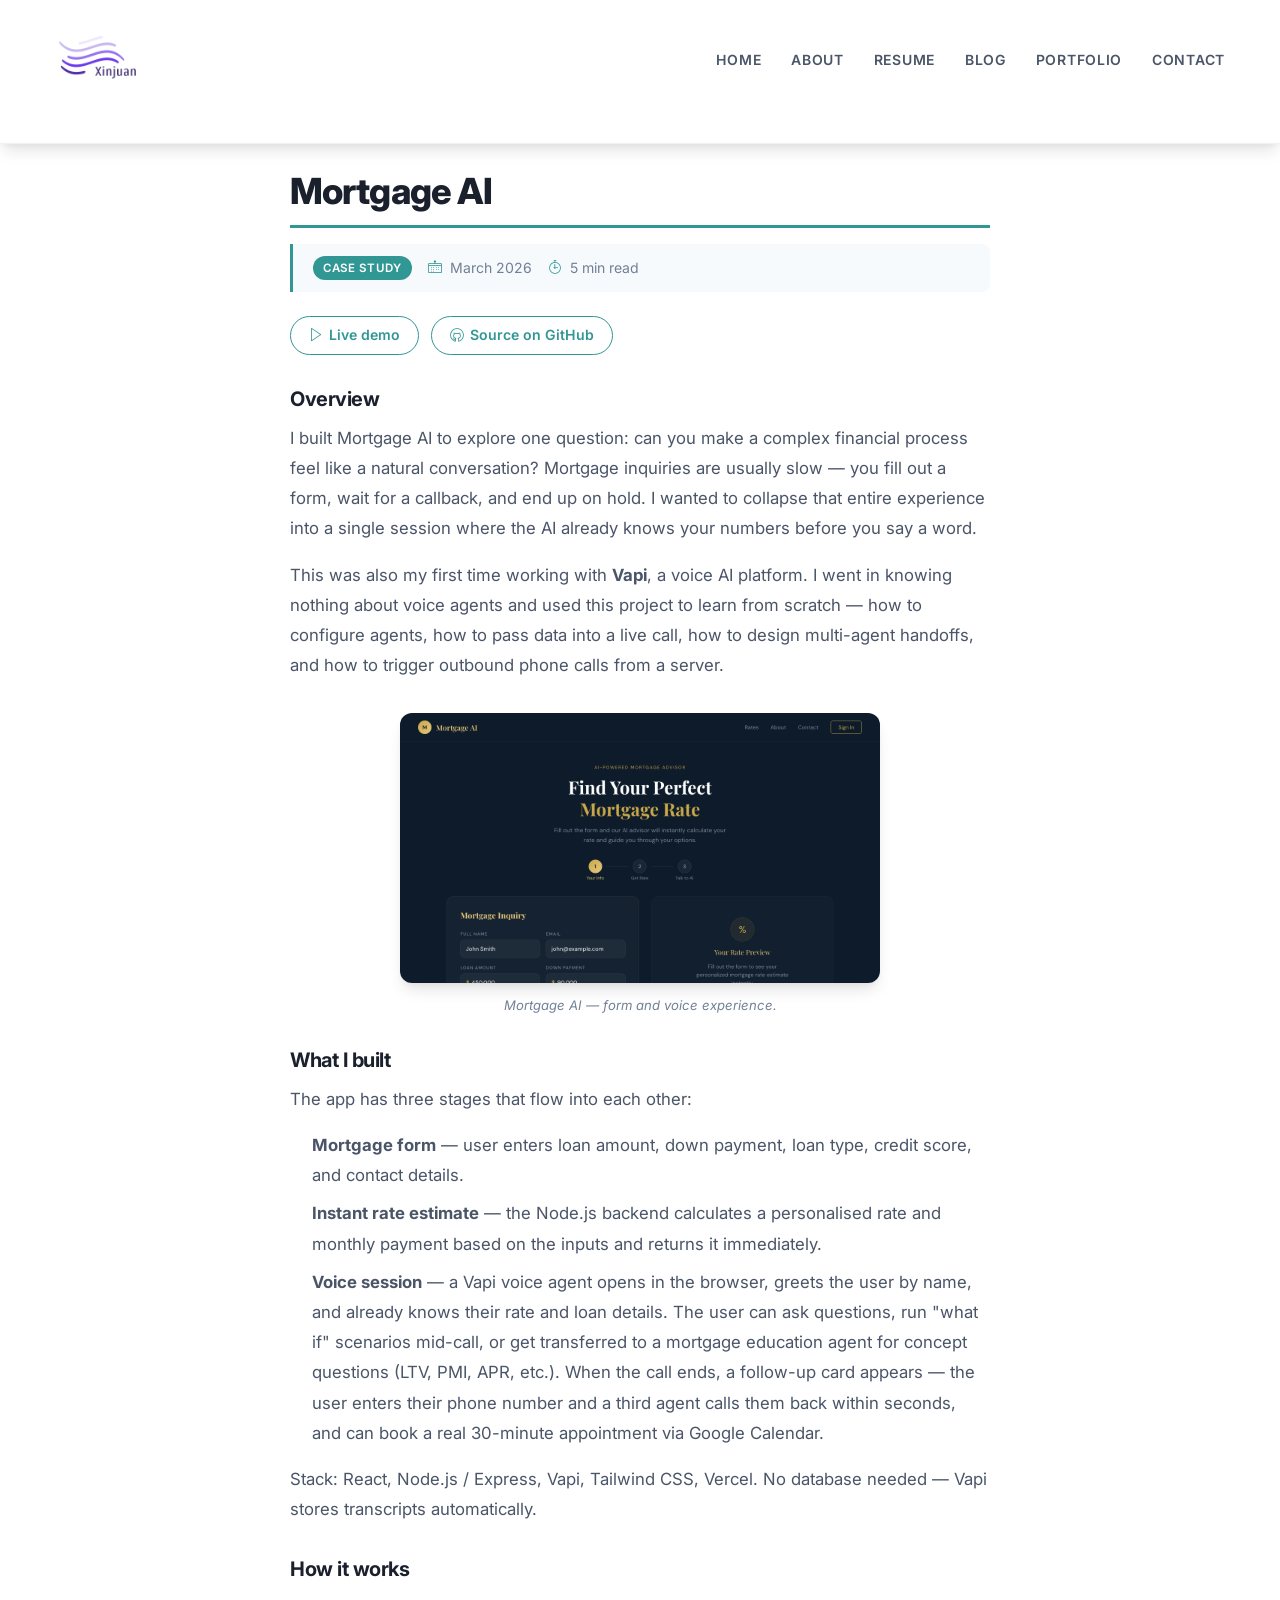
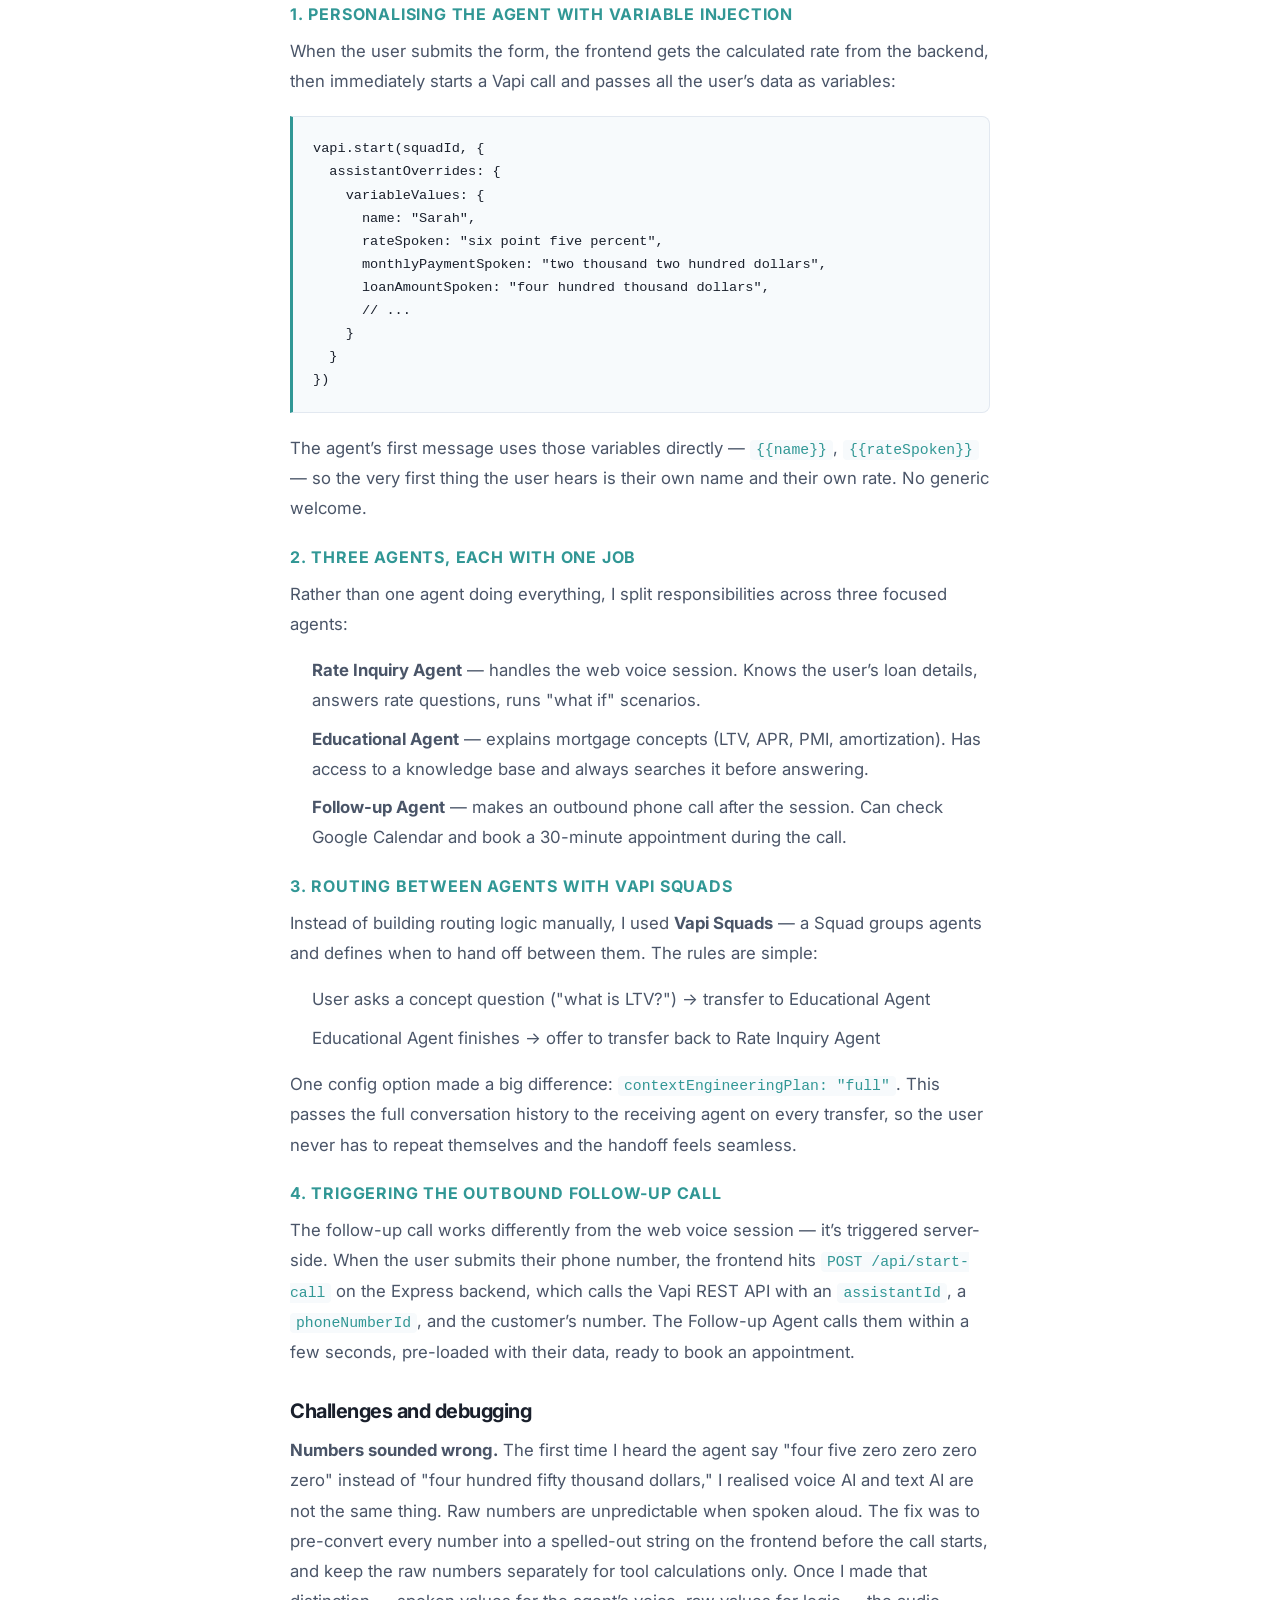
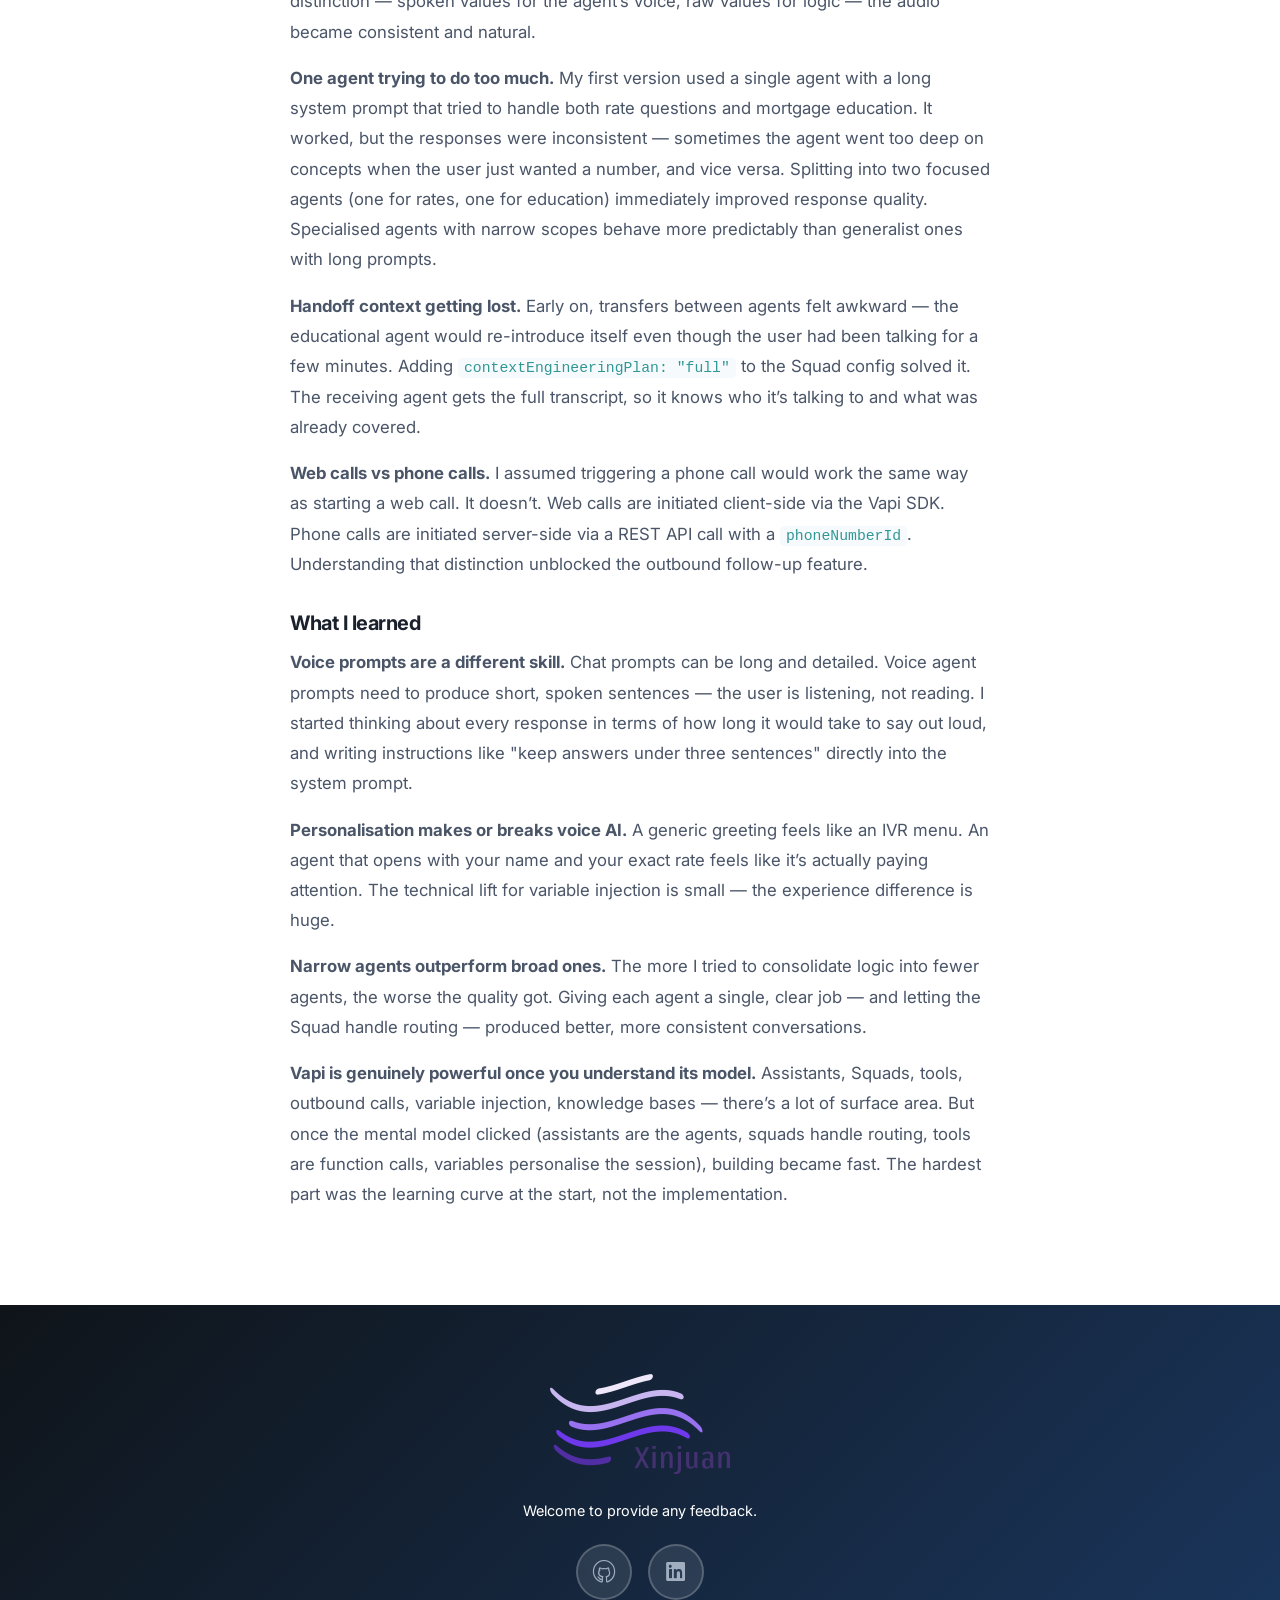
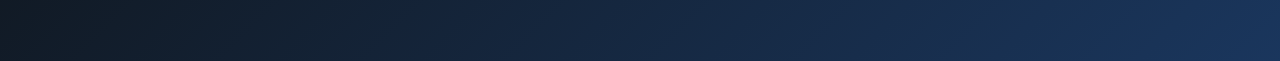
<file: blog/mortgage-ai.html>
<!DOCTYPE html>
<html lang="en">
  <head>
    <meta charset="utf-8" />
    <meta name="viewport" content="width=device-width, initial-scale=1, shrink-to-fit=no" />
    <title>Mortgage AI | Xinjuan Deng</title>
    <link rel="shortcut icon" href="../assets/images/mylogo.png" type="image/png" />
    <link rel="stylesheet" href="../assets/css/bootstrap.min.css" />
    <link rel="stylesheet" href="../assets/css/LineIcons.css" />
    <link rel="stylesheet" href="../assets/css/default.css" />
    <link rel="stylesheet" href="../assets/css/style.css" />
  </head>
  <body>
    <header class="header-area">
      <div class="navigation fixed-top">
        <div class="container">
          <div class="row">
            <div class="col-lg-12">
              <nav class="navbar navbar-expand-lg">
                <a class="navbar-brand" href="../index.html">
                  <img src="../assets/images/mylogo.png" alt="Logo" style="height: 2.5em" />
                </a>
                <button class="navbar-toggler" type="button" data-toggle="collapse" data-target="#navbarSupportedContent" aria-controls="navbarSupportedContent" aria-expanded="false" aria-label="Toggle navigation">
                  <span class="toggler-icon"></span>
                  <span class="toggler-icon"></span>
                  <span class="toggler-icon"></span>
                </button>
                <div class="collapse navbar-collapse" id="navbarSupportedContent">
                  <ul class="navbar-nav ml-auto">
                    <li class="nav-item"><a href="../index.html#home">Home</a></li>
                    <li class="nav-item"><a href="../index.html#about">About</a></li>
                    <li class="nav-item"><a href="../index.html#call-to-action">Resume</a></li>
                    <li class="nav-item"><a href="../index.html#blog">Blog</a></li>
                    <li class="nav-item"><a href="../index.html#work">Portfolio</a></li>
                    <li class="nav-item"><a href="../index.html#contact">Contact</a></li>
                  </ul>
                </div>
              </nav>
            </div>
          </div>
        </div>
      </div>
    </header>

    <main class="single-blog-page pt-120 pb-80 post-style-featured">
      <div class="container">
        <nav class="blog-breadcrumb">
          <a href="../index.html#work"><i class="lni-arrow-left"></i> Back to Portfolio</a>
        </nav>
        <article class="single-blog-post">
          <div class="post-inner">
            <h1 class="blog-title">Mortgage AI</h1>
            <div class="post-meta-bar">
              <span class="meta-category">Case study</span>
              <span class="meta-item"><i class="lni-calendar"></i> March 2026</span>
              <span class="meta-item"><i class="lni-timer"></i> 5 min read</span>
            </div>
            <div class="post-body">
              <div class="post-links">
                <a href="https://mortgage-ai-uwex.vercel.app/" target="_blank" rel="noopener noreferrer"><i class="lni-play"></i> Live demo</a>
                <a href="https://github.com/dengxinjuan/mortgage-ai" target="_blank" rel="noopener noreferrer"><i class="lni-github"></i> Source on GitHub</a>
              </div>

              <h2>Overview</h2>
              <p>
                I built Mortgage AI to explore one question: can you make a complex financial process feel like a natural conversation? Mortgage inquiries are usually slow — you fill out a form, wait for a callback, and end up on hold. I wanted to collapse that entire experience into a single session where the AI already knows your numbers before you say a word.
              </p>
              <p>
                This was also my first time working with <strong>Vapi</strong>, a voice AI platform. I went in knowing nothing about voice agents and used this project to learn from scratch — how to configure agents, how to pass data into a live call, how to design multi-agent handoffs, and how to trigger outbound phone calls from a server.
              </p>

              <figure class="post-figure">
                <img src="../assets/images/work/mortgage-ai.png" alt="Mortgage AI application screenshot" />
                <figcaption>Mortgage AI — form and voice experience.</figcaption>
              </figure>

              <h2>What I built</h2>
              <p>The app has three stages that flow into each other:</p>
              <ol>
                <li><strong>Mortgage form</strong> — user enters loan amount, down payment, loan type, credit score, and contact details.</li>
                <li><strong>Instant rate estimate</strong> — the Node.js backend calculates a personalised rate and monthly payment based on the inputs and returns it immediately.</li>
                <li><strong>Voice session</strong> — a Vapi voice agent opens in the browser, greets the user by name, and already knows their rate and loan details. The user can ask questions, run "what if" scenarios mid-call, or get transferred to a mortgage education agent for concept questions (LTV, PMI, APR, etc.). When the call ends, a follow-up card appears — the user enters their phone number and a third agent calls them back within seconds, and can book a real 30-minute appointment via Google Calendar.</li>
              </ol>
              <p>Stack: React, Node.js / Express, Vapi, Tailwind CSS, Vercel. No database needed — Vapi stores transcripts automatically.</p>

              <h2>How it works</h2>

              <h3>1. Personalising the agent with variable injection</h3>
              <p>
                When the user submits the form, the frontend gets the calculated rate from the backend, then immediately starts a Vapi call and passes all the user’s data as variables:
              </p>
              <pre><code>vapi.start(squadId, {
  assistantOverrides: {
    variableValues: {
      name: "Sarah",
      rateSpoken: "six point five percent",
      monthlyPaymentSpoken: "two thousand two hundred dollars",
      loanAmountSpoken: "four hundred thousand dollars",
      // ...
    }
  }
})</code></pre>
              <p>
                The agent’s first message uses those variables directly — <code>&#123;&#123;name&#125;&#125;</code>, <code>&#123;&#123;rateSpoken&#125;&#125;</code> — so the very first thing the user hears is their own name and their own rate. No generic welcome.
              </p>

              <h3>2. Three agents, each with one job</h3>
              <p>Rather than one agent doing everything, I split responsibilities across three focused agents:</p>
              <ul>
                <li><strong>Rate Inquiry Agent</strong> — handles the web voice session. Knows the user’s loan details, answers rate questions, runs "what if" scenarios.</li>
                <li><strong>Educational Agent</strong> — explains mortgage concepts (LTV, APR, PMI, amortization). Has access to a knowledge base and always searches it before answering.</li>
                <li><strong>Follow-up Agent</strong> — makes an outbound phone call after the session. Can check Google Calendar and book a 30-minute appointment during the call.</li>
              </ul>

              <h3>3. Routing between agents with Vapi Squads</h3>
              <p>
                Instead of building routing logic manually, I used <strong>Vapi Squads</strong> — a Squad groups agents and defines when to hand off between them. The rules are simple:
              </p>
              <ul>
                <li>User asks a concept question ("what is LTV?") → transfer to Educational Agent</li>
                <li>Educational Agent finishes → offer to transfer back to Rate Inquiry Agent</li>
              </ul>
              <p>
                One config option made a big difference: <code>contextEngineeringPlan: "full"</code>. This passes the full conversation history to the receiving agent on every transfer, so the user never has to repeat themselves and the handoff feels seamless.
              </p>

              <h3>4. Triggering the outbound follow-up call</h3>
              <p>
                The follow-up call works differently from the web voice session — it’s triggered server-side. When the user submits their phone number, the frontend hits <code>POST /api/start-call</code> on the Express backend, which calls the Vapi REST API with an <code>assistantId</code>, a <code>phoneNumberId</code>, and the customer’s number. The Follow-up Agent calls them within a few seconds, pre-loaded with their data, ready to book an appointment.
              </p>

              <h2>Challenges and debugging</h2>
              <p>
                <strong>Numbers sounded wrong.</strong> The first time I heard the agent say "four five zero zero zero zero" instead of "four hundred fifty thousand dollars," I realised voice AI and text AI are not the same thing. Raw numbers are unpredictable when spoken aloud. The fix was to pre-convert every number into a spelled-out string on the frontend before the call starts, and keep the raw numbers separately for tool calculations only. Once I made that distinction — spoken values for the agent’s voice, raw values for logic — the audio became consistent and natural.
              </p>
              <p>
                <strong>One agent trying to do too much.</strong> My first version used a single agent with a long system prompt that tried to handle both rate questions and mortgage education. It worked, but the responses were inconsistent — sometimes the agent went too deep on concepts when the user just wanted a number, and vice versa. Splitting into two focused agents (one for rates, one for education) immediately improved response quality. Specialised agents with narrow scopes behave more predictably than generalist ones with long prompts.
              </p>
              <p>
                <strong>Handoff context getting lost.</strong> Early on, transfers between agents felt awkward — the educational agent would re-introduce itself even though the user had been talking for a few minutes. Adding <code>contextEngineeringPlan: "full"</code> to the Squad config solved it. The receiving agent gets the full transcript, so it knows who it’s talking to and what was already covered.
              </p>
              <p>
                <strong>Web calls vs phone calls.</strong> I assumed triggering a phone call would work the same way as starting a web call. It doesn’t. Web calls are initiated client-side via the Vapi SDK. Phone calls are initiated server-side via a REST API call with a <code>phoneNumberId</code>. Understanding that distinction unblocked the outbound follow-up feature.
              </p>

              <h2>What I learned</h2>
              <p>
                <strong>Voice prompts are a different skill.</strong> Chat prompts can be long and detailed. Voice agent prompts need to produce short, spoken sentences — the user is listening, not reading. I started thinking about every response in terms of how long it would take to say out loud, and writing instructions like "keep answers under three sentences" directly into the system prompt.
              </p>
              <p>
                <strong>Personalisation makes or breaks voice AI.</strong> A generic greeting feels like an IVR menu. An agent that opens with your name and your exact rate feels like it’s actually paying attention. The technical lift for variable injection is small — the experience difference is huge.
              </p>
              <p>
                <strong>Narrow agents outperform broad ones.</strong> The more I tried to consolidate logic into fewer agents, the worse the quality got. Giving each agent a single, clear job — and letting the Squad handle routing — produced better, more consistent conversations.
              </p>
              <p>
                <strong>Vapi is genuinely powerful once you understand its model.</strong> Assistants, Squads, tools, outbound calls, variable injection, knowledge bases — there’s a lot of surface area. But once the mental model clicked (assistants are the agents, squads handle routing, tools are function calls, variables personalise the session), building became fast. The hardest part was the learning curve at the start, not the implementation.
              </p>
            </div>
          </div>
        </article>
      </div>
    </main>

    <footer class="footer-area">
      <div class="footer-widget pt-60 pb-40">
        <div class="container">
          <div class="row justify-content-center">
            <div class="col-lg-8">
              <div class="footer-content text-center">
                <a href="../index.html"><img src="../assets/images/mylogo.png" alt="Logo" /></a>
                <p class="mt-15">Welcome to provide any feedback.</p>
                <ul>
                  <li><a href="https://github.com/dengxinjuan" target="_blank"><i class="lni-github"></i></a></li>
                  <li><a href="https://www.linkedin.com/in/xinjuandeng/" target="_blank"><i class="lni-linkedin-original"></i></a></li>
                </ul>
              </div>
            </div>
          </div>
        </div>
      </div>
    </footer>

    <a href="#" class="back-to-top"><i class="lni-chevron-up"></i></a>
    <script src="../assets/js/vendor/jquery-1.12.4.min.js"></script>
    <script src="../assets/js/bootstrap.min.js"></script>
    <script src="../assets/js/popper.min.js"></script>
    <script src="../assets/js/scrolling-nav.js"></script>
    <script src="../assets/js/jquery.easing.min.js"></script>
    <script src="../assets/js/main.js"></script>
  </body>
</html>
</file>
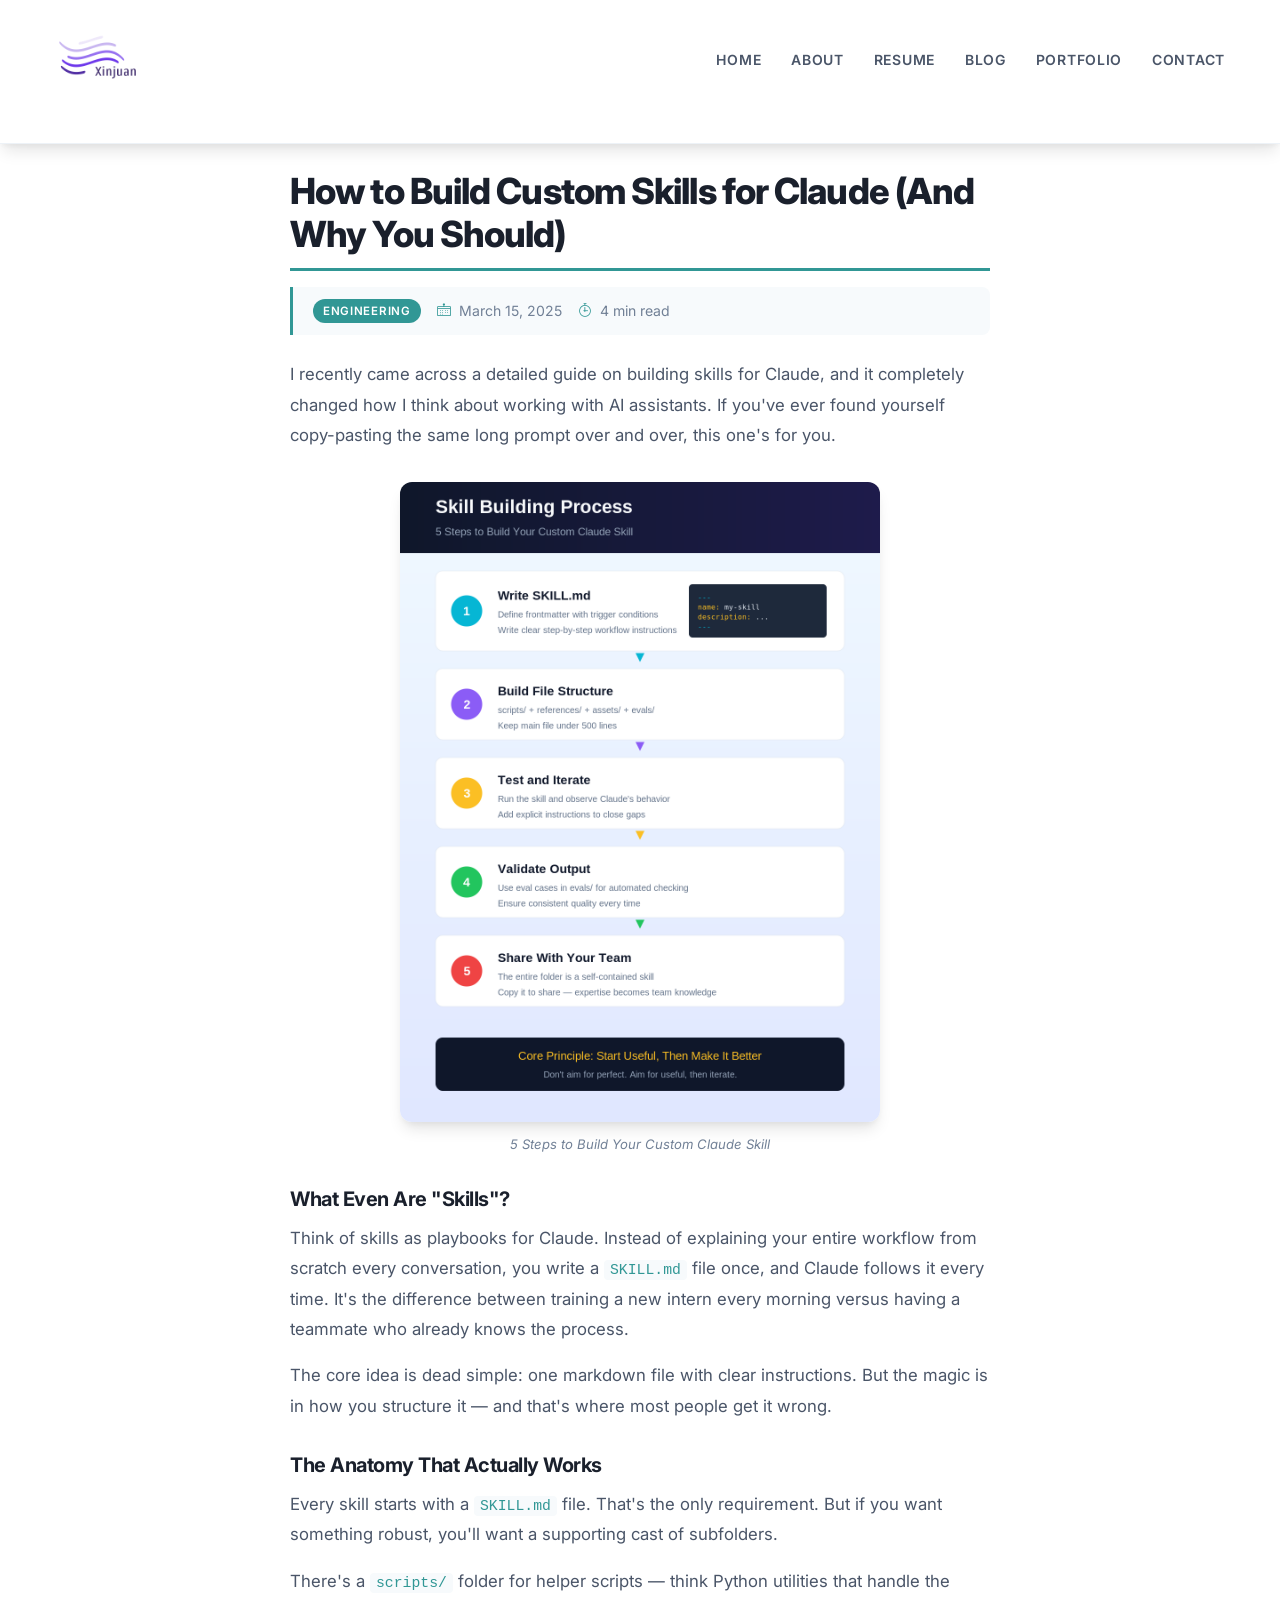
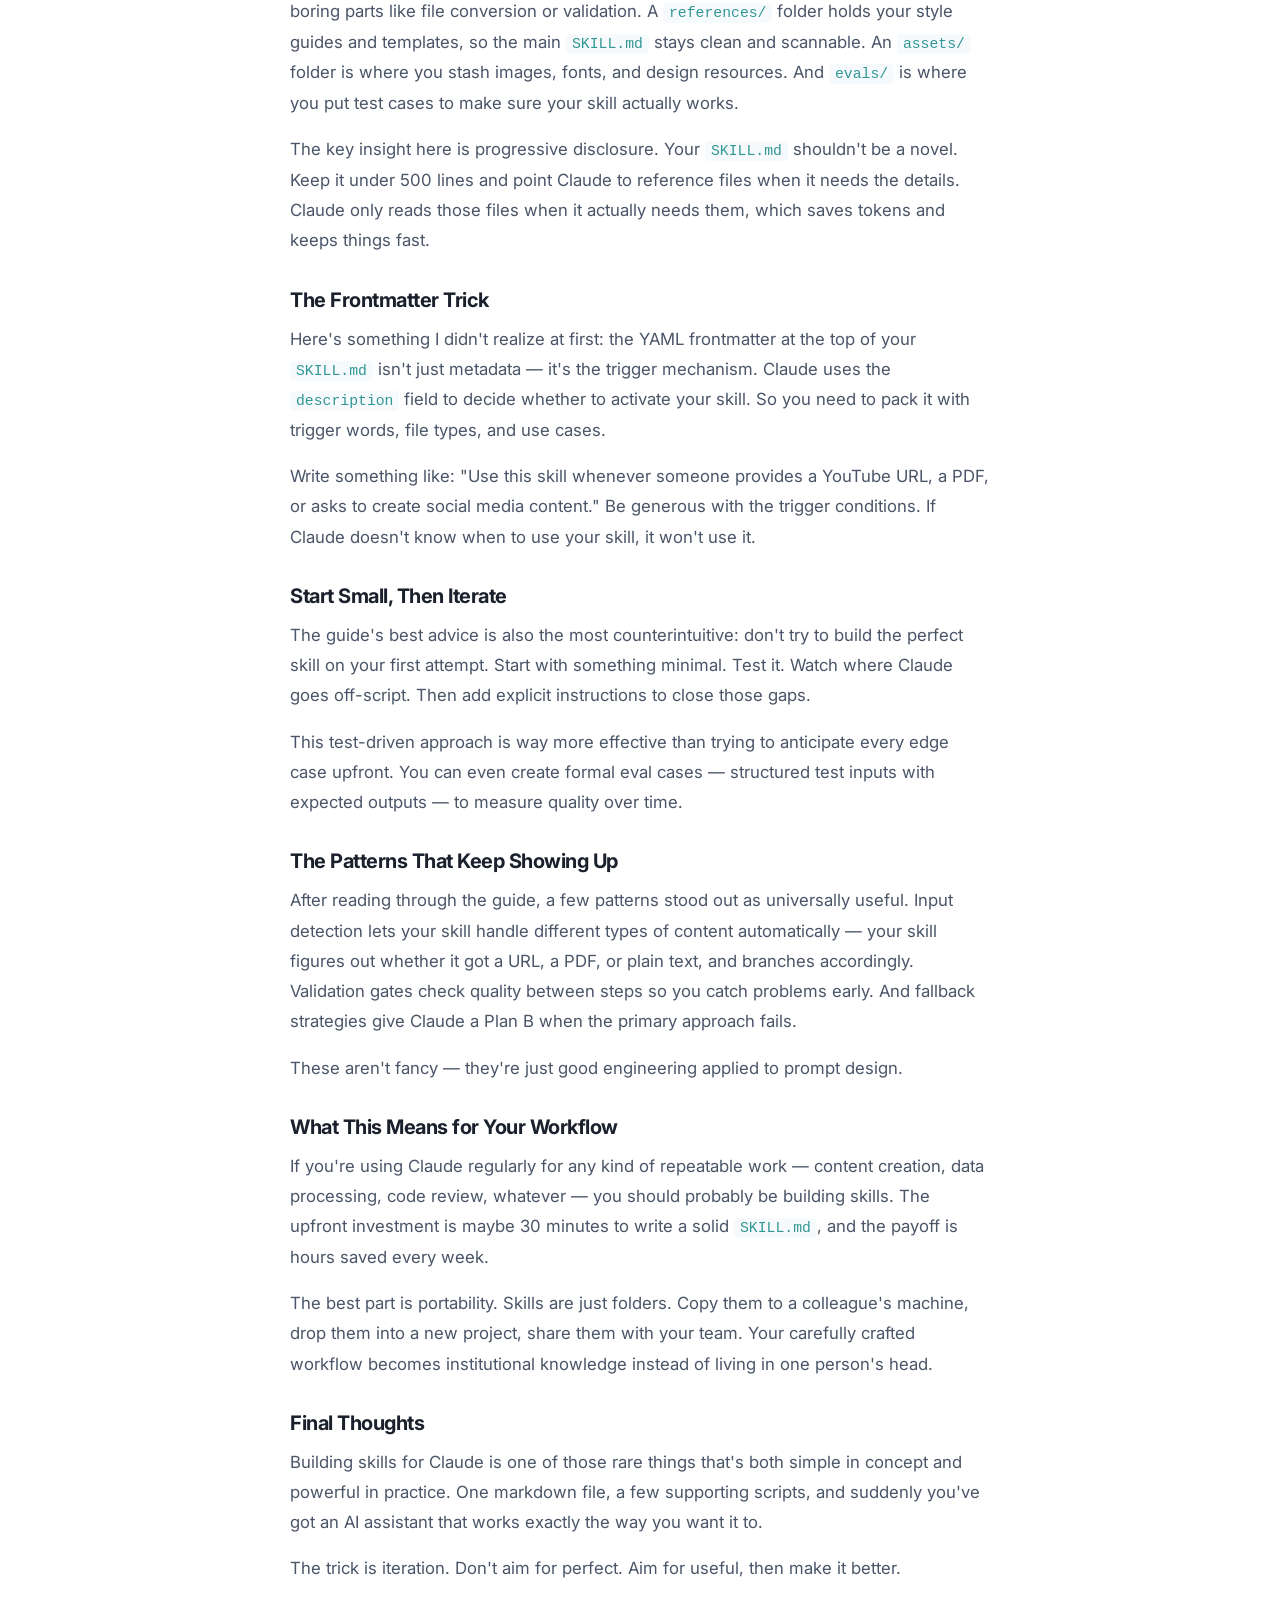
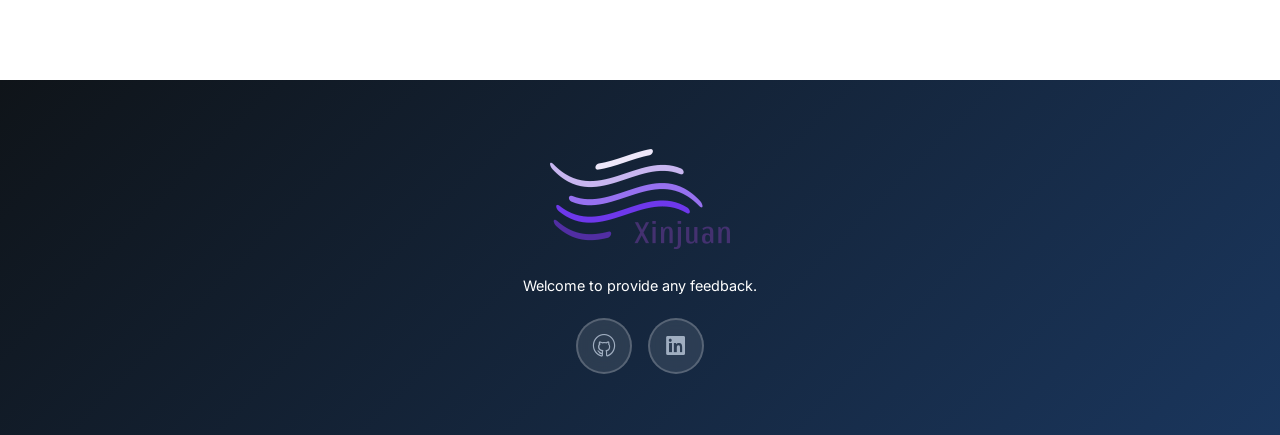
<file: blog/post-1.html>
<!DOCTYPE html>
<html lang="en">
  <head>
    <meta charset="utf-8" />
    <meta name="viewport" content="width=device-width, initial-scale=1, shrink-to-fit=no" />
    <title>How to Build Custom Skills for Claude | Xinjuan Deng</title>
    <link rel="shortcut icon" href="../assets/images/mylogo.png" type="image/png" />
    <link rel="stylesheet" href="../assets/css/bootstrap.min.css" />
    <link rel="stylesheet" href="../assets/css/LineIcons.css" />
    <link rel="stylesheet" href="../assets/css/default.css" />
    <link rel="stylesheet" href="../assets/css/style.css" />
  </head>
  <body>
    <header class="header-area">
      <div class="navigation fixed-top">
        <div class="container">
          <div class="row">
            <div class="col-lg-12">
              <nav class="navbar navbar-expand-lg">
                <a class="navbar-brand" href="../index.html">
                  <img src="../assets/images/mylogo.png" alt="Logo" style="height: 2.5em" />
                </a>
                <button class="navbar-toggler" type="button" data-toggle="collapse" data-target="#navbarSupportedContent" aria-controls="navbarSupportedContent" aria-expanded="false" aria-label="Toggle navigation">
                  <span class="toggler-icon"></span>
                  <span class="toggler-icon"></span>
                  <span class="toggler-icon"></span>
                </button>
                <div class="collapse navbar-collapse" id="navbarSupportedContent">
                  <ul class="navbar-nav ml-auto">
                    <li class="nav-item"><a href="../index.html#home">Home</a></li>
                    <li class="nav-item"><a href="../index.html#about">About</a></li>
                    <li class="nav-item"><a href="../index.html#call-to-action">Resume</a></li>
                    <li class="nav-item"><a href="../index.html#blog">Blog</a></li>
                    <li class="nav-item"><a href="../index.html#work">Portfolio</a></li>
                    <li class="nav-item"><a href="../index.html#contact">Contact</a></li>
                  </ul>
                </div>
              </nav>
            </div>
          </div>
        </div>
      </div>
    </header>

    <main class="single-blog-page pt-120 pb-80 post-style-featured">
      <div class="container">
        <nav class="blog-breadcrumb">
          <a href="../index.html#blog"><i class="lni-arrow-left"></i> Back to Blog</a>
        </nav>
        <article class="single-blog-post">
          <div class="post-inner">
            <h1 class="blog-title">How to Build Custom Skills for Claude (And Why You Should)</h1>
            <div class="post-meta-bar">
              <span class="meta-category">Engineering</span>
              <span class="meta-item"><i class="lni-calendar"></i> March 15, 2025</span>
              <span class="meta-item"><i class="lni-timer"></i> 4 min read</span>
            </div>
            <div class="post-body">
              <p>I recently came across a detailed guide on building skills for Claude, and it completely changed how I think about working with AI assistants. If you've ever found yourself copy-pasting the same long prompt over and over, this one's for you.</p>
              <figure class="post-figure">
                <img src="../assets/images/blog/claude-skills-infographic.png" alt="5 Steps to Build Your Custom Claude Skill" />
                <figcaption>5 Steps to Build Your Custom Claude Skill</figcaption>
              </figure>

              <h2>What Even Are "Skills"?</h2>
              <p>Think of skills as playbooks for Claude. Instead of explaining your entire workflow from scratch every conversation, you write a <code>SKILL.md</code> file once, and Claude follows it every time. It's the difference between training a new intern every morning versus having a teammate who already knows the process.</p>
              <p>The core idea is dead simple: one markdown file with clear instructions. But the magic is in how you structure it — and that's where most people get it wrong.</p>

              <h2>The Anatomy That Actually Works</h2>
              <p>Every skill starts with a <code>SKILL.md</code> file. That's the only requirement. But if you want something robust, you'll want a supporting cast of subfolders.</p>
              <p>There's a <code>scripts/</code> folder for helper scripts — think Python utilities that handle the boring parts like file conversion or validation. A <code>references/</code> folder holds your style guides and templates, so the main <code>SKILL.md</code> stays clean and scannable. An <code>assets/</code> folder is where you stash images, fonts, and design resources. And <code>evals/</code> is where you put test cases to make sure your skill actually works.</p>
              <p>The key insight here is progressive disclosure. Your <code>SKILL.md</code> shouldn't be a novel. Keep it under 500 lines and point Claude to reference files when it needs the details. Claude only reads those files when it actually needs them, which saves tokens and keeps things fast.</p>

              <h2>The Frontmatter Trick</h2>
              <p>Here's something I didn't realize at first: the YAML frontmatter at the top of your <code>SKILL.md</code> isn't just metadata — it's the trigger mechanism. Claude uses the <code>description</code> field to decide whether to activate your skill. So you need to pack it with trigger words, file types, and use cases.</p>
              <p>Write something like: "Use this skill whenever someone provides a YouTube URL, a PDF, or asks to create social media content." Be generous with the trigger conditions. If Claude doesn't know when to use your skill, it won't use it.</p>

              <h2>Start Small, Then Iterate</h2>
              <p>The guide's best advice is also the most counterintuitive: don't try to build the perfect skill on your first attempt. Start with something minimal. Test it. Watch where Claude goes off-script. Then add explicit instructions to close those gaps.</p>
              <p>This test-driven approach is way more effective than trying to anticipate every edge case upfront. You can even create formal eval cases — structured test inputs with expected outputs — to measure quality over time.</p>

              <h2>The Patterns That Keep Showing Up</h2>
              <p>After reading through the guide, a few patterns stood out as universally useful. Input detection lets your skill handle different types of content automatically — your skill figures out whether it got a URL, a PDF, or plain text, and branches accordingly. Validation gates check quality between steps so you catch problems early. And fallback strategies give Claude a Plan B when the primary approach fails.</p>
              <p>These aren't fancy — they're just good engineering applied to prompt design.</p>

              <h2>What This Means for Your Workflow</h2>
              <p>If you're using Claude regularly for any kind of repeatable work — content creation, data processing, code review, whatever — you should probably be building skills. The upfront investment is maybe 30 minutes to write a solid <code>SKILL.md</code>, and the payoff is hours saved every week.</p>
              <p>The best part is portability. Skills are just folders. Copy them to a colleague's machine, drop them into a new project, share them with your team. Your carefully crafted workflow becomes institutional knowledge instead of living in one person's head.</p>

              <h2>Final Thoughts</h2>
              <p>Building skills for Claude is one of those rare things that's both simple in concept and powerful in practice. One markdown file, a few supporting scripts, and suddenly you've got an AI assistant that works exactly the way you want it to.</p>
              <p>The trick is iteration. Don't aim for perfect. Aim for useful, then make it better.</p>
            </div>
          </div>
        </article>
      </div>
    </main>

    <footer class="footer-area">
      <div class="footer-widget pt-60 pb-40">
        <div class="container">
          <div class="row justify-content-center">
            <div class="col-lg-8">
              <div class="footer-content text-center">
                <a href="../index.html"><img src="../assets/images/mylogo.png" alt="Logo" /></a>
                <p class="mt-15">Welcome to provide any feedback.</p>
                <ul>
                  <li><a href="https://github.com/dengxinjuan" target="_blank"><i class="lni-github"></i></a></li>
                  <li><a href="https://www.linkedin.com/in/xinjuandeng/" target="_blank"><i class="lni-linkedin-original"></i></a></li>
                </ul>
              </div>
            </div>
          </div>
        </div>
      </div>
    </footer>

    <a href="#" class="back-to-top"><i class="lni-chevron-up"></i></a>
    <script src="../assets/js/vendor/jquery-1.12.4.min.js"></script>
    <script src="../assets/js/bootstrap.min.js"></script>
    <script src="../assets/js/popper.min.js"></script>
    <script src="../assets/js/scrolling-nav.js"></script>
    <script src="../assets/js/jquery.easing.min.js"></script>
    <script src="../assets/js/main.js"></script>
  </body>
</html>
</file>
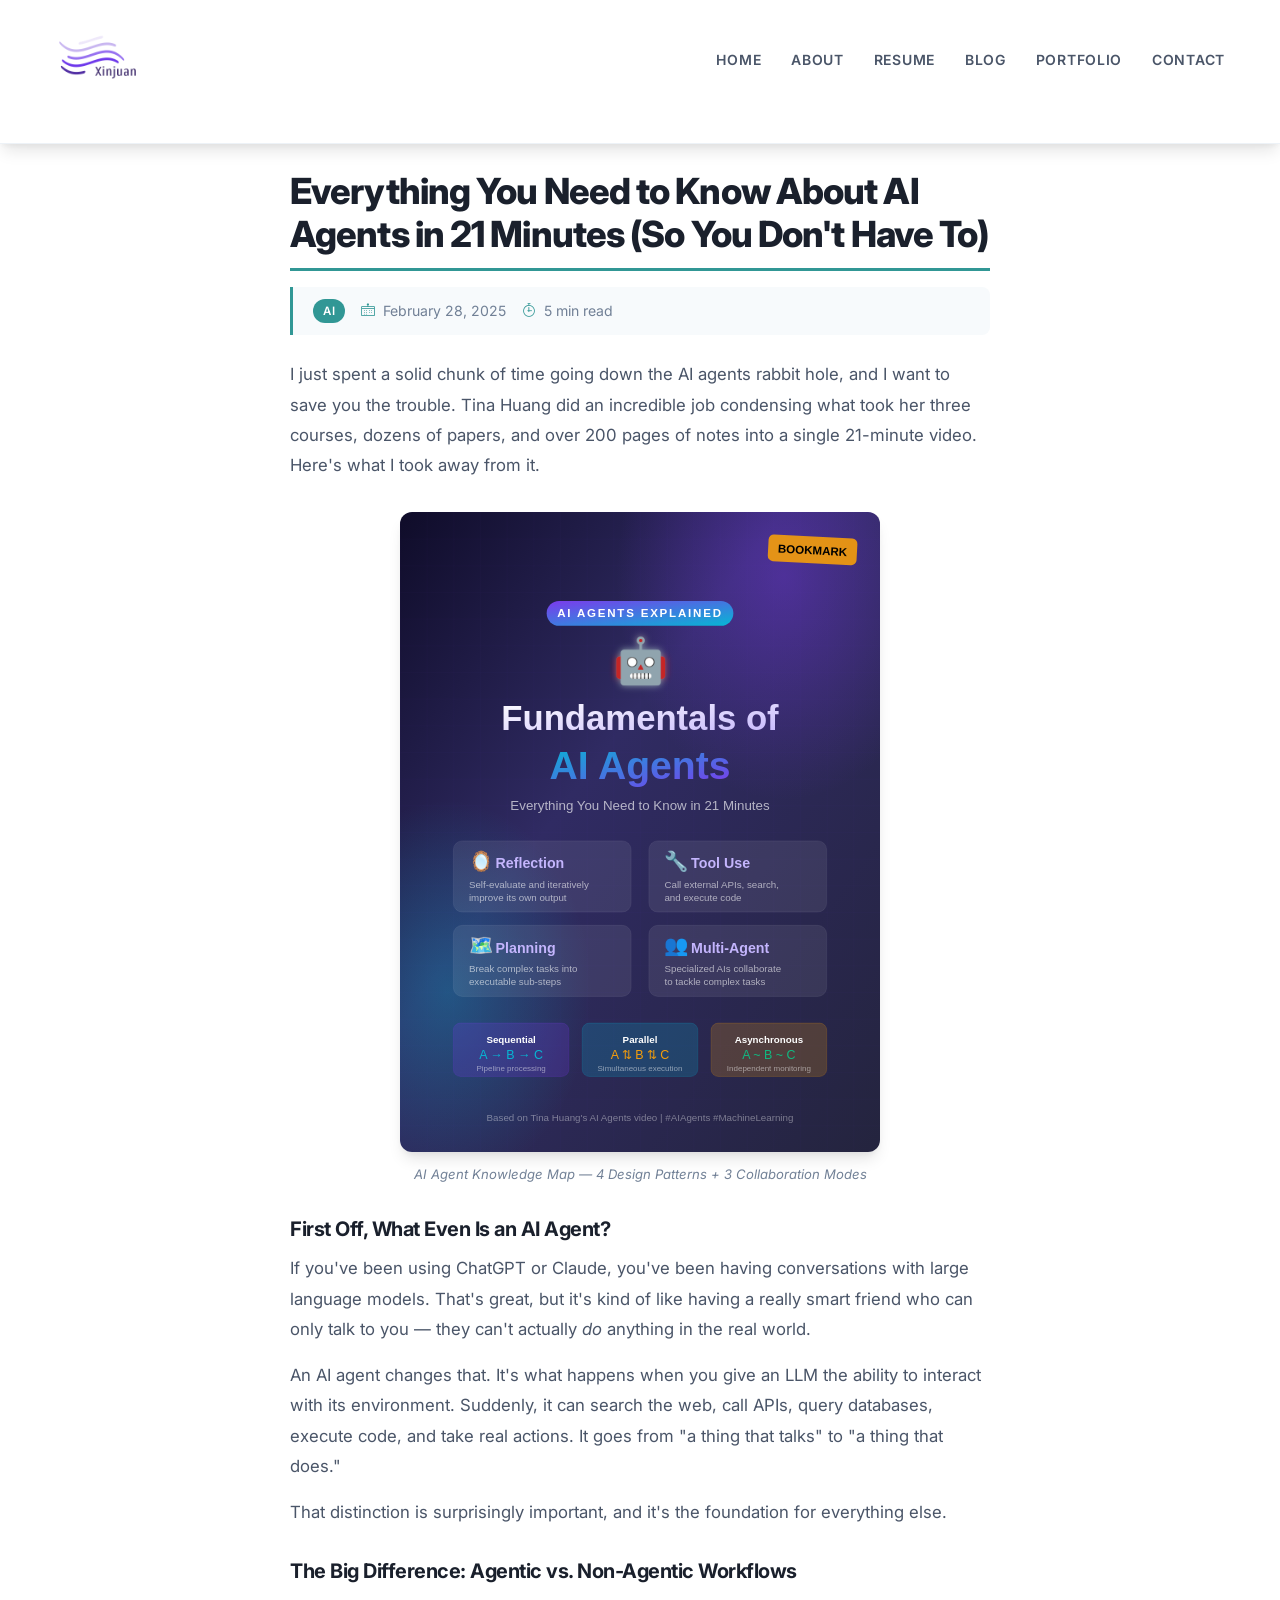
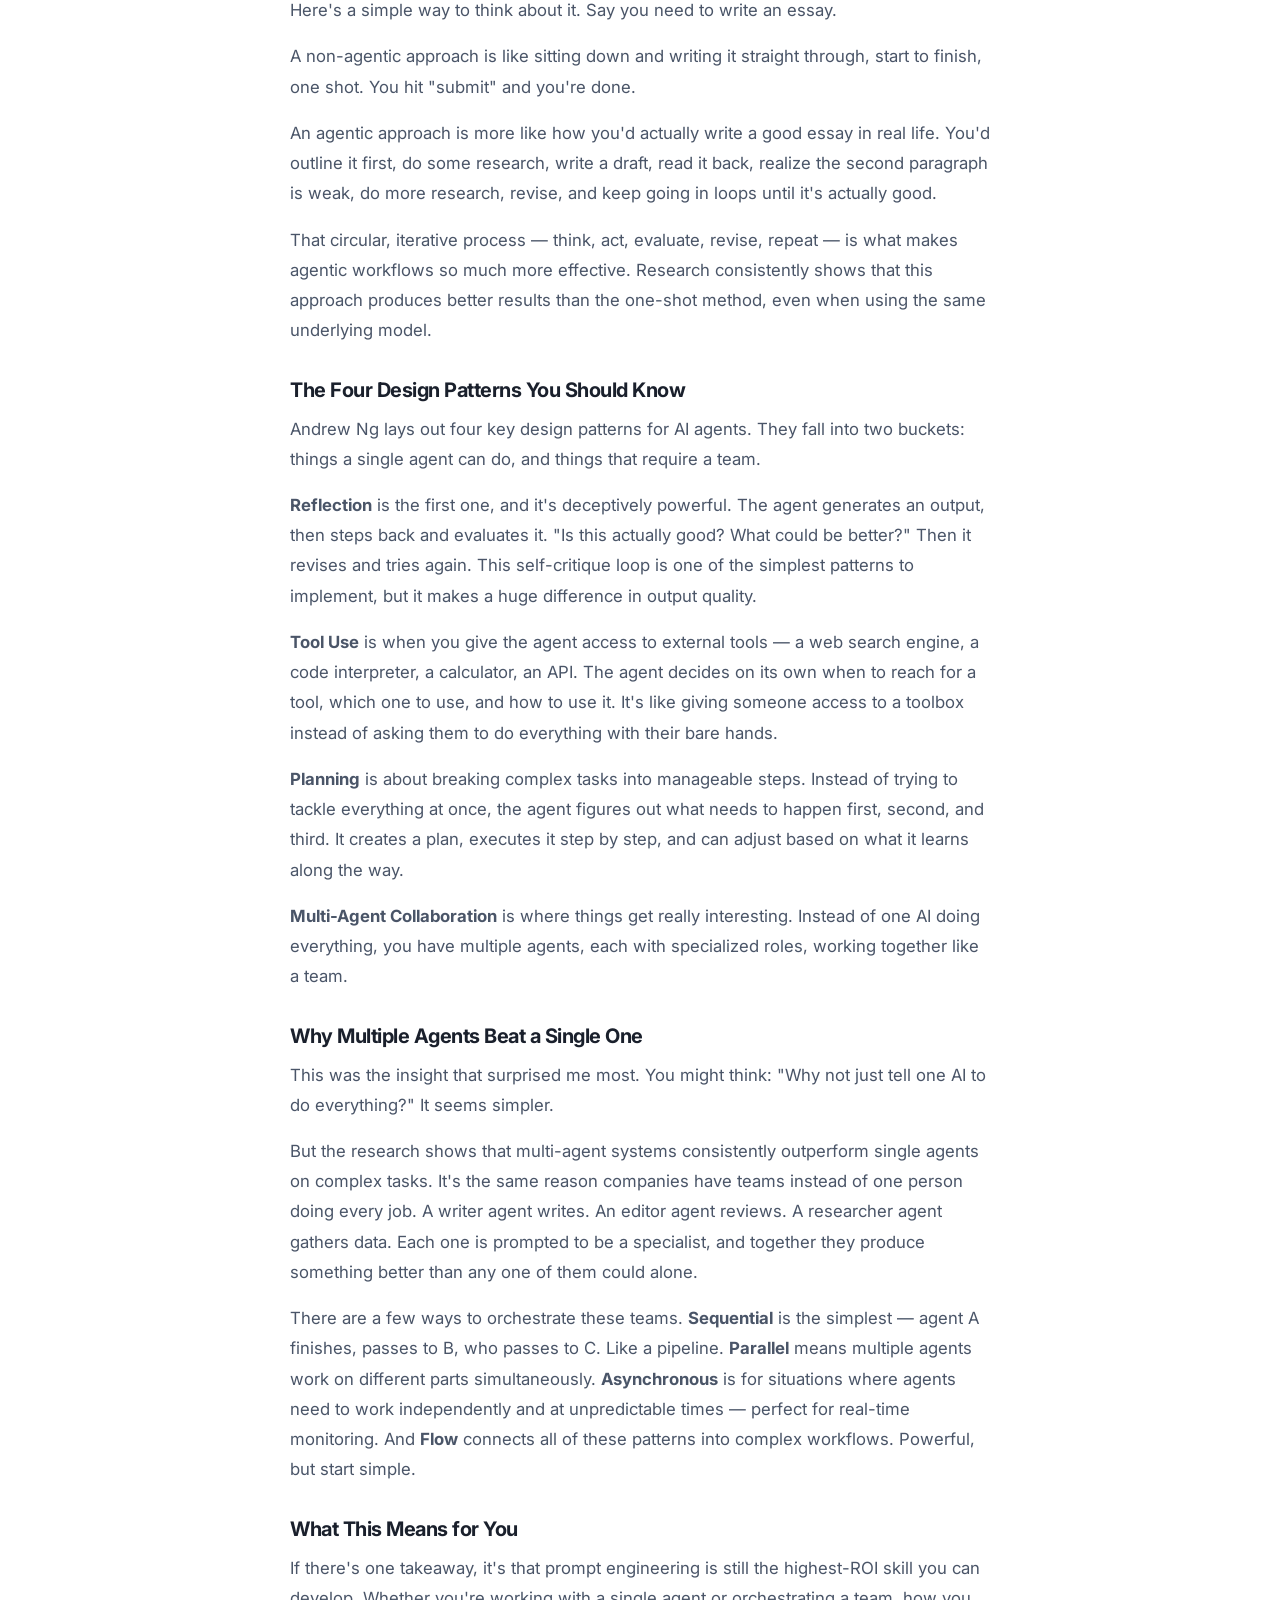
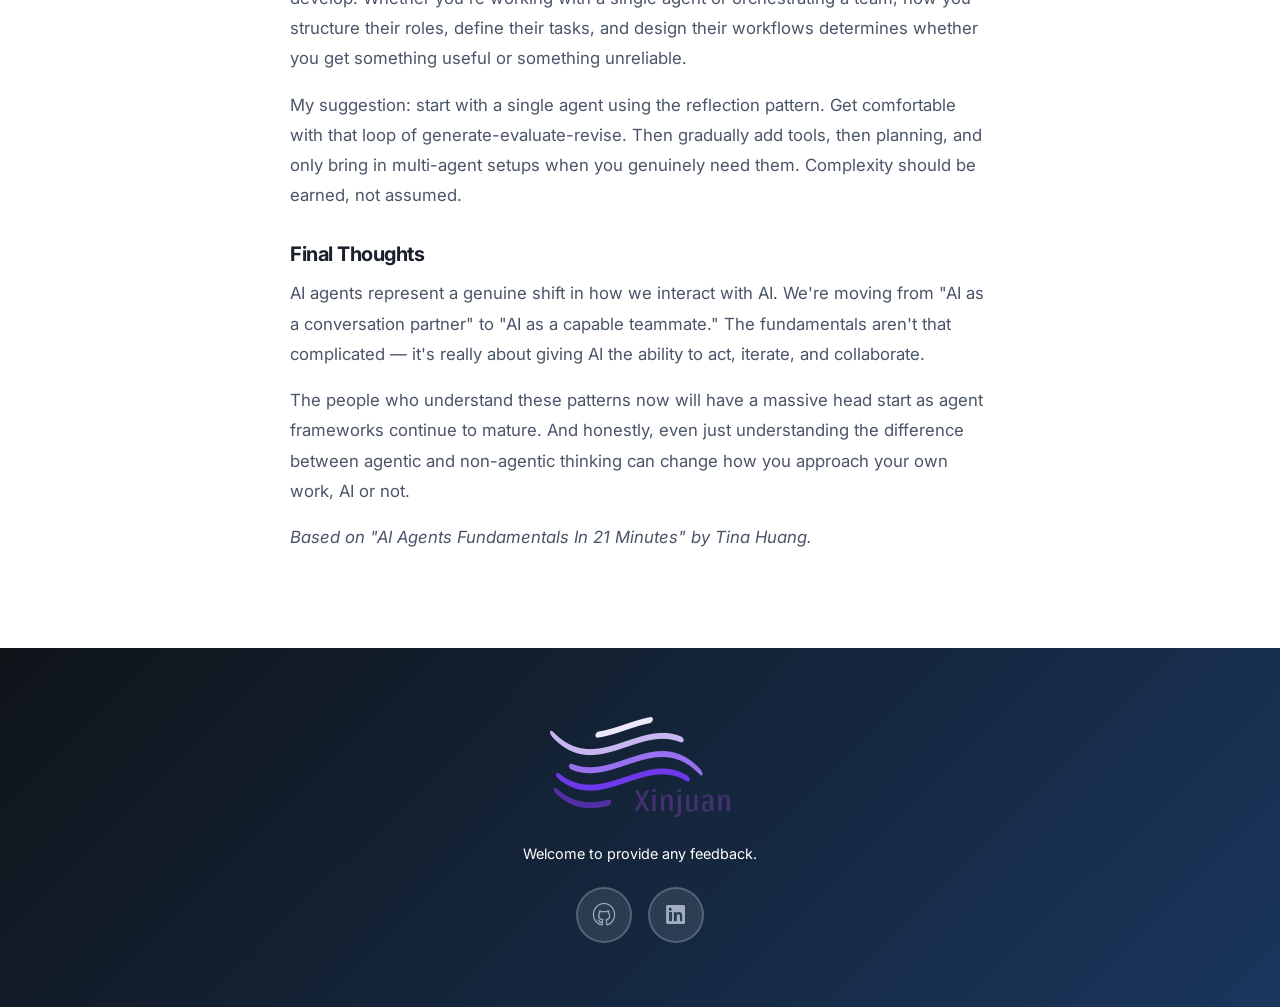
<file: blog/post-2.html>
<!DOCTYPE html>
<html lang="en">
  <head>
    <meta charset="utf-8" />
    <meta name="viewport" content="width=device-width, initial-scale=1, shrink-to-fit=no" />
    <title>Everything You Need to Know About AI Agents in 21 Minutes | Xinjuan Deng</title>
    <link rel="shortcut icon" href="../assets/images/mylogo.png" type="image/png" />
    <link rel="stylesheet" href="../assets/css/bootstrap.min.css" />
    <link rel="stylesheet" href="../assets/css/LineIcons.css" />
    <link rel="stylesheet" href="../assets/css/default.css" />
    <link rel="stylesheet" href="../assets/css/style.css" />
  </head>
  <body>
    <header class="header-area">
      <div class="navigation fixed-top">
        <div class="container">
          <div class="row">
            <div class="col-lg-12">
              <nav class="navbar navbar-expand-lg">
                <a class="navbar-brand" href="../index.html">
                  <img src="../assets/images/mylogo.png" alt="Logo" style="height: 2.5em" />
                </a>
                <button class="navbar-toggler" type="button" data-toggle="collapse" data-target="#navbarSupportedContent" aria-controls="navbarSupportedContent" aria-expanded="false" aria-label="Toggle navigation">
                  <span class="toggler-icon"></span>
                  <span class="toggler-icon"></span>
                  <span class="toggler-icon"></span>
                </button>
                <div class="collapse navbar-collapse" id="navbarSupportedContent">
                  <ul class="navbar-nav ml-auto">
                    <li class="nav-item"><a href="../index.html#home">Home</a></li>
                    <li class="nav-item"><a href="../index.html#about">About</a></li>
                    <li class="nav-item"><a href="../index.html#call-to-action">Resume</a></li>
                    <li class="nav-item"><a href="../index.html#blog">Blog</a></li>
                    <li class="nav-item"><a href="../index.html#work">Portfolio</a></li>
                    <li class="nav-item"><a href="../index.html#contact">Contact</a></li>
                  </ul>
                </div>
              </nav>
            </div>
          </div>
        </div>
      </div>
    </header>

    <main class="single-blog-page pt-120 pb-80 post-style-featured">
      <div class="container">
        <nav class="blog-breadcrumb">
          <a href="../index.html#blog"><i class="lni-arrow-left"></i> Back to Blog</a>
        </nav>
        <article class="single-blog-post">
          <div class="post-inner">
            <h1 class="blog-title">Everything You Need to Know About AI Agents in 21 Minutes (So You Don't Have To)</h1>
            <div class="post-meta-bar">
              <span class="meta-category">AI</span>
              <span class="meta-item"><i class="lni-calendar"></i> February 28, 2025</span>
              <span class="meta-item"><i class="lni-timer"></i> 5 min read</span>
            </div>
            <div class="post-body">
              <p>I just spent a solid chunk of time going down the AI agents rabbit hole, and I want to save you the trouble. Tina Huang did an incredible job condensing what took her three courses, dozens of papers, and over 200 pages of notes into a single 21-minute video. Here's what I took away from it.</p>

              <figure class="post-figure">
                <img src="../assets/images/blog/ai-agents-cover.svg" alt="AI Agent Knowledge Map — 4 Design Patterns + 3 Collaboration Modes" />
                <figcaption>AI Agent Knowledge Map — 4 Design Patterns + 3 Collaboration Modes</figcaption>
              </figure>

              <h2>First Off, What Even Is an AI Agent?</h2>
              <p>If you've been using ChatGPT or Claude, you've been having conversations with large language models. That's great, but it's kind of like having a really smart friend who can only talk to you — they can't actually <em>do</em> anything in the real world.</p>
              <p>An AI agent changes that. It's what happens when you give an LLM the ability to interact with its environment. Suddenly, it can search the web, call APIs, query databases, execute code, and take real actions. It goes from "a thing that talks" to "a thing that does."</p>
              <p>That distinction is surprisingly important, and it's the foundation for everything else.</p>

              <h2>The Big Difference: Agentic vs. Non-Agentic Workflows</h2>
              <p>Here's a simple way to think about it. Say you need to write an essay.</p>
              <p>A non-agentic approach is like sitting down and writing it straight through, start to finish, one shot. You hit "submit" and you're done.</p>
              <p>An agentic approach is more like how you'd actually write a good essay in real life. You'd outline it first, do some research, write a draft, read it back, realize the second paragraph is weak, do more research, revise, and keep going in loops until it's actually good.</p>
              <p>That circular, iterative process — think, act, evaluate, revise, repeat — is what makes agentic workflows so much more effective. Research consistently shows that this approach produces better results than the one-shot method, even when using the same underlying model.</p>

              <h2>The Four Design Patterns You Should Know</h2>
              <p>Andrew Ng lays out four key design patterns for AI agents. They fall into two buckets: things a single agent can do, and things that require a team.</p>
              <p><strong>Reflection</strong> is the first one, and it's deceptively powerful. The agent generates an output, then steps back and evaluates it. "Is this actually good? What could be better?" Then it revises and tries again. This self-critique loop is one of the simplest patterns to implement, but it makes a huge difference in output quality.</p>
              <p><strong>Tool Use</strong> is when you give the agent access to external tools — a web search engine, a code interpreter, a calculator, an API. The agent decides on its own when to reach for a tool, which one to use, and how to use it. It's like giving someone access to a toolbox instead of asking them to do everything with their bare hands.</p>
              <p><strong>Planning</strong> is about breaking complex tasks into manageable steps. Instead of trying to tackle everything at once, the agent figures out what needs to happen first, second, and third. It creates a plan, executes it step by step, and can adjust based on what it learns along the way.</p>
              <p><strong>Multi-Agent Collaboration</strong> is where things get really interesting. Instead of one AI doing everything, you have multiple agents, each with specialized roles, working together like a team.</p>

              <h2>Why Multiple Agents Beat a Single One</h2>
              <p>This was the insight that surprised me most. You might think: "Why not just tell one AI to do everything?" It seems simpler.</p>
              <p>But the research shows that multi-agent systems consistently outperform single agents on complex tasks. It's the same reason companies have teams instead of one person doing every job. A writer agent writes. An editor agent reviews. A researcher agent gathers data. Each one is prompted to be a specialist, and together they produce something better than any one of them could alone.</p>
              <p>There are a few ways to orchestrate these teams. <strong>Sequential</strong> is the simplest — agent A finishes, passes to B, who passes to C. Like a pipeline. <strong>Parallel</strong> means multiple agents work on different parts simultaneously. <strong>Asynchronous</strong> is for situations where agents need to work independently and at unpredictable times — perfect for real-time monitoring. And <strong>Flow</strong> connects all of these patterns into complex workflows. Powerful, but start simple.</p>

              <h2>What This Means for You</h2>
              <p>If there's one takeaway, it's that prompt engineering is still the highest-ROI skill you can develop. Whether you're working with a single agent or orchestrating a team, how you structure their roles, define their tasks, and design their workflows determines whether you get something useful or something unreliable.</p>
              <p>My suggestion: start with a single agent using the reflection pattern. Get comfortable with that loop of generate-evaluate-revise. Then gradually add tools, then planning, and only bring in multi-agent setups when you genuinely need them. Complexity should be earned, not assumed.</p>

              <h2>Final Thoughts</h2>
              <p>AI agents represent a genuine shift in how we interact with AI. We're moving from "AI as a conversation partner" to "AI as a capable teammate." The fundamentals aren't that complicated — it's really about giving AI the ability to act, iterate, and collaborate.</p>
              <p>The people who understand these patterns now will have a massive head start as agent frameworks continue to mature. And honestly, even just understanding the difference between agentic and non-agentic thinking can change how you approach your own work, AI or not.</p>
              <p><em>Based on "AI Agents Fundamentals In 21 Minutes" by Tina Huang.</em></p>
            </div>
          </div>
        </article>
      </div>
    </main>

    <footer class="footer-area">
      <div class="footer-widget pt-60 pb-40">
        <div class="container">
          <div class="row justify-content-center">
            <div class="col-lg-8">
              <div class="footer-content text-center">
                <a href="../index.html"><img src="../assets/images/mylogo.png" alt="Logo" /></a>
                <p class="mt-15">Welcome to provide any feedback.</p>
                <ul>
                  <li><a href="https://github.com/dengxinjuan" target="_blank"><i class="lni-github"></i></a></li>
                  <li><a href="https://www.linkedin.com/in/xinjuandeng/" target="_blank"><i class="lni-linkedin-original"></i></a></li>
                </ul>
              </div>
            </div>
          </div>
        </div>
      </div>
    </footer>

    <a href="#" class="back-to-top"><i class="lni-chevron-up"></i></a>
    <script src="../assets/js/vendor/jquery-1.12.4.min.js"></script>
    <script src="../assets/js/bootstrap.min.js"></script>
    <script src="../assets/js/popper.min.js"></script>
    <script src="../assets/js/scrolling-nav.js"></script>
    <script src="../assets/js/jquery.easing.min.js"></script>
    <script src="../assets/js/main.js"></script>
  </body>
</html>
</file>
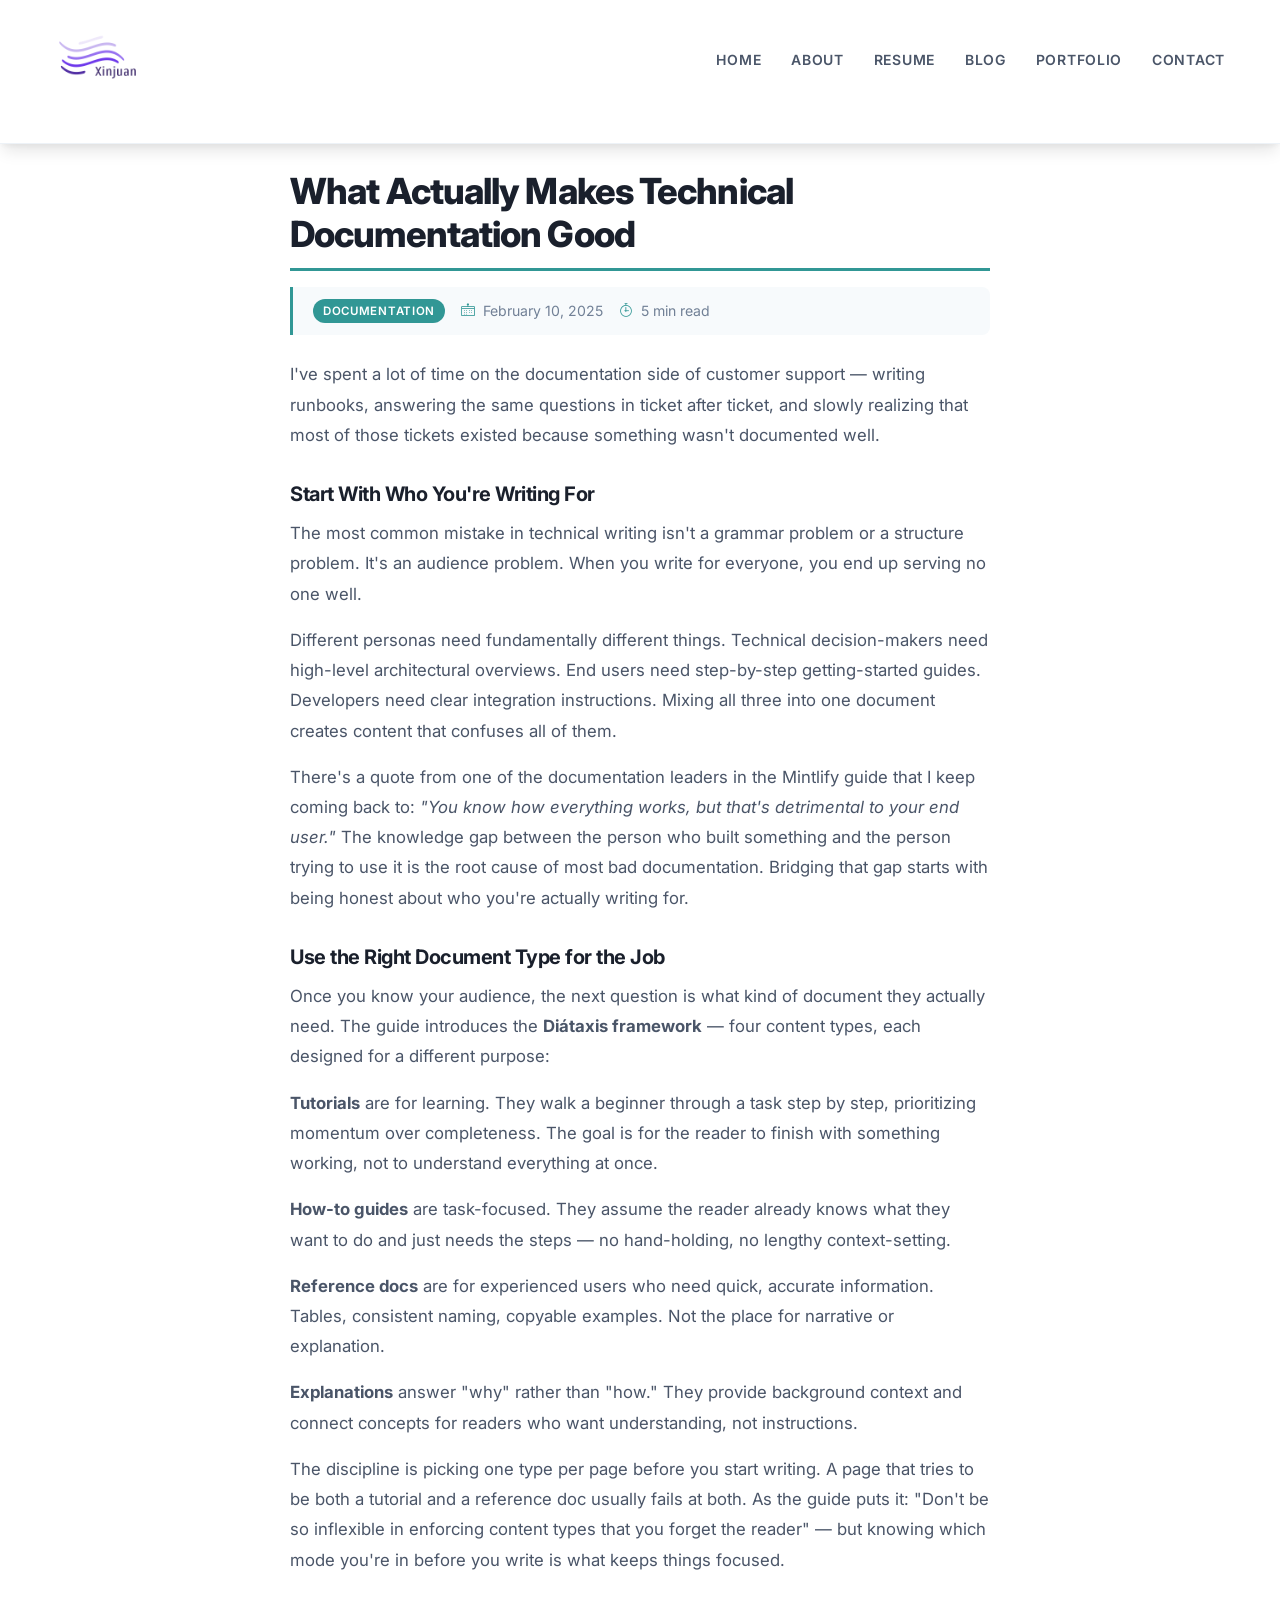
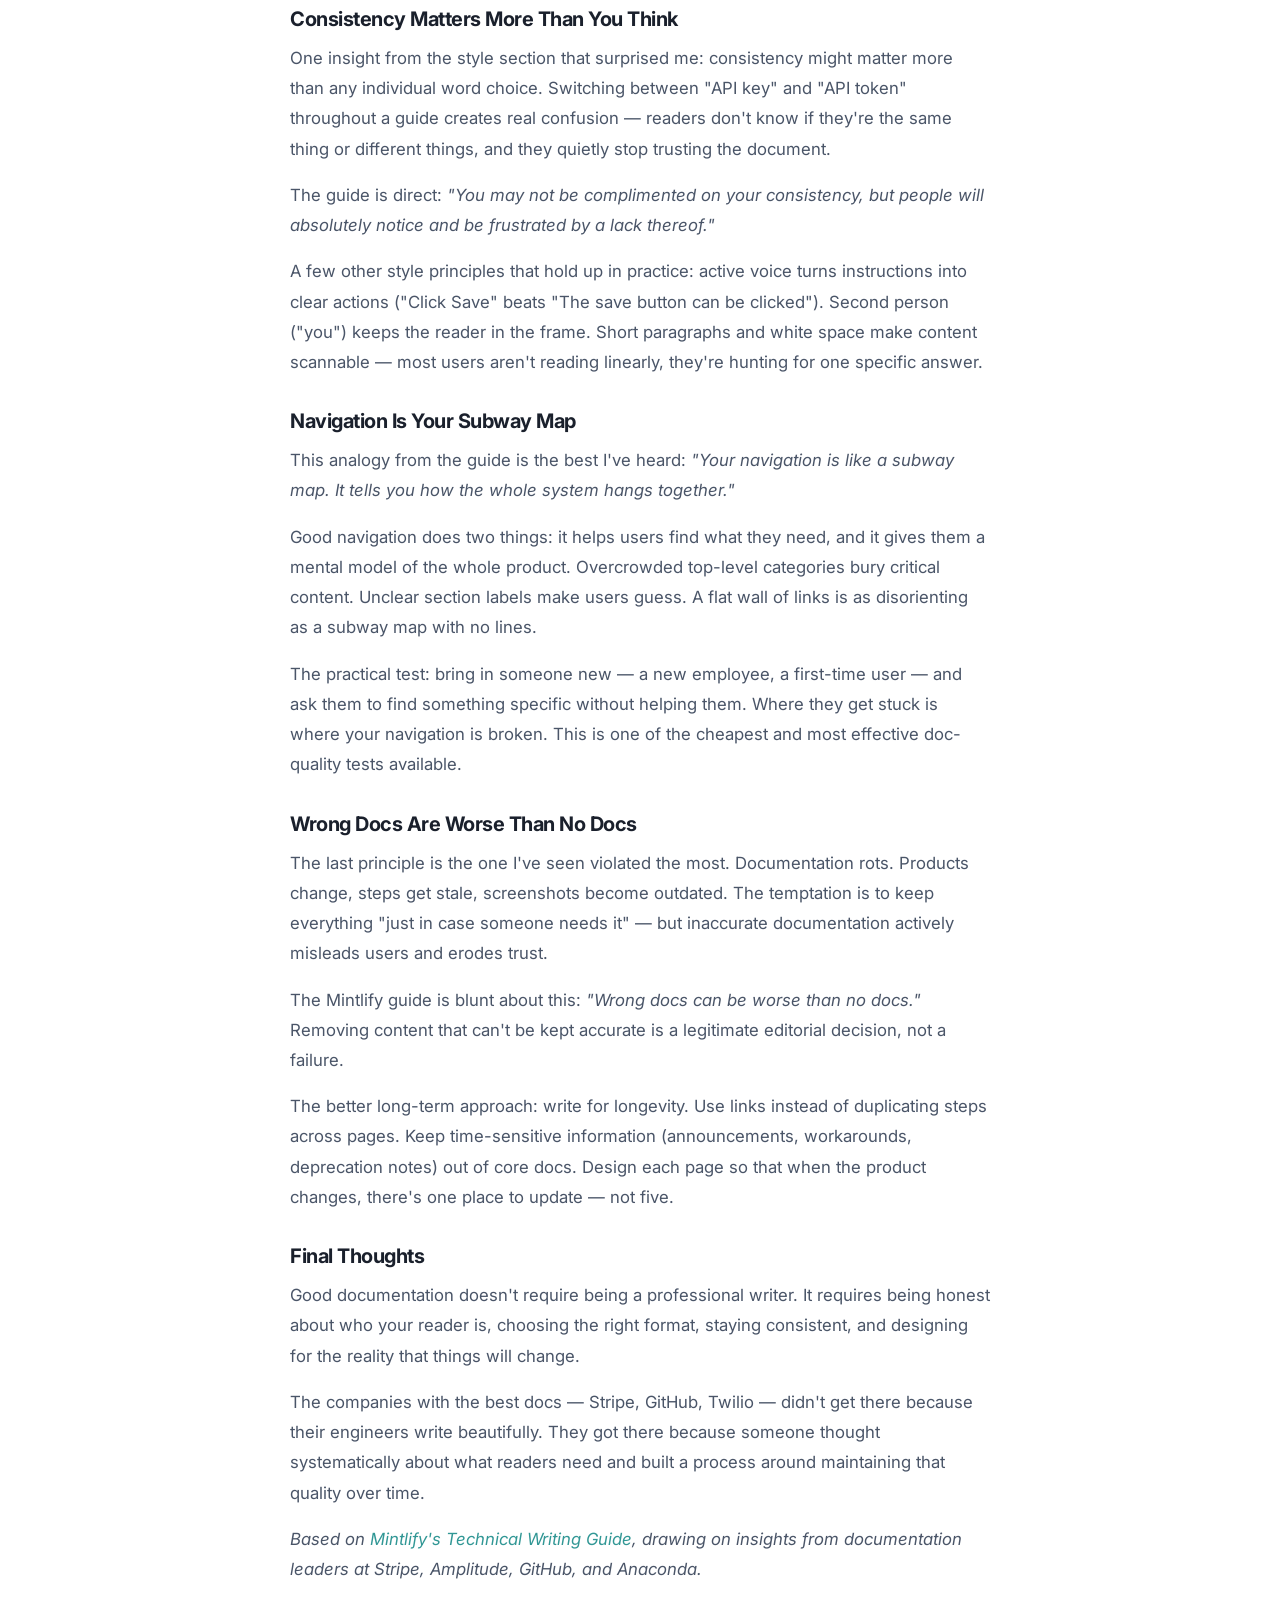
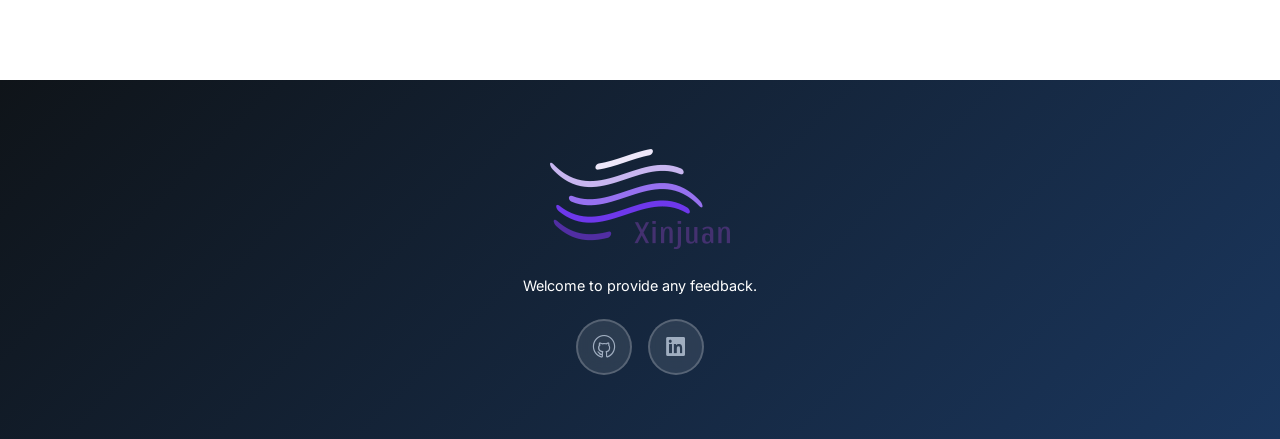
<file: blog/post-3.html>
<!DOCTYPE html>
<html lang="en">

<head>
  <meta charset="utf-8" />
  <meta name="viewport" content="width=device-width, initial-scale=1, shrink-to-fit=no" />
  <title>What Actually Makes Technical Documentation Good | Xinjuan Deng</title>
  <link rel="shortcut icon" href="../assets/images/mylogo.png" type="image/png" />
  <link rel="stylesheet" href="../assets/css/bootstrap.min.css" />
  <link rel="stylesheet" href="../assets/css/LineIcons.css" />
  <link rel="stylesheet" href="../assets/css/default.css" />
  <link rel="stylesheet" href="../assets/css/style.css" />
</head>

<body>
  <header class="header-area">
    <div class="navigation fixed-top">
      <div class="container">
        <div class="row">
          <div class="col-lg-12">
            <nav class="navbar navbar-expand-lg">
              <a class="navbar-brand" href="../index.html">
                <img src="../assets/images/mylogo.png" alt="Logo" style="height: 2.5em" />
              </a>
              <button class="navbar-toggler" type="button" data-toggle="collapse" data-target="#navbarSupportedContent"
                aria-controls="navbarSupportedContent" aria-expanded="false" aria-label="Toggle navigation">
                <span class="toggler-icon"></span>
                <span class="toggler-icon"></span>
                <span class="toggler-icon"></span>
              </button>
              <div class="collapse navbar-collapse" id="navbarSupportedContent">
                <ul class="navbar-nav ml-auto">
                  <li class="nav-item"><a href="../index.html#home">Home</a></li>
                  <li class="nav-item"><a href="../index.html#about">About</a></li>
                  <li class="nav-item"><a href="../index.html#call-to-action">Resume</a></li>
                  <li class="nav-item"><a href="../index.html#blog">Blog</a></li>
                  <li class="nav-item"><a href="../index.html#work">Portfolio</a></li>
                  <li class="nav-item"><a href="../index.html#contact">Contact</a></li>
                </ul>
              </div>
            </nav>
          </div>
        </div>
      </div>
    </div>
  </header>

  <main class="single-blog-page pt-120 pb-80 post-style-featured">
    <div class="container">
      <nav class="blog-breadcrumb">
        <a href="../index.html#blog"><i class="lni-arrow-left"></i> Back to Blog</a>
      </nav>
      <article class="single-blog-post">
        <div class="post-inner">
          <h1 class="blog-title">What Actually Makes Technical Documentation Good</h1>
          <div class="post-meta-bar">
            <span class="meta-category">Documentation</span>
            <span class="meta-item"><i class="lni-calendar"></i> February 10, 2025</span>
            <span class="meta-item"><i class="lni-timer"></i> 5 min read</span>
          </div>
          <div class="post-body">
            <p>I've spent a lot of time on the documentation side of customer support — writing runbooks, answering the
              same questions in ticket after ticket, and slowly realizing that most of those tickets existed because
              something wasn't documented well. </p>

            <h2>Start With Who You're Writing For</h2>
            <p>The most common mistake in technical writing isn't a grammar problem or a structure problem. It's an
              audience problem. When you write for everyone, you end up serving no one well.</p>
            <p>Different personas need fundamentally different things. Technical decision-makers need high-level
              architectural overviews. End users need step-by-step getting-started guides. Developers need clear
              integration instructions. Mixing all three into one document creates content that confuses all of them.
            </p>
            <p>There's a quote from one of the documentation leaders in the Mintlify guide that I keep coming back to:
              <em>"You know how everything works, but that's detrimental to your end user."</em> The knowledge gap
              between the person who built something and the person trying to use it is the root cause of most bad
              documentation. Bridging that gap starts with being honest about who you're actually writing for.</p>

            <h2>Use the Right Document Type for the Job</h2>
            <p>Once you know your audience, the next question is what kind of document they actually need. The guide
              introduces the <strong>Diátaxis framework</strong> — four content types, each designed for a different
              purpose:</p>
            <p><strong>Tutorials</strong> are for learning. They walk a beginner through a task step by step,
              prioritizing momentum over completeness. The goal is for the reader to finish with something working, not
              to understand everything at once.</p>
            <p><strong>How-to guides</strong> are task-focused. They assume the reader already knows what they want to
              do and just needs the steps — no hand-holding, no lengthy context-setting.</p>
            <p><strong>Reference docs</strong> are for experienced users who need quick, accurate information. Tables,
              consistent naming, copyable examples. Not the place for narrative or explanation.</p>
            <p><strong>Explanations</strong> answer "why" rather than "how." They provide background context and connect
              concepts for readers who want understanding, not instructions.</p>
            <p>The discipline is picking one type per page before you start writing. A page that tries to be both a
              tutorial and a reference doc usually fails at both. As the guide puts it: "Don't be so inflexible in
              enforcing content types that you forget the reader" — but knowing which mode you're in before you write is
              what keeps things focused.</p>

            <h2>Consistency Matters More Than You Think</h2>
            <p>One insight from the style section that surprised me: consistency might matter more than any individual
              word choice. Switching between "API key" and "API token" throughout a guide creates real confusion —
              readers don't know if they're the same thing or different things, and they quietly stop trusting the
              document.</p>
            <p>The guide is direct: <em>"You may not be complimented on your consistency, but people will absolutely
                notice and be frustrated by a lack thereof."</em></p>
            <p>A few other style principles that hold up in practice: active voice turns instructions into clear actions
              ("Click Save" beats "The save button can be clicked"). Second person ("you") keeps the reader in the
              frame. Short paragraphs and white space make content scannable — most users aren't reading linearly,
              they're hunting for one specific answer.</p>

            <h2>Navigation Is Your Subway Map</h2>
            <p>This analogy from the guide is the best I've heard: <em>"Your navigation is like a subway map. It tells
                you how the whole system hangs together."</em></p>
            <p>Good navigation does two things: it helps users find what they need, and it gives them a mental model of
              the whole product. Overcrowded top-level categories bury critical content. Unclear section labels make
              users guess. A flat wall of links is as disorienting as a subway map with no lines.</p>
            <p>The practical test: bring in someone new — a new employee, a first-time user — and ask them to find
              something specific without helping them. Where they get stuck is where your navigation is broken. This is
              one of the cheapest and most effective doc-quality tests available.</p>

            <h2>Wrong Docs Are Worse Than No Docs</h2>
            <p>The last principle is the one I've seen violated the most. Documentation rots. Products change, steps get
              stale, screenshots become outdated. The temptation is to keep everything "just in case someone needs it" —
              but inaccurate documentation actively misleads users and erodes trust.</p>
            <p>The Mintlify guide is blunt about this: <em>"Wrong docs can be worse than no docs."</em> Removing content
              that can't be kept accurate is a legitimate editorial decision, not a failure.</p>
            <p>The better long-term approach: write for longevity. Use links instead of duplicating steps across pages.
              Keep time-sensitive information (announcements, workarounds, deprecation notes) out of core docs. Design
              each page so that when the product changes, there's one place to update — not five.</p>

            <h2>Final Thoughts</h2>
            <p>Good documentation doesn't require being a professional writer. It requires being honest about who your
              reader is, choosing the right format, staying consistent, and designing for the reality that things will
              change.</p>
            <p>The companies with the best docs — Stripe, GitHub, Twilio — didn't get there because their engineers
              write beautifully. They got there because someone thought systematically about what readers need and built
              a process around maintaining that quality over time.</p>
            <p><em>Based on <a href="https://www.mintlify.com/guides/introduction" target="_blank"
                  rel="noopener">Mintlify's Technical Writing Guide</a>, drawing on insights from documentation leaders
                at Stripe, Amplitude, GitHub, and Anaconda.</em></p>
          </div>
        </div>
      </article>
    </div>
  </main>

  <footer class="footer-area">
    <div class="footer-widget pt-60 pb-40">
      <div class="container">
        <div class="row justify-content-center">
          <div class="col-lg-8">
            <div class="footer-content text-center">
              <a href="../index.html"><img src="../assets/images/mylogo.png" alt="Logo" /></a>
              <p class="mt-15">Welcome to provide any feedback.</p>
              <ul>
                <li><a href="https://github.com/dengxinjuan" target="_blank"><i class="lni-github"></i></a></li>
                <li><a href="https://www.linkedin.com/in/xinjuandeng/" target="_blank"><i
                      class="lni-linkedin-original"></i></a></li>
              </ul>
            </div>
          </div>
        </div>
      </div>
    </div>
  </footer>

  <a href="#" class="back-to-top"><i class="lni-chevron-up"></i></a>
  <script src="../assets/js/vendor/jquery-1.12.4.min.js"></script>
  <script src="../assets/js/bootstrap.min.js"></script>
  <script src="../assets/js/popper.min.js"></script>
  <script src="../assets/js/scrolling-nav.js"></script>
  <script src="../assets/js/jquery.easing.min.js"></script>
  <script src="../assets/js/main.js"></script>
</body>

</html>
</file>
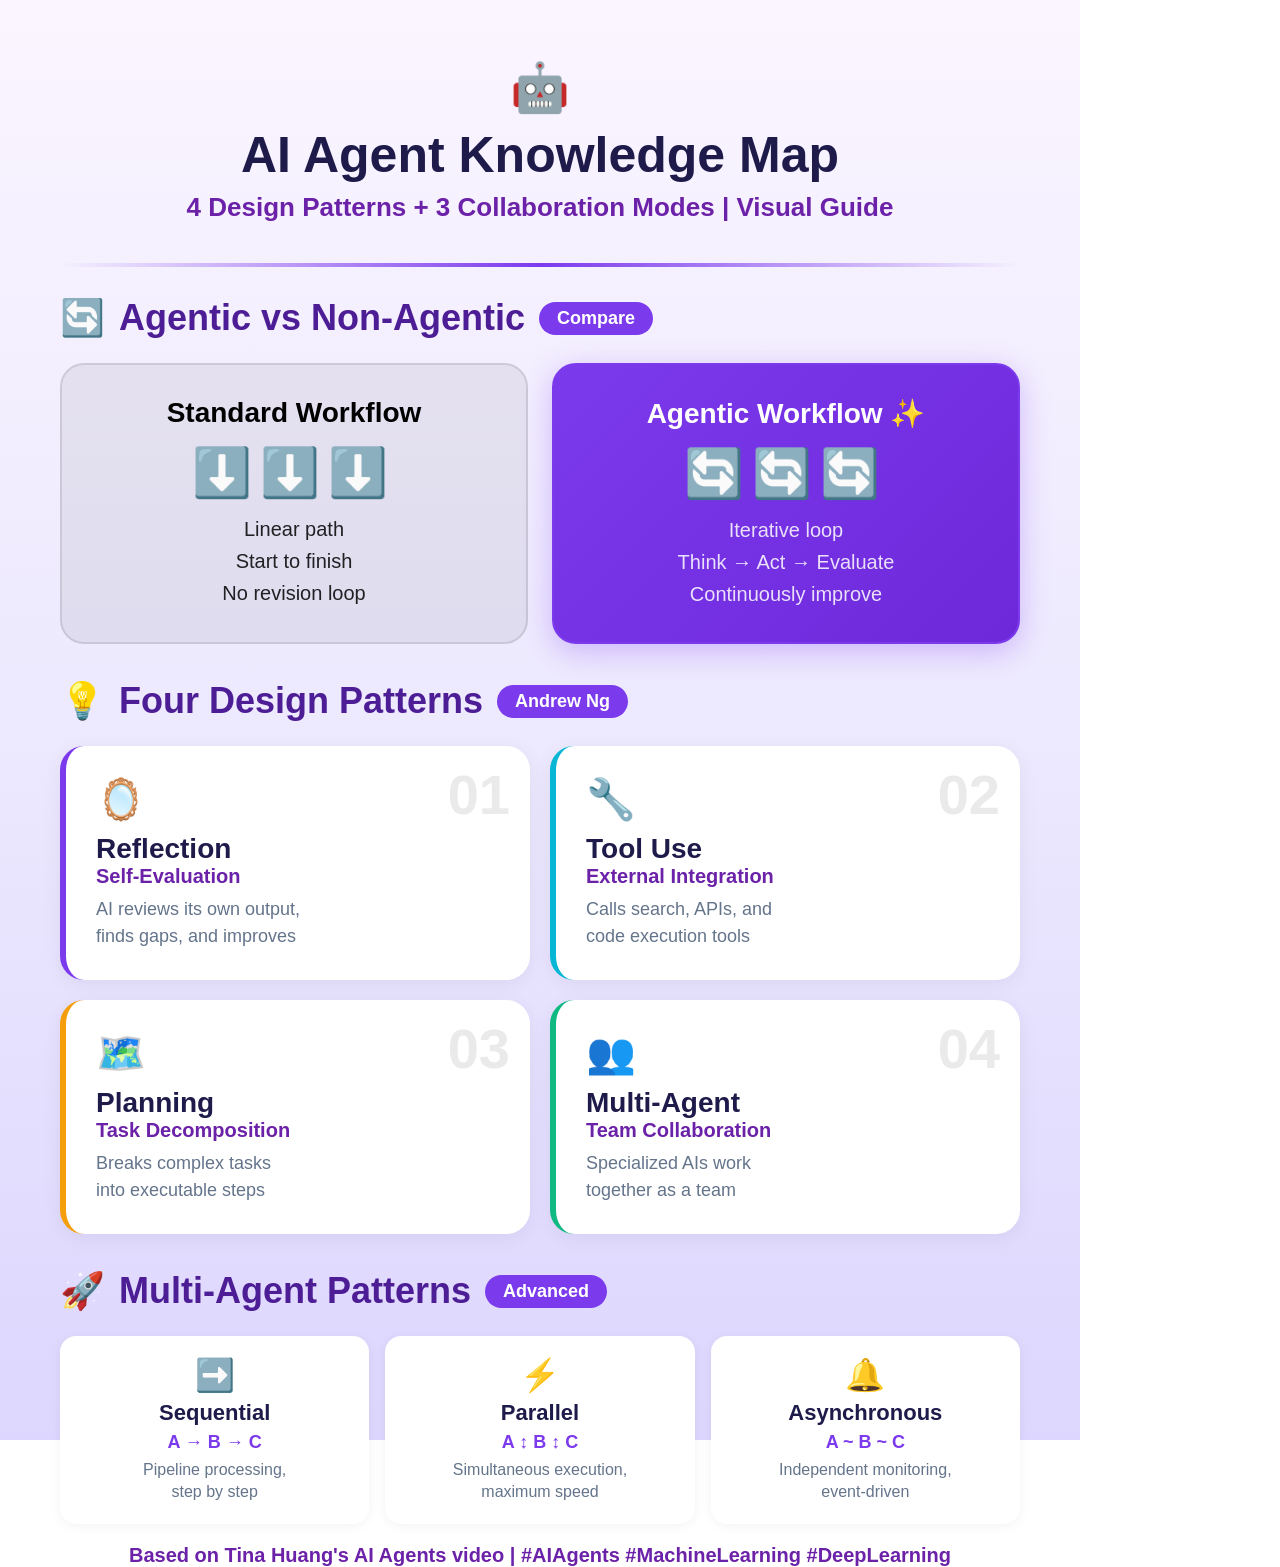
<file: assets/blog/ai-agents-infographic.html>
<!DOCTYPE html>
<html lang="en">
<head>
<meta charset="UTF-8">
<style>
  * { margin: 0; padding: 0; box-sizing: border-box; }
  body {
    width: 1080px;
    height: 1440px;
    font-family: -apple-system, BlinkMacSystemFont, 'Segoe UI', Arial, sans-serif;
    overflow: hidden;
  }
  .page {
    width: 1080px;
    height: 1440px;
    background: linear-gradient(180deg, #faf5ff 0%, #ede9fe 50%, #ddd6fe 100%);
    position: relative;
    padding: 60px;
  }
  .header { text-align: center; margin-bottom: 40px; }
  .header .emoji { font-size: 48px; }
  .header h1 {
    font-size: 50px;
    font-weight: 900;
    color: #1e1b4b;
    margin: 10px 0 8px;
  }
  .header .sub {
    font-size: 26px;
    color: #6b21a8;
    font-weight: 700;
  }
  .divider {
    height: 4px;
    background: linear-gradient(90deg, transparent, #7c3aed, transparent);
    margin: 30px 0;
    border-radius: 2px;
  }
  .section-title {
    font-size: 36px;
    font-weight: 900;
    color: #4c1d95;
    margin-bottom: 24px;
    display: flex;
    align-items: center;
    gap: 14px;
  }
  .section-title .badge {
    background: #7c3aed;
    color: white;
    font-size: 18px;
    padding: 6px 18px;
    border-radius: 30px;
  }
  .comparison {
    display: flex;
    gap: 24px;
    margin-bottom: 36px;
  }
  .compare-box {
    flex: 1;
    border-radius: 24px;
    padding: 32px;
    text-align: center;
  }
  .compare-box.non-agentic {
    background: rgba(0,0,0,0.06);
    border: 2px solid rgba(0,0,0,0.1);
  }
  .compare-box.agentic {
    background: linear-gradient(135deg, #7c3aed, #6d28d9);
    color: white;
    border: 2px solid #7c3aed;
    box-shadow: 0 8px 30px rgba(124, 58, 237, 0.3);
  }
  .compare-box .box-title {
    font-size: 28px;
    font-weight: 900;
    margin-bottom: 16px;
  }
  .compare-box .arrow-flow {
    font-size: 48px;
    margin: 12px 0;
    letter-spacing: 8px;
  }
  .compare-box .desc {
    font-size: 20px;
    line-height: 1.6;
    opacity: 0.85;
  }
  .patterns-grid {
    display: grid;
    grid-template-columns: 1fr 1fr;
    gap: 20px;
    margin-bottom: 36px;
  }
  .pattern-card {
    background: white;
    border-radius: 24px;
    padding: 30px;
    box-shadow: 0 4px 20px rgba(0,0,0,0.06);
    border-left: 6px solid;
    position: relative;
  }
  .pattern-card:nth-child(1) { border-left-color: #7c3aed; }
  .pattern-card:nth-child(2) { border-left-color: #06b6d4; }
  .pattern-card:nth-child(3) { border-left-color: #f59e0b; }
  .pattern-card:nth-child(4) { border-left-color: #10b981; }
  .pattern-card .num {
    position: absolute;
    top: 16px; right: 20px;
    font-size: 56px;
    font-weight: 900;
    opacity: 0.08;
  }
  .pattern-card .card-icon { font-size: 40px; margin-bottom: 10px; }
  .pattern-card .card-title {
    font-size: 28px;
    font-weight: 900;
    color: #1e1b4b;
  }
  .pattern-card .card-subtitle {
    font-size: 20px;
    color: #6b21a8;
    font-weight: 700;
    margin-bottom: 8px;
  }
  .pattern-card .card-desc {
    font-size: 18px;
    color: #64748b;
    line-height: 1.5;
  }
  .multi-row {
    display: flex;
    gap: 16px;
    margin-bottom: 12px;
  }
  .multi-box {
    flex: 1;
    background: white;
    border-radius: 16px;
    padding: 20px;
    text-align: center;
    box-shadow: 0 2px 12px rgba(0,0,0,0.05);
  }
  .multi-box .m-icon { font-size: 32px; margin-bottom: 6px; }
  .multi-box .m-name {
    font-size: 22px;
    font-weight: 900;
    color: #1e1b4b;
  }
  .multi-box .m-flow {
    font-size: 18px;
    color: #7c3aed;
    font-weight: 700;
    margin: 6px 0;
  }
  .multi-box .m-desc {
    font-size: 16px;
    color: #64748b;
    line-height: 1.4;
  }
  .footer {
    text-align: center;
    margin-top: 20px;
    font-size: 20px;
    color: #6b21a8;
    font-weight: 700;
  }
</style>
</head>
<body>
<div class="page">
  <div class="header">
    <div class="emoji">🤖</div>
    <h1>AI Agent Knowledge Map</h1>
    <div class="sub">4 Design Patterns + 3 Collaboration Modes | Visual Guide</div>
  </div>

  <div class="divider"></div>

  <div class="section-title">
    <span>🔄</span> Agentic vs Non-Agentic
    <span class="badge">Compare</span>
  </div>

  <div class="comparison">
    <div class="compare-box non-agentic">
      <div class="box-title">Standard Workflow</div>
      <div class="arrow-flow">⬇️⬇️⬇️</div>
      <div class="desc">Linear path<br>Start to finish<br>No revision loop</div>
    </div>
    <div class="compare-box agentic">
      <div class="box-title">Agentic Workflow ✨</div>
      <div class="arrow-flow">🔄🔄🔄</div>
      <div class="desc">Iterative loop<br>Think → Act → Evaluate<br>Continuously improve</div>
    </div>
  </div>

  <div class="section-title">
    <span>💡</span> Four Design Patterns
    <span class="badge">Andrew Ng</span>
  </div>

  <div class="patterns-grid">
    <div class="pattern-card">
      <div class="num">01</div>
      <div class="card-icon">🪞</div>
      <div class="card-title">Reflection</div>
      <div class="card-subtitle">Self-Evaluation</div>
      <div class="card-desc">AI reviews its own output,<br>finds gaps, and improves</div>
    </div>
    <div class="pattern-card">
      <div class="num">02</div>
      <div class="card-icon">🔧</div>
      <div class="card-title">Tool Use</div>
      <div class="card-subtitle">External Integration</div>
      <div class="card-desc">Calls search, APIs, and<br>code execution tools</div>
    </div>
    <div class="pattern-card">
      <div class="num">03</div>
      <div class="card-icon">🗺️</div>
      <div class="card-title">Planning</div>
      <div class="card-subtitle">Task Decomposition</div>
      <div class="card-desc">Breaks complex tasks<br>into executable steps</div>
    </div>
    <div class="pattern-card">
      <div class="num">04</div>
      <div class="card-icon">👥</div>
      <div class="card-title">Multi-Agent</div>
      <div class="card-subtitle">Team Collaboration</div>
      <div class="card-desc">Specialized AIs work<br>together as a team</div>
    </div>
  </div>

  <div class="section-title">
    <span>🚀</span> Multi-Agent Patterns
    <span class="badge">Advanced</span>
  </div>

  <div class="multi-row">
    <div class="multi-box">
      <div class="m-icon">➡️</div>
      <div class="m-name">Sequential</div>
      <div class="m-flow">A → B → C</div>
      <div class="m-desc">Pipeline processing,<br>step by step</div>
    </div>
    <div class="multi-box">
      <div class="m-icon">⚡</div>
      <div class="m-name">Parallel</div>
      <div class="m-flow">A ↕ B ↕ C</div>
      <div class="m-desc">Simultaneous execution,<br>maximum speed</div>
    </div>
    <div class="multi-box">
      <div class="m-icon">🔔</div>
      <div class="m-name">Asynchronous</div>
      <div class="m-flow">A ~ B ~ C</div>
      <div class="m-desc">Independent monitoring,<br>event-driven</div>
    </div>
  </div>

  <div class="footer">
    Based on Tina Huang's AI Agents video | #AIAgents #MachineLearning #DeepLearning
  </div>
</div>
</body>
</html>
</file>
<file: assets/css/default.css>
/* Deafult Margin & Padding */
/*-- Margin Top --*/
.mt-5 {
	margin-top: 5px;
}
.mt-10 {
	margin-top: 10px;
}
.mt-15 {
	margin-top: 15px;
}
.mt-20 {
	margin-top: 20px;
}
.mt-25 {
	margin-top: 25px;
}
.mt-30 {
	margin-top: 30px;
}
.mt-35 {
	margin-top: 35px;
}
.mt-40 {
	margin-top: 40px;
}
.mt-45 {
	margin-top: 45px;
}
.mt-50 {
	margin-top: 50px;
}
.mt-55 {
	margin-top: 55px;
}
.mt-60 {
	margin-top: 60px;
}
.mt-65 {
	margin-top: 65px;
}
.mt-70 {
	margin-top: 70px;
}
.mt-75 {
	margin-top: 75px;
}
.mt-80 {
	margin-top: 80px;
}
.mt-85 {
	margin-top: 85px;
}
.mt-90 {
	margin-top: 90px;
}
.mt-95 {
	margin-top: 95px;
}
.mt-100 {
	margin-top: 100px;
}
.mt-105 {
	margin-top: 105px;
}
.mt-110 {
	margin-top: 110px;
}
.mt-115 {
	margin-top: 115px;
}
.mt-120 {
	margin-top: 120px;
}
.mt-125 {
	margin-top: 125px;
}
.mt-130 {
	margin-top: 130px;
}
.mt-135 {
	margin-top: 135px;
}
.mt-140 {
	margin-top: 140px;
}
.mt-145 {
	margin-top: 145px;
}
.mt-150 {
	margin-top: 150px;
}
.mt-155 {
	margin-top: 155px;
}
.mt-160 {
	margin-top: 160px;
}
.mt-165 {
	margin-top: 165px;
}
.mt-170 {
	margin-top: 170px;
}
.mt-175 {
	margin-top: 175px;
}
.mt-180 {
	margin-top: 180px;
}
.mt-185 {
	margin-top: 185px;
}
.mt-190 {
	margin-top: 190px;
}
.mt-195 {
	margin-top: 195px;
}
.mt-200 {
	margin-top: 200px;
}
/*-- Margin Bottom --*/

.mb-5 {
	margin-bottom: 5px;
}
.mb-10 {
	margin-bottom: 10px;
}
.mb-15 {
	margin-bottom: 15px;
}
.mb-20 {
	margin-bottom: 20px;
}
.mb-25 {
	margin-bottom: 25px;
}
.mb-30 {
	margin-bottom: 30px;
}
.mb-35 {
	margin-bottom: 35px;
}
.mb-40 {
	margin-bottom: 40px;
}
.mb-45 {
	margin-bottom: 45px;
}
.mb-50 {
	margin-bottom: 50px;
}
.mb-55 {
	margin-bottom: 55px;
}
.mb-60 {
	margin-bottom: 60px;
}
.mb-65 {
	margin-bottom: 65px;
}
.mb-70 {
	margin-bottom: 70px;
}
.mb-75 {
	margin-bottom: 75px;
}
.mb-80 {
	margin-bottom: 80px;
}
.mb-85 {
	margin-bottom: 85px;
}
.mb-90 {
	margin-bottom: 90px;
}
.mb-95 {
	margin-bottom: 95px;
}
.mb-100 {
	margin-bottom: 100px;
}
.mb-105 {
	margin-bottom: 105px;
}
.mb-110 {
	margin-bottom: 110px;
}
.mb-115 {
	margin-bottom: 115px;
}
.mb-120 {
	margin-bottom: 120px;
}
.mb-125 {
	margin-bottom: 125px;
}
.mb-130 {
	margin-bottom: 130px;
}
.mb-135 {
	margin-bottom: 135px;
}
.mb-140 {
	margin-bottom: 140px;
}
.mb-145 {
	margin-bottom: 145px;
}
.mb-150 {
	margin-bottom: 150px;
}
.mb-155 {
	margin-bottom: 155px;
}
.mb-160 {
	margin-bottom: 160px;
}
.mb-165 {
	margin-bottom: 165px;
}
.mb-170 {
	margin-bottom: 170px;
}
.mb-175 {
	margin-bottom: 175px;
}
.mb-180 {
	margin-bottom: 180px;
}
.mb-185 {
	margin-bottom: 185px;
}
.mb-190 {
	margin-bottom: 190px;
}
.mb-195 {
	margin-bottom: 195px;
}
.mb-200 {
	margin-bottom: 200px;
}
/*-- margin left --*/
.ml-5 {
	margin-left: 5px;
}
.ml-10 {
	margin-left: 10px;
}
.ml-15 {
	margin-left: 15px;
}
.ml-20 {
	margin-left: 20px;
}
.ml-25 {
	margin-left: 25px;
}
.ml-30 {
	margin-left: 30px;
}
.ml-35 {
	margin-left: 35px;
}
.ml-40 {
	margin-left: 40px;
}
.ml-45 {
	margin-left: 45px;
}
.ml-50 {
	margin-left: 50px;
}
.ml-55 {
	margin-left: 55px;
}
.ml-60 {
	margin-left: 60px;
}
.ml-65 {
	margin-left: 65px;
}
.ml-70 {
	margin-left: 70px;
}
.ml-75 {
	margin-left: 75px;
}
.ml-80 {
	margin-left: 80px;
}
.ml-85 {
	margin-left: 85px;
}
.ml-90 {
	margin-left: 90px;
}
.ml-95 {
	margin-left: 95px;
}
.ml-100 {
	margin-left: 100px;
}
.ml-105 {
	margin-left: 105px;
}
.ml-110 {
	margin-left: 110px;
}
.ml-115 {
	margin-left: 115px;
}
.ml-120 {
	margin-left: 120px;
}
.ml-125 {
	margin-left: 125px;
}
.ml-130 {
	margin-left: 130px;
}
.ml-135 {
	margin-left: 135px;
}
.ml-140 {
	margin-left: 140px;
}
.ml-145 {
	margin-left: 145px;
}
.ml-150 {
	margin-left: 150px;
}
.ml-155 {
	margin-left: 155px;
}
.ml-160 {
	margin-left: 160px;
}
.ml-165 {
	margin-left: 165px;
}
.ml-170 {
	margin-left: 170px;
}
.ml-175 {
	margin-left: 175px;
}
.ml-180 {
	margin-left: 180px;
}
.ml-185 {
	margin-left: 185px;
}
.ml-190 {
	margin-left: 190px;
}
.ml-195 {
	margin-left: 195px;
}
.ml-200 {
	margin-left: 200px;
}
/*-- margin right --*/
.mr-5 {
	margin-right: 5px;
}
.mr-10 {
	margin-right: 10px;
}
.mr-15 {
	margin-right: 15px;
}
.mr-20 {
	margin-right: 20px;
}
.mr-25 {
	margin-right: 25px;
}
.mr-30 {
	margin-right: 30px;
}
.mr-35 {
	margin-right: 35px;
}
.mr-40 {
	margin-right: 40px;
}
.mr-45 {
	margin-right: 45px;
}
.mr-50 {
	margin-right: 50px;
}
.mr-55 {
	margin-right: 55px;
}
.mr-60 {
	margin-right: 60px;
}
.mr-65 {
	margin-right: 65px;
}
.mr-70 {
	margin-right: 70px;
}
.mr-75 {
	margin-right: 75px;
}
.mr-80 {
	margin-right: 80px;
}
.mr-85 {
	margin-right: 85px;
}
.mr-90 {
	margin-right: 90px;
}
.mr-95 {
	margin-right: 95px;
}
.mr-100 {
	margin-right: 100px;
}
.mr-105 {
	margin-right: 105px;
}
.mr-110 {
	margin-right: 110px;
}
.mr-115 {
	margin-right: 115px;
}
.mr-120 {
	margin-right: 120px;
}
.mr-125 {
	margin-right: 125px;
}
.mr-130 {
	margin-right: 130px;
}
.mr-135 {
	margin-right: 135px;
}
.mr-140 {
	margin-right: 140px;
}
.mr-145 {
	margin-right: 145px;
}
.mr-150 {
	margin-right: 150px;
}
.mr-155 {
	margin-right: 155px;
}
.mr-160 {
	margin-right: 160px;
}
.mr-165 {
	margin-right: 165px;
}
.mr-170 {
	margin-right: 170px;
}
.mr-175 {
	margin-right: 175px;
}
.mr-180 {
	margin-right: 180px;
}
.mr-185 {
	margin-right: 185px;
}
.mr-190 {
	margin-right: 190px;
}
.mr-195 {
	margin-right: 195px;
}
.mr-200 {
	margin-right: 200px;
}


/*-- Padding Top --*/

.pt-5 {
	padding-top: 5px;
}
.pt-10 {
	padding-top: 10px;
}
.pt-15 {
	padding-top: 15px;
}
.pt-20 {
	padding-top: 20px;
}
.pt-25 {
	padding-top: 25px;
}
.pt-30 {
	padding-top: 30px;
}
.pt-35 {
	padding-top: 35px;
}
.pt-40 {
	padding-top: 40px;
}
.pt-45 {
	padding-top: 45px;
}
.pt-50 {
	padding-top: 50px;
}
.pt-55 {
	padding-top: 55px;
}
.pt-60 {
	padding-top: 60px;
}
.pt-65 {
	padding-top: 65px;
}
.pt-70 {
	padding-top: 70px;
}
.pt-75 {
	padding-top: 75px;
}
.pt-80 {
	padding-top: 80px;
}
.pt-85 {
	padding-top: 85px;
}
.pt-90 {
	padding-top: 90px;
}
.pt-95 {
	padding-top: 95px;
}
.pt-100 {
	padding-top: 100px;
}
.pt-105 {
	padding-top: 105px;
}
.pt-110 {
	padding-top: 110px;
}
.pt-115 {
	padding-top: 115px;
}
.pt-120 {
	padding-top: 120px;
}
.pt-125 {
	padding-top: 125px;
}
.pt-130 {
	padding-top: 130px;
}
.pt-135 {
	padding-top: 135px;
}
.pt-140 {
	padding-top: 140px;
}
.pt-145 {
	padding-top: 145px;
}
.pt-150 {
	padding-top: 150px;
}
.pt-155 {
	padding-top: 155px;
}
.pt-160 {
	padding-top: 160px;
}
.pt-165 {
	padding-top: 165px;
}
.pt-170 {
	padding-top: 170px;
}
.pt-175 {
	padding-top: 175px;
}
.pt-180 {
	padding-top: 180px;
}
.pt-185 {
	padding-top: 185px;
}
.pt-190 {
	padding-top: 190px;
}
.pt-195 {
	padding-top: 195px;
}
.pt-200 {
	padding-top: 200px;
}
/*-- Padding Bottom --*/

.pb-5 {
	padding-bottom: 5px;
}
.pb-10 {
	padding-bottom: 10px;
}
.pb-15 {
	padding-bottom: 15px;
}
.pb-20 {
	padding-bottom: 20px;
}
.pb-25 {
	padding-bottom: 25px;
}
.pb-30 {
	padding-bottom: 30px;
}
.pb-35 {
	padding-bottom: 35px;
}
.pb-40 {
	padding-bottom: 40px;
}
.pb-45 {
	padding-bottom: 45px;
}
.pb-50 {
	padding-bottom: 50px;
}
.pb-55 {
	padding-bottom: 55px;
}
.pb-60 {
	padding-bottom: 60px;
}
.pb-65 {
	padding-bottom: 65px;
}
.pb-70 {
	padding-bottom: 70px;
}
.pb-75 {
	padding-bottom: 75px;
}
.pb-80 {
	padding-bottom: 80px;
}
.pb-85 {
	padding-bottom: 85px;
}
.pb-90 {
	padding-bottom: 90px;
}
.pb-95 {
	padding-bottom: 95px;
}
.pb-100 {
	padding-bottom: 100px;
}
.pb-105 {
	padding-bottom: 105px;
}
.pb-110 {
	padding-bottom: 110px;
}
.pb-115 {
	padding-bottom: 115px;
}
.pb-120 {
	padding-bottom: 120px;
}
.pb-125 {
	padding-bottom: 125px;
}
.pb-130 {
	padding-bottom: 130px;
}
.pb-135 {
	padding-bottom: 135px;
}
.pb-140 {
	padding-bottom: 140px;
}
.pb-145 {
	padding-bottom: 145px;
}
.pb-150 {
	padding-bottom: 150px;
}
.pb-155 {
	padding-bottom: 155px;
}
.pb-160 {
	padding-bottom: 160px;
}
.pb-165 {
	padding-bottom: 165px;
}
.pb-170 {
	padding-bottom: 170px;
}
.pb-175 {
	padding-bottom: 175px;
}
.pb-180 {
	padding-bottom: 180px;
}
.pb-185 {
	padding-bottom: 185px;
}
.pb-190 {
	padding-bottom: 190px;
}
.pb-195 {
	padding-bottom: 195px;
}
.pb-200 {
	padding-bottom: 200px;
}

/*-- Padding left --*/

.pl-0 {
	padding-left: 0px;
}
.pl-5 {
	padding-left: 5px;
}
.pl-10 {
	padding-left: 10px;
}
.pl-15 {
	padding-left: 15px;
}
.pl-20 {
	padding-left: 20px;
}
.pl-25 {
	padding-left: 25px;
}
.pl-30 {
	padding-left: 30px;
}
.pl-35 {
	padding-left: 35px;
}
.pl-40 {
	padding-left: 40px;
}
.pl-45 {
	padding-left: 45px;
}
.pl-50 {
	padding-left: 50px;
}
.pl-55 {
	padding-left: 55px;
}
.pl-60 {
	padding-left: 60px;
}
.pl-65 {
	padding-left: 65px;
}
.pl-70 {
	padding-left: 70px;
}
.pl-75 {
	padding-left: 75px;
}
.pl-80 {
	padding-left: 80px;
}
.pl-85 {
	padding-left: 85px;
}
.pl-90 {
	padding-left: 90px;
}
.pl-100 {
	padding-left: 100px;
}
.pl-105 {
	padding-left: 105px;
}
.pl-110 {
	padding-left: 110px;
}
.pl-115 {
	padding-left: 115px;
}
.pl-120 {
	padding-left: 120px;
}
.pl-125 {
	padding-left: 125px;
}
/*-- Padding right --*/

.pr-0 {
	padding-right: 0px;
}
.pr-5 {
	padding-right: 5px;
}
.pr-10 {
	padding-right: 10px;
}
.pr-15 {
	padding-right: 15px;
}
.pr-20 {
	padding-right: 20px;
}
.pr-25 {
	padding-right: 25px;
}
.pr-30 {
	padding-right: 30px;
}
.pr-35 {
	padding-right: 35px;
}
.pr-40 {
	padding-right: 40px;
}
.pr-45 {
	padding-right: 45px;
}
.pr-50 {
	padding-right: 50px;
}
.pr-55 {
	padding-right: 55px;
}
.pr-60 {
	padding-right: 60px;
}
.pr-65 {
	padding-right: 65px;
}
.pr-70 {
	padding-right: 70px;
}
.pr-75 {
	padding-right: 75px;
}
.pr-80 {
	padding-right: 80px;
}
.pr-85 {
	padding-right: 85px;
}
.pr-90 {
	padding-right: 90px;
}
.pr-95 {
	padding-right: 95px;
}
.pr-100 {
	padding-right: 100px;
}
.pr-105 {
	padding-right: 105px;
}
/* Background Color */

.gray-bg {
	background: #fbfbfb;
}
.white-bg {
	background: #fff;
}
.black-bg {
	background: #222;
}
/* Color */

.white {
	color: #fff;
}
.black {
	color: #222;
}
/* black overlay */

[data-overlay] {
	position: relative;
}
[data-overlay]::before {
	background: #000 none repeat scroll 0 0;
	content: "";
	height: 100%;
	left: 0;
	position: absolute;
	top: 0;
	width: 100%;
	z-index: 1;
}
[data-overlay="2"]::before {
	opacity: 0.2;
}
[data-overlay="3"]::before {
	opacity: 0.3;
}
[data-overlay="4"]::before {
	opacity: 0.4;
}
[data-overlay="5"]::before {
	opacity: 0.5;
}
[data-overlay="6"]::before {
	opacity: 0.6;
}
[data-overlay="7"]::before {
	opacity: 0.7;
}
[data-overlay="8"]::before {
	opacity: 0.8;
}
[data-overlay="9"]::before {
	opacity: 0.9;
}
</file>
<file: assets/css/style.css>
/*-----------------------------------------------------------------------------------

    Template Name: Unfold - Personal Resume & CV Template
    Template URI: site.com
    Description: Unfold Personal Resume & CV Template
    Author: Uideck
    Author URI: https://uideck.com/
    Support: https://uideck.com/support/
    Version: 1.0

-----------------------------------------------------------------------------------

    CSS INDEX
    ===================

    1.COMMON
	2.HEADER
    3.ABOUT
    4.SERVICES
    4.CALL TO ACTION
    5.WORK
    6.PRICING
    7.BLOG
    8.CONTACT
    9.FOOTER
    10.PAGE BANNER
    10.SINGLE BLOG PAGE

-----------------------------------------------------------------------------------*/
/*===========================
    1. COMMON css 
===========================*/
@import url("https://fonts.googleapis.com/css2?family=Inter:wght@300;400;500;600;700;800&family=Poppins:wght@400;500;600;700;800&display=swap");

/* Modern Corporate Color System */
:root {
  /* Primary Corporate Colors */
  --primary-navy: #1a365d;
  --primary-navy-light: #2d3748;
  --primary-navy-dark: #0f1419;
  
  /* Secondary Colors */
  --accent-teal: #319795;
  --accent-teal-light: #4fd1c7;
  --accent-orange: #ed8936;
  --accent-orange-light: #fbb040;
  
  /* Neutral Grays */
  --gray-50: #f7fafc;
  --gray-100: #edf2f7;
  --gray-200: #e2e8f0;
  --gray-300: #cbd5e0;
  --gray-400: #a0aec0;
  --gray-500: #718096;
  --gray-600: #4a5568;
  --gray-700: #2d3748;
  --gray-800: #1a202c;
  --gray-900: #171923;
  
  /* Text Colors */
  --text-primary: #1a202c;
  --text-secondary: #4a5568;
  --text-muted: #718096;
  --text-light: #a0aec0;
  
  /* Background Colors */
  --bg-primary: #ffffff;
  --bg-secondary: #f7fafc;
  --bg-accent: #edf2f7;
  
  /* Spacing Scale (8px base) */
  --space-1: 0.25rem;  /* 4px */
  --space-2: 0.5rem;   /* 8px */
  --space-3: 0.75rem;  /* 12px */
  --space-4: 1rem;     /* 16px */
  --space-5: 1.25rem;  /* 20px */
  --space-6: 1.5rem;   /* 24px */
  --space-8: 2rem;     /* 32px */
  --space-10: 2.5rem;  /* 40px */
  --space-12: 3rem;    /* 48px */
  --space-16: 4rem;    /* 64px */
  --space-20: 5rem;    /* 80px */
  --space-24: 6rem;    /* 96px */
  
  /* Animation Timing */
  --transition-fast: 0.15s ease-out;
  --transition-base: 0.3s ease-out;
  --transition-slow: 0.5s ease-out;
  
  /* Shadows */
  --shadow-sm: 0 1px 2px 0 rgba(0, 0, 0, 0.05);
  --shadow-base: 0 1px 3px 0 rgba(0, 0, 0, 0.1), 0 1px 2px 0 rgba(0, 0, 0, 0.06);
  --shadow-md: 0 4px 6px -1px rgba(0, 0, 0, 0.1), 0 2px 4px -1px rgba(0, 0, 0, 0.06);
  --shadow-lg: 0 10px 15px -3px rgba(0, 0, 0, 0.1), 0 4px 6px -2px rgba(0, 0, 0, 0.05);
  --shadow-xl: 0 20px 25px -5px rgba(0, 0, 0, 0.1), 0 10px 10px -5px rgba(0, 0, 0, 0.04);
}

body {
  font-family: "Inter", "Poppins", sans-serif;
  font-weight: 400;
  font-style: normal;
  color: var(--text-secondary);
  line-height: 1.6;
}

* {
  margin: 0;
  padding: 0;
  -webkit-box-sizing: border-box;
  -moz-box-sizing: border-box;
  box-sizing: border-box; }

img {
  max-width: 100%; }

a:focus,
input:focus,
textarea:focus,
button:focus {
  text-decoration: none;
  outline: none; }

a:focus,
a:hover {
  text-decoration: none; }

i,
span,
a {
  display: inline-block; }

h1,
h2,
h3,
h4,
h5,
h6 {
  font-family: "Inter", "Poppins", sans-serif;
  font-weight: 600;
  color: var(--text-primary);
  margin: 0;
  line-height: 1.2;
}

h1 {
  font-size: clamp(2.5rem, 5vw, 4rem);
  font-weight: 800;
  letter-spacing: -0.025em;
}

h2 {
  font-size: clamp(2rem, 4vw, 2.5rem);
  font-weight: 700;
  letter-spacing: -0.025em;
}

h3 {
  font-size: clamp(1.5rem, 3vw, 1.875rem);
  font-weight: 600;
}

h4 {
  font-size: clamp(1.25rem, 2.5vw, 1.5rem);
  font-weight: 600;
}

h5 {
  font-size: clamp(1.125rem, 2vw, 1.25rem);
  font-weight: 500;
}

h6 {
  font-size: 1rem;
  font-weight: 500;
}

ul, ol {
  margin: 0px;
  padding: 0px;
  list-style-type: none; }

p {
  font-size: 1rem;
  font-weight: 400;
  line-height: 1.7;
  color: var(--text-secondary);
  margin: 0;
}

@media (max-width: 767px) {
  p {
    font-size: 0.9rem;
    line-height: 1.6;
  }
}

.bg_cover {
  background-position: center center;
  background-size: cover;
  background-repeat: no-repeat;
  width: 100%;
  height: 100%; }

/*===== Modern Button System =====*/
.main-btn {
  display: inline-flex;
  align-items: center;
  justify-content: center;
  font-weight: 600;
  text-align: center;
  white-space: nowrap;
  vertical-align: middle;
  user-select: none;
  border: 2px solid var(--primary-navy);
  padding: var(--space-3) var(--space-8);
  font-size: 0.9rem;
  line-height: 1.5;
  border-radius: 0.5rem;
  color: var(--bg-primary);
  cursor: pointer;
  z-index: 5;
  transition: all var(--transition-base);
  box-shadow: var(--shadow-md);
  background: linear-gradient(135deg, var(--primary-navy) 0%, var(--primary-navy-light) 100%);
  text-transform: uppercase;
  letter-spacing: 0.05em;
  text-decoration: none;
  position: relative;
  overflow: hidden;
}

.main-btn::before {
  content: '';
  position: absolute;
  top: 0;
  left: -100%;
  width: 100%;
  height: 100%;
  background: linear-gradient(135deg, var(--accent-teal) 0%, var(--accent-teal-light) 100%);
  transition: left var(--transition-base);
  z-index: -1;
}

.main-btn:hover {
  color: var(--bg-primary);
  border-color: var(--accent-teal);
  box-shadow: var(--shadow-lg);
  transform: translateY(-2px);
}

.main-btn:hover::before {
  left: 0;
}

.main-btn.main-btn-2 {
  background: transparent;
  color: var(--bg-primary);
  border-color: var(--bg-primary);
  box-shadow: none;
}

.main-btn.main-btn-2::before {
  background: linear-gradient(135deg, var(--primary-navy) 0%, var(--primary-navy-light) 100%);
}

.main-btn.main-btn-2:hover {
  color: var(--bg-primary);
  border-color: var(--primary-navy);
}

/*===== Modern Section Title Style =====*/
.section-title {
  position: relative;
  margin-bottom: var(--space-12);
}

.section-title .title {
  font-weight: 700;
  font-size: clamp(2rem, 4vw, 2.75rem);
  color: var(--text-primary);
  padding-bottom: var(--space-5);
  position: relative;
  display: inline-block;
}

.section-title .title::after {
  content: '';
  position: absolute;
  bottom: 0;
  left: 0;
  width: 60px;
  height: 4px;
  background: linear-gradient(90deg, var(--accent-teal) 0%, var(--accent-orange) 100%);
  border-radius: 2px;
}

.section-title.text-center .title::after {
  left: 50%;
  transform: translateX(-50%);
}

.section-title p {
  color: var(--text-muted);
  font-size: 1.1rem;
  margin-top: var(--space-4);
}

/*===== All Preloader Style =====*/
  .preloader {
  /* Body Overlay */
  position: fixed;
  top: 0;
  left: 0;
  display: table;
  height: 100%;
  width: 100%;
  /* Modern Background */
  background: var(--bg-primary);
  z-index: 99999;
}
  .preloader .loader_34 {
    display: table-cell;
    vertical-align: middle;
    text-align: center; }
    .preloader .loader_34 .ytp-spinner {
      position: absolute;
      left: 50%;
      top: 50%;
      width: 64px;
      margin-left: -32px;
      z-index: 18;
      pointer-events: none; }
      .preloader .loader_34 .ytp-spinner .ytp-spinner-container {
        pointer-events: none;
        position: absolute;
        width: 100%;
        padding-bottom: 100%;
        top: 50%;
        left: 50%;
        margin-top: -50%;
        margin-left: -50%;
        -webkit-animation: ytp-spinner-linspin 1568.23529647ms linear infinite;
        -moz-animation: ytp-spinner-linspin 1568.23529647ms linear infinite;
        -o-animation: ytp-spinner-linspin 1568.23529647ms linear infinite;
        animation: ytp-spinner-linspin 1568.23529647ms linear infinite; }
        .preloader .loader_34 .ytp-spinner .ytp-spinner-container .ytp-spinner-rotator {
          position: absolute;
          width: 100%;
          height: 100%;
          -webkit-animation: ytp-spinner-easespin 5332ms cubic-bezier(0.4, 0, 0.2, 1) infinite both;
          -moz-animation: ytp-spinner-easespin 5332ms cubic-bezier(0.4, 0, 0.2, 1) infinite both;
          -o-animation: ytp-spinner-easespin 5332ms cubic-bezier(0.4, 0, 0.2, 1) infinite both;
          animation: ytp-spinner-easespin 5332ms cubic-bezier(0.4, 0, 0.2, 1) infinite both; }
          .preloader .loader_34 .ytp-spinner .ytp-spinner-container .ytp-spinner-rotator .ytp-spinner-left {
            position: absolute;
            top: 0;
            left: 0;
            bottom: 0;
            overflow: hidden;
            right: 50%; }
          .preloader .loader_34 .ytp-spinner .ytp-spinner-container .ytp-spinner-rotator .ytp-spinner-right {
            position: absolute;
            top: 0;
            right: 0;
            bottom: 0;
            overflow: hidden;
            left: 50%; }
    .preloader .loader_34 .ytp-spinner-circle {
      box-sizing: border-box;
      position: absolute;
      width: 200%;
      height: 100%;
      border-style: solid;
      /* Modern Spinner Colors */
      border-color: var(--primary-navy) var(--accent-teal) var(--gray-200);
      border-radius: 50%;
      border-width: 6px;
    }
    .preloader .loader_34 .ytp-spinner-left .ytp-spinner-circle {
      left: 0;
      right: -100%;
      border-right-color: #ddd;
      -webkit-animation: ytp-spinner-left-spin 1333ms cubic-bezier(0.4, 0, 0.2, 1) infinite both;
      -moz-animation: ytp-spinner-left-spin 1333ms cubic-bezier(0.4, 0, 0.2, 1) infinite both;
      -o-animation: ytp-spinner-left-spin 1333ms cubic-bezier(0.4, 0, 0.2, 1) infinite both;
      animation: ytp-spinner-left-spin 1333ms cubic-bezier(0.4, 0, 0.2, 1) infinite both; }
    .preloader .loader_34 .ytp-spinner-right .ytp-spinner-circle {
      left: -100%;
      right: 0;
      border-left-color: #ddd;
      -webkit-animation: ytp-right-spin 1333ms cubic-bezier(0.4, 0, 0.2, 1) infinite both;
      -moz-animation: ytp-right-spin 1333ms cubic-bezier(0.4, 0, 0.2, 1) infinite both;
      -o-animation: ytp-right-spin 1333ms cubic-bezier(0.4, 0, 0.2, 1) infinite both;
      animation: ytp-right-spin 1333ms cubic-bezier(0.4, 0, 0.2, 1) infinite both; }

/* Preloader Animations */
@-webkit-keyframes ytp-spinner-linspin {
  to {
    -webkit-transform: rotate(360deg);
    -moz-transform: rotate(360deg);
    -ms-transform: rotate(360deg);
    -o-transform: rotate(360deg);
    transform: rotate(360deg); } }
@keyframes ytp-spinner-linspin {
  to {
    -webkit-transform: rotate(360deg);
    -moz-transform: rotate(360deg);
    -ms-transform: rotate(360deg);
    -o-transform: rotate(360deg);
    transform: rotate(360deg); } }
@-webkit-keyframes ytp-spinner-easespin {
  12.5% {
    -webkit-transform: rotate(135deg);
    -moz-transform: rotate(135deg);
    -ms-transform: rotate(135deg);
    -o-transform: rotate(135deg);
    transform: rotate(135deg); }
  25% {
    -webkit-transform: rotate(270deg);
    -moz-transform: rotate(270deg);
    -ms-transform: rotate(270deg);
    -o-transform: rotate(270deg);
    transform: rotate(270deg); }
  37.5% {
    -webkit-transform: rotate(405deg);
    -moz-transform: rotate(405deg);
    -ms-transform: rotate(405deg);
    -o-transform: rotate(405deg);
    transform: rotate(405deg); }
  50% {
    -webkit-transform: rotate(540deg);
    -moz-transform: rotate(540deg);
    -ms-transform: rotate(540deg);
    -o-transform: rotate(540deg);
    transform: rotate(540deg); }
  62.5% {
    -webkit-transform: rotate(675deg);
    -moz-transform: rotate(675deg);
    -ms-transform: rotate(675deg);
    -o-transform: rotate(675deg);
    transform: rotate(675deg); }
  75% {
    -webkit-transform: rotate(810deg);
    -moz-transform: rotate(810deg);
    -ms-transform: rotate(810deg);
    -o-transform: rotate(810deg);
    transform: rotate(810deg); }
  87.5% {
    -webkit-transform: rotate(945deg);
    -moz-transform: rotate(945deg);
    -ms-transform: rotate(945deg);
    -o-transform: rotate(945deg);
    transform: rotate(945deg); }
  to {
    -webkit-transform: rotate(1080deg);
    -moz-transform: rotate(1080deg);
    -ms-transform: rotate(1080deg);
    -o-transform: rotate(1080deg);
    transform: rotate(1080deg); } }
@keyframes ytp-spinner-easespin {
  12.5% {
    -webkit-transform: rotate(135deg);
    -moz-transform: rotate(135deg);
    -ms-transform: rotate(135deg);
    -o-transform: rotate(135deg);
    transform: rotate(135deg); }
  25% {
    -webkit-transform: rotate(270deg);
    -moz-transform: rotate(270deg);
    -ms-transform: rotate(270deg);
    -o-transform: rotate(270deg);
    transform: rotate(270deg); }
  37.5% {
    -webkit-transform: rotate(405deg);
    -moz-transform: rotate(405deg);
    -ms-transform: rotate(405deg);
    -o-transform: rotate(405deg);
    transform: rotate(405deg); }
  50% {
    -webkit-transform: rotate(540deg);
    -moz-transform: rotate(540deg);
    -ms-transform: rotate(540deg);
    -o-transform: rotate(540deg);
    transform: rotate(540deg); }
  62.5% {
    -webkit-transform: rotate(675deg);
    -moz-transform: rotate(675deg);
    -ms-transform: rotate(675deg);
    -o-transform: rotate(675deg);
    transform: rotate(675deg); }
  75% {
    -webkit-transform: rotate(810deg);
    -moz-transform: rotate(810deg);
    -ms-transform: rotate(810deg);
    -o-transform: rotate(810deg);
    transform: rotate(810deg); }
  87.5% {
    -webkit-transform: rotate(945deg);
    -moz-transform: rotate(945deg);
    -ms-transform: rotate(945deg);
    -o-transform: rotate(945deg);
    transform: rotate(945deg); }
  to {
    -webkit-transform: rotate(1080deg);
    -moz-transform: rotate(1080deg);
    -ms-transform: rotate(1080deg);
    -o-transform: rotate(1080deg);
    transform: rotate(1080deg); } }
@-webkit-keyframes ytp-spinner-left-spin {
  0% {
    -webkit-transform: rotate(130deg);
    -moz-transform: rotate(130deg);
    -ms-transform: rotate(130deg);
    -o-transform: rotate(130deg);
    transform: rotate(130deg); }
  50% {
    -webkit-transform: rotate(-5deg);
    -moz-transform: rotate(-5deg);
    -ms-transform: rotate(-5deg);
    -o-transform: rotate(-5deg);
    transform: rotate(-5deg); }
  to {
    -webkit-transform: rotate(130deg);
    -moz-transform: rotate(130deg);
    -ms-transform: rotate(130deg);
    -o-transform: rotate(130deg);
    transform: rotate(130deg); } }
@keyframes ytp-spinner-left-spin {
  0% {
    -webkit-transform: rotate(130deg);
    -moz-transform: rotate(130deg);
    -ms-transform: rotate(130deg);
    -o-transform: rotate(130deg);
    transform: rotate(130deg); }
  50% {
    -webkit-transform: rotate(-5deg);
    -moz-transform: rotate(-5deg);
    -ms-transform: rotate(-5deg);
    -o-transform: rotate(-5deg);
    transform: rotate(-5deg); }
  to {
    -webkit-transform: rotate(130deg);
    -moz-transform: rotate(130deg);
    -ms-transform: rotate(130deg);
    -o-transform: rotate(130deg);
    transform: rotate(130deg); } }
@-webkit-keyframes ytp-right-spin {
  0% {
    -webkit-transform: rotate(-130deg);
    -moz-transform: rotate(-130deg);
    -ms-transform: rotate(-130deg);
    -o-transform: rotate(-130deg);
    transform: rotate(-130deg); }
  50% {
    -webkit-transform: rotate(5deg);
    -moz-transform: rotate(5deg);
    -ms-transform: rotate(5deg);
    -o-transform: rotate(5deg);
    transform: rotate(5deg); }
  to {
    -webkit-transform: rotate(-130deg);
    -moz-transform: rotate(-130deg);
    -ms-transform: rotate(-130deg);
    -o-transform: rotate(-130deg);
    transform: rotate(-130deg); } }
@keyframes ytp-right-spin {
  0% {
    -webkit-transform: rotate(-130deg);
    -moz-transform: rotate(-130deg);
    -ms-transform: rotate(-130deg);
    -o-transform: rotate(-130deg);
    transform: rotate(-130deg); }
  50% {
    -webkit-transform: rotate(5deg);
    -moz-transform: rotate(5deg);
    -ms-transform: rotate(5deg);
    -o-transform: rotate(5deg);
    transform: rotate(5deg); }
  to {
    -webkit-transform: rotate(-130deg);
    -moz-transform: rotate(-130deg);
    -ms-transform: rotate(-130deg);
    -o-transform: rotate(-130deg);
    transform: rotate(-130deg); } }
/*===========================
    2.HEADER css 
===========================*/
.navigation {
  box-shadow: var(--shadow-lg);
  padding: var(--space-8) 0;
  background-color: var(--bg-primary);
  backdrop-filter: blur(10px);
  transition: all var(--transition-base);
  border-bottom: 1px solid var(--gray-100);
}
  .navigation.sticky {
    padding: var(--space-5) 0;
    background-color: rgba(255, 255, 255, 0.95);
    backdrop-filter: blur(10px);
    transition: all var(--transition-base);
  }
  .navigation .navbar {
    padding: 0;
    position: relative; }
    .navigation .navbar .navbar-brand {
      padding-top: 0;
      padding-bottom: 5px; }
    .navigation .navbar .navbar-toggler {
      padding: 2px 6px; }
      .navigation .navbar .navbar-toggler .toggler-icon {
        width: 30px;
        height: 2px;
        background-color: var(--text-primary);
        margin: 5px 0;
        display: block;
        position: relative;
        transition: all var(--transition-base);
      }
      .navigation .navbar .navbar-toggler.active .toggler-icon:nth-of-type(1) {
        -webkit-transform: rotate(45deg);
        -moz-transform: rotate(45deg);
        -ms-transform: rotate(45deg);
        -o-transform: rotate(45deg);
        transform: rotate(45deg);
        top: 7px; }
      .navigation .navbar .navbar-toggler.active .toggler-icon:nth-of-type(2) {
        opacity: 0; }
      .navigation .navbar .navbar-toggler.active .toggler-icon:nth-of-type(3) {
        -webkit-transform: rotate(135deg);
        -moz-transform: rotate(135deg);
        -ms-transform: rotate(135deg);
        -o-transform: rotate(135deg);
        transform: rotate(135deg);
        top: -7px; }
    @media only screen and (min-width: 768px) and (max-width: 991px) {
      .navigation .navbar .navbar-collapse {
        position: absolute;
        top: 158%;
        left: 0;
        width: 100%;
        background-color: #fff;
        z-index: 99;
        -webkit-box-shadow: 0px 10px 15px 0px rgba(134, 134, 134, 0.15);
        -moz-box-shadow: 0px 10px 15px 0px rgba(134, 134, 134, 0.15);
        box-shadow: 0px 10px 15px 0px rgba(134, 134, 134, 0.15);
        padding: 3px 12px; } }
    @media (max-width: 767px) {
      .navigation .navbar .navbar-collapse {
        position: absolute;
        top: 158%;
        left: 0;
        width: 100%;
        background-color: #fff;
        z-index: 99;
        -webkit-box-shadow: 0px 10px 15px 0px rgba(134, 134, 134, 0.15);
        -moz-box-shadow: 0px 10px 15px 0px rgba(134, 134, 134, 0.15);
        box-shadow: 0px 10px 15px 0px rgba(134, 134, 134, 0.15);
        padding: 3px 12px; } }
    .navigation .navbar .navbar-nav .nav-item {
      margin-left: 30px; }
      @media only screen and (min-width: 768px) and (max-width: 991px) {
        .navigation .navbar .navbar-nav .nav-item {
          margin: 4px 0; } }
      @media (max-width: 767px) {
        .navigation .navbar .navbar-nav .nav-item {
          margin: 4px 0; } }
      .navigation .navbar .navbar-nav .nav-item:first-child {
        margin-left: 0; }
      .navigation .navbar .navbar-nav .nav-item a {
        text-transform: uppercase;
        font-size: 0.875rem;
        color: var(--text-secondary);
        font-weight: 600;
        position: relative;
        transition: all var(--transition-base);
        letter-spacing: 0.05em;
      }
        .navigation .navbar .navbar-nav .nav-item a::before {
          position: absolute;
          content: '';
          width: 3px;
          height: 0;
          background: linear-gradient(180deg, var(--accent-teal) 0%, var(--accent-orange) 100%);
          left: 50%;
          top: -50px;
          transform: translateX(-50%);
          transition: all var(--transition-base);
          border-radius: 2px;
        }
          @media only screen and (min-width: 768px) and (max-width: 991px) {
            .navigation .navbar .navbar-nav .nav-item a::before {
              display: none; } }
          @media (max-width: 767px) {
            .navigation .navbar .navbar-nav .nav-item a::before {
              display: none; } }
      .navigation .navbar .navbar-nav .nav-item.active a, 
      .navigation .navbar .navbar-nav .nav-item:hover a {
        color: var(--accent-teal);
      }
      
      .navigation .navbar .navbar-nav .nav-item.active a::before, 
      .navigation .navbar .navbar-nav .nav-item:hover a::before {
        height: 45px;
      }

.header-content {
  min-height: 85vh;
  width: 100%;
  margin-top: 90px;
  position: relative;
  overflow: visible;
  background: linear-gradient(135deg, var(--bg-secondary) 0%, var(--bg-primary) 50%, var(--bg-accent) 100%);
  display: flex;
  align-items: center;
  padding: var(--space-8) 0;
}

@media only screen and (min-width: 768px) and (max-width: 991px) {
  .header-content {
    min-height: 80vh;
  }
}

@media (max-width: 767px) {
  .header-content {
    min-height: 90vh;
    margin-top: 70px;
  }
}
  .header-content .header-shape {
    position: absolute !important;
    z-index: 1;
  }
    .header-content .header-shape.shape-one {
      top: 0 !important;
      left: 0 !important; }
      @media (max-width: 767px) {
        .header-content .header-shape.shape-one img {
          width: 40px; } }
    .header-content .header-shape.shape-tow {
      top: -18px !important;
      left: 20% !important; }
      @media (max-width: 767px) {
        .header-content .header-shape.shape-tow img {
          width: 40px; } }
    .header-content .header-shape.shape-three {
      top: 0 !important;
      left: 40% !important; }
      @media (max-width: 767px) {
        .header-content .header-shape.shape-three img {
          width: 100px; } }
    .header-content .header-shape.shape-fore {
      top: 28px !important;
      right: 7.6% !important;
      left: auto !important; }
      @media (max-width: 767px) {
        .header-content .header-shape.shape-fore img {
          width: 40px; } }
    .header-content .header-shape.shape-five {
      right: 30px !important;
      bottom: 35% !important;
      left: auto !important;
      top: auto !important; }
      @media (max-width: 767px) {
        .header-content .header-shape.shape-five {
          right: 20px !important;
          bottom: 48% !important; } }
      @media (max-width: 767px) {
        .header-content .header-shape.shape-five img {
          width: 40px; } }
    .header-content .header-shape.shape-six {
      top: 44% !important;
      left: 13% !important;
      -webkit-transform: translateY(-50%);
      -moz-transform: translateY(-50%);
      -ms-transform: translateY(-50%);
      -o-transform: translateY(-50%);
      transform: translateY(-50%); }
      @media (max-width: 767px) {
        .header-content .header-shape.shape-six img {
          width: 40px; } }
    .header-content .header-shape.shape-seven {
      left: 30px !important;
      bottom: 50px !important;
      top: auto !important; }
      @media (max-width: 767px) {
        .header-content .header-shape.shape-seven {
          left: 15px !important;
          bottom: 25px !important; } }
      @media (max-width: 767px) {
        .header-content .header-shape.shape-seven img {
          width: 100px; } }
    .header-content .header-shape.shape-eight {
      left: 90px !important;
      bottom: 140px !important;
      top: auto !important; }
      @media (max-width: 767px) {
        .header-content .header-shape.shape-eight {
          left: 50px !important;
          bottom: 70px !important; } }
      @media (max-width: 767px) {
        .header-content .header-shape.shape-eight img {
          width: 100px; } }
    .header-content .header-shape.shape-nine {
      left: 50% !important;
      -webkit-transform: translateX(-50%);
      -moz-transform: translateX(-50%);
      -ms-transform: translateX(-50%);
      -o-transform: translateX(-50%);
      transform: translateX(-50%);
      bottom: 28px !important;
      top: auto !important; }
      @media (max-width: 767px) {
        .header-content .header-shape.shape-nine {
          left: 65% !important;
          bottom: 20px !important; } }
      @media (max-width: 767px) {
        .header-content .header-shape.shape-nine img {
          width: 100px; } }
    .header-content .header-shape.shape-ten {
      right: 30px !important;
      bottom: 5px !important;
      left: auto !important;
      top: auto !important; }
      @media (max-width: 767px) {
        .header-content .header-shape.shape-ten {
          right: 0px !important;
          bottom: 140px !important; } }
      @media (max-width: 767px) {
        .header-content .header-shape.shape-ten img {
          width: 100px; } }

.header-content-right {
  position: relative;
  z-index: 10;
  width: 100%;
  max-width: 520px;
  overflow: visible;
}

.header-content-right .sub-title {
  font-size: clamp(1.25rem, 3vw, 1.875rem);
  color: var(--accent-teal);
  text-transform: uppercase;
  font-weight: 600;
  letter-spacing: 0.05em;
  margin-bottom: var(--space-4);
  position: relative;
  display: inline-block;
}

.header-content-right .sub-title::after {
  content: '';
  position: absolute;
  bottom: -8px;
  left: 0;
  width: 60px;
  height: 2px;
  background: linear-gradient(90deg, var(--accent-teal) 0%, var(--accent-orange) 100%);
  border-radius: 1px;
}

.hero-name-block {
  margin-bottom: var(--space-6);
}

.hero-name-block .title {
  margin-bottom: var(--space-2);
}

.header-content-right .title {
  font-size: clamp(2rem, 5vw, 3.5rem);
  font-weight: 800;
  text-transform: uppercase;
  letter-spacing: -0.02em;
  background: linear-gradient(135deg, var(--primary-navy) 0%, var(--primary-navy-light) 100%);
  -webkit-background-clip: text;
  -webkit-text-fill-color: transparent;
  background-clip: text;
  line-height: 1.1;
}

/* Name pronunciation block — right under the name */
.name-pronunciation {
  margin-bottom: 0;
}

.pronunciation-row {
  display: flex;
  flex-wrap: wrap;
  align-items: center;
  gap: var(--space-3);
  margin-bottom: 0;
}

/* Override .header-content-right p for pronunciation (higher specificity) */
.header-content-right .pronunciation-phonetic {
  margin: 0;
  margin-bottom: 0;
  color: var(--accent-teal);
  font-size: clamp(0.9rem, 2vw, 1.05rem);
  font-weight: 500;
  letter-spacing: 0.02em;
  line-height: 1.4;
}

.hear-name-btn {
  display: inline-flex;
  align-items: center;
  gap: var(--space-2);
  padding: var(--space-1) var(--space-3);
  font-size: 0.85rem;
  font-weight: 600;
  color: var(--accent-teal);
  background: transparent;
  border: 2px solid var(--accent-teal);
  border-radius: 9999px;
  cursor: pointer;
  transition: color var(--transition-base), background var(--transition-base), border-color var(--transition-base);
  font-family: inherit;
}

.hear-name-btn:hover {
  color: var(--bg-primary);
  background: var(--accent-teal);
  border-color: var(--accent-teal);
}

.hear-name-btn i {
  font-size: 1rem;
}

.syllable-pills {
  display: flex;
  flex-wrap: wrap;
  align-items: center;
  gap: var(--space-2);
}

.syllable-pills .pill {
  display: inline-block;
  padding: var(--space-1) var(--space-3);
  font-size: 0.85rem;
  font-weight: 600;
  border-radius: 9999px;
  background: var(--gray-200);
  color: var(--text-secondary);
}

.syllable-pills .pill.pill-stress {
  background: var(--accent-teal-light);
  color: var(--primary-navy);
}

.syllable-pills .pill-sep {
  color: var(--gray-400);
  font-size: 0.75rem;
  font-weight: 600;
  user-select: none;
}

.header-content-right p {
  font-size: clamp(1rem, 2vw, 1.25rem);
  line-height: 1.6;
  color: var(--text-secondary);
  margin-bottom: var(--space-10);
  max-width: 500px;
}

.header-image {
  max-width: 400px;
  margin: 0 auto;
  position: relative;
  z-index: 10;
}

.header-image::before {
  content: '';
  position: absolute;
  top: -20px;
  left: -20px;
  right: -20px;
  bottom: -20px;
  background: linear-gradient(135deg, var(--accent-teal) 0%, var(--accent-orange) 100%);
  border-radius: 20px;
  z-index: -1;
  opacity: 0.1;
  transform: rotate(3deg);
}

.header-image::after {
  content: '';
  position: absolute;
  top: -10px;
  left: -10px;
  right: -10px;
  bottom: -10px;
  background: var(--bg-primary);
  border-radius: 15px;
  z-index: -1;
  box-shadow: var(--shadow-xl);
}

.header-image img {
  position: relative;
  z-index: 5;
  border-radius: 15px;
  width: 100%;
  height: auto;
  transition: transform var(--transition-slow);
}

.header-image:hover img {
  transform: scale(1.05);
}

/* Inline Hero CTA + Social */
.hero-cta-inline {
  display: flex;
  align-items: center;
  gap: var(--space-4);
  margin-top: var(--space-6);
  flex-wrap: wrap;
}

/* Inline Hero Social Icons */
.hero-social-inline {
  display: flex;
  gap: var(--space-4);
  margin-top: 0;
  align-items: center;
  justify-content: flex-start;
  z-index: 15;
  position: relative;
}

.social-link-inline {
  display: flex;
  align-items: center;
  justify-content: center;
  width: 48px;
  height: 48px;
  border-radius: 50%;
  background: var(--bg-primary);
  border: 2px solid var(--gray-300);
  color: var(--text-secondary);
  font-size: 1.25rem;
  transition: all var(--transition-base);
  text-decoration: none;
  box-shadow: var(--shadow-sm);
}

.social-link-inline:hover {
  background: linear-gradient(135deg, var(--accent-teal) 0%, var(--accent-orange) 100%);
  color: var(--bg-primary);
  border-color: transparent;
  transform: translateY(-2px);
  box-shadow: var(--shadow-md);
  text-decoration: none;
}

/* Ensure Social Icons are Visible */
.hero-social-inline a {
  opacity: 1;
  visibility: visible;
  display: flex;
}

/* Fix for potential icon font issues */
.social-link-inline i {
  display: block;
  line-height: 1;
  width: auto;
  height: auto;
}

/* Clean Social Icon Styling */
.social-link-inline {
  background: var(--bg-primary);
  border: 2px solid var(--gray-300);
}

/* Ensure proper spacing for text */
.header-content-right .sub-title {
  word-wrap: break-word;
  overflow-wrap: break-word;
}

/* Mobile Inline Social */
@media (max-width: 767px) {
  .hero-social-inline {
    justify-content: center;
    margin: var(--space-5) 0;
  }
  
  .social-link-inline {
    width: 44px;
    height: 44px;
    font-size: 1.125rem;
  }
  
  .header-content-right {
    max-width: 100%;
    text-align: center;
  }
  
  .header-content-right .sub-title {
    letter-spacing: 0.03em;
    word-spacing: normal;
  }
  
  .header-content {
    overflow: visible;
    padding: var(--space-4) 0;
  }
}

/* Tablet Inline Social */
@media (min-width: 768px) and (max-width: 991px) {
  .hero-social-inline {
    justify-content: flex-start;
  }
}

/*===========================
        3.ABOUT css - Modern Layout
===========================*/
.about-area {
  padding: var(--space-24) 0;
  position: relative;
  overflow: hidden;
}

.about-area::before {
  content: '';
  position: absolute;
  top: 0;
  left: 0;
  right: 0;
  bottom: 0;
  background: linear-gradient(135deg, var(--bg-primary) 0%, var(--bg-secondary) 50%, var(--bg-accent) 100%);
  z-index: -1;
}

@media only screen and (min-width: 768px) and (max-width: 991px) {
  .about-area {
    padding: var(--space-20) 0;
  }
}

@media (max-width: 767px) {
  .about-area {
    padding: var(--space-16) 0;
  }
}

.about-content {
  position: relative;
  z-index: 10;
}

.about-content .about-title {
  font-size: clamp(1.25rem, 2.5vw, 1.5rem);
  font-weight: 600;
  color: var(--text-primary);
  margin-bottom: var(--space-4);
  position: relative;
  display: inline-block;
}

.about-content .about-title::after {
  content: '';
  position: absolute;
  bottom: -4px;
  left: 0;
  width: 50px;
  height: 2px;
  background: linear-gradient(90deg, var(--accent-teal) 0%, var(--accent-orange) 100%);
  border-radius: 1px;
}
.about-content p {
  margin-bottom: var(--space-6);
  font-size: 1.1rem;
  line-height: 1.7;
}

.about-content ul {
  margin-top: var(--space-6);
  display: grid;
  grid-template-columns: repeat(auto-fit, minmax(250px, 1fr));
  gap: var(--space-4);
}

.about-content ul li {
  width: 100%;
  margin: 0;
}
.about-content .single-info {
  display: flex;
  align-items: center;
  padding: var(--space-4);
  background: var(--bg-primary);
  border-radius: 12px;
  box-shadow: var(--shadow-sm);
  transition: all var(--transition-base);
  border: 1px solid var(--gray-100);
}

.about-content .single-info:hover {
  box-shadow: var(--shadow-md);
  transform: translateY(-2px);
}

.about-content .single-info .info-icon {
  flex-shrink: 0;
  width: 48px;
  height: 48px;
  background: linear-gradient(135deg, var(--accent-teal) 0%, var(--accent-orange) 100%);
  border-radius: 12px;
  display: flex;
  align-items: center;
  justify-content: center;
  margin-right: var(--space-4);
}

.about-content .single-info .info-icon i {
  font-size: 1.25rem;
  color: var(--bg-primary);
}

.about-content .single-info .info-text p {
  margin: 0;
  font-size: 0.9rem;
}

.about-content .single-info .info-text p span {
  color: var(--text-primary);
  font-weight: 600;
  display: block;
  margin-bottom: var(--space-1);
}

.about-skills {
  position: relative;
  z-index: 10;
}

/* Skills — grouped chip layout */
@keyframes chipFadeUp {
  from {
    opacity: 0;
    transform: translateY(14px);
  }
  to {
    opacity: 1;
    transform: translateY(0);
  }
}

.skills-group {
  margin-bottom: var(--space-5);
}

.skills-group-label {
  display: block;
  font-size: 0.72rem;
  font-weight: 700;
  text-transform: uppercase;
  letter-spacing: 0.1em;
  color: var(--accent-teal);
  margin-bottom: var(--space-3);
}

.skills-grid {
  display: flex;
  flex-wrap: wrap;
  gap: var(--space-3);
}

.skill-chip {
  display: inline-flex;
  align-items: center;
  gap: 8px;
  padding: 7px 14px 7px 10px;
  background: var(--bg-secondary);
  border: 1px solid var(--gray-200);
  border-radius: 40px;
  font-size: 0.85rem;
  font-weight: 500;
  color: var(--text-primary);
  cursor: default;
  opacity: 0;
  animation: chipFadeUp 0.45s ease forwards;
  transition: transform 0.2s ease, box-shadow 0.2s ease, border-color 0.2s ease, background 0.2s ease;
}

/* stagger driven by inline --delay on each chip */
.skill-chip {
  animation-delay: var(--delay, 0s);
}

.skill-chip:hover {
  transform: translateY(-3px);
  box-shadow: 0 6px 18px rgba(0, 0, 0, 0.1);
  border-color: var(--accent-teal);
  background: var(--bg-primary);
}

.skill-chip img {
  width: 22px;
  height: 22px;
  object-fit: contain;
  flex-shrink: 0;
}

.skill-chip span {
  white-space: nowrap;
}

/*===========================
        4.SERVICES css - Modern Grid Layout
===========================*/
.services-area {
  padding: var(--space-24) 0;
  position: relative;
}

.services-area::before {
  content: '';
  position: absolute;
  top: 0;
  left: 0;
  right: 0;
  bottom: 0;
  background: var(--bg-accent);
  z-index: -1;
}

@media only screen and (min-width: 768px) and (max-width: 991px) {
  .services-area {
    padding: var(--space-20) 0;
  }
}

@media (max-width: 767px) {
  .services-area {
    padding: var(--space-16) 0;
  }
}

.single-service {
  background: var(--bg-primary);
  border: 1px solid var(--gray-200);
  border-radius: 12px;
  padding: var(--space-6);
  display: flex;
  align-items: flex-start;
  gap: var(--space-5);
  height: 100%;
  position: relative;
  overflow: hidden;
  /* scroll-in entrance */
  opacity: 0;
  transform: translateY(28px);
  transition:
    opacity 0.5s ease var(--card-delay, 0s),
    transform 0.5s ease var(--card-delay, 0s),
    box-shadow 0.25s ease,
    border-color 0.25s ease;
}

/* left-border reveal on hover */
.single-service::before {
  content: '';
  position: absolute;
  left: 0;
  top: 10%;
  width: 3px;
  height: 0;
  background: var(--accent-teal);
  border-radius: 0 2px 2px 0;
  transition: height 0.3s ease;
  z-index: 0;
}

/* cursor-tracking radial glow — shared across all card types */
.single-service::after,
.single-blog::after,
.timeline-content-career::after,
.single-work::after {
  content: '';
  position: absolute;
  inset: 0;
  border-radius: inherit;
  background: radial-gradient(
    500px circle at var(--mouse-x, 50%) var(--mouse-y, 50%),
    rgba(49, 151, 149, 0.13),
    transparent 65%
  );
  opacity: 0;
  transition: opacity 0.35s ease;
  pointer-events: none;
  z-index: 0;
}

.single-service:hover::after,
.single-blog:hover::after,
.timeline-content-career:hover::after,
.single-work:hover::after {
  opacity: 1;
}

.single-service.is-visible {
  opacity: 1;
  transform: translateY(0);
}

.single-service.is-visible:hover {
  box-shadow: 0 8px 28px rgba(0, 0, 0, 0.09);
  border-color: var(--accent-teal);
  transform: translateY(-4px);
  transition-delay: 0s;
}

.single-service:hover::before {
  height: 80%;
}

.single-service .service-icon,
.single-service .service-content,
.single-blog .blog-image,
.single-blog .blog-info,
.timeline-content-career > *,
.single-work .work-image,
.single-work .work-overlay,
.single-work .work-info {
  position: relative;
  z-index: 1;
}

.single-service .service-icon {
  flex-shrink: 0;
  width: 48px;
  height: 48px;
  border-radius: 12px;
  background: color-mix(in srgb, var(--accent-teal) 12%, transparent);
  display: flex;
  align-items: center;
  justify-content: center;
  transition: background 0.25s ease, transform 0.25s ease;
}

.single-service .service-icon i {
  font-size: 1.4rem;
  color: var(--accent-teal);
  transition: color 0.25s ease;
}

.single-service:hover .service-icon {
  background: var(--accent-teal);
  transform: rotate(6deg) scale(1.08);
}

.single-service:hover .service-icon i {
  color: #fff;
}

.single-service .service-content {
  flex: 1;
  min-width: 0;
}

.single-service .service-content .service-title {
  font-size: 1rem;
  font-weight: 700;
  color: var(--text-primary);
  margin-bottom: var(--space-2);
  line-height: 1.4;
}

.single-service .service-content p {
  font-size: 0.9rem;
  color: var(--text-secondary);
  line-height: 1.65;
  margin: 0;
}

/*===========================
    4.CALL TO ACTION css 
===========================*/
.call-to-action {
  position: relative;
  z-index: 9; }
  @media only screen and (min-width: 768px) and (max-width: 991px) {
    .call-to-action {
      padding-top: 90px;
      padding-bottom: 100px; } }
  @media (max-width: 767px) {
    .call-to-action {
      padding-top: 70px;
      padding-bottom: 80px; } }
  .call-to-action::before {
    position: absolute;
    content: '';
    top: 0;
    left: 0;
    width: 100%;
    height: 100%;
    background: linear-gradient(135deg, rgba(26, 54, 93, 0.9) 0%, rgba(49, 151, 149, 0.8) 100%);
    z-index: -1;
  }

.call-action-content .action-title {
  font-size: clamp(2rem, 5vw, 2.75rem);
  font-weight: 700;
  color: var(--bg-primary);
  margin-bottom: var(--space-8);
}

.call-action-content p {
  color: var(--bg-primary);
  font-size: 1.125rem;
  margin-bottom: var(--space-6);
}
.call-action-content ul li {
  display: inline-block;
  margin: 10px 15px 0; }
  .call-action-content ul li .main-btn {
    width: 180px;
    padding: 0; }
    .call-action-content ul li .main-btn.custom {
      box-shadow: none;
      background: var(--bg-primary);
      color: var(--primary-navy);
      border-color: var(--bg-primary);
    }
    
    .call-action-content ul li .main-btn.custom::before {
      background: linear-gradient(135deg, var(--primary-navy) 0%, var(--accent-teal) 100%);
    }
    
    .call-action-content ul li .main-btn.custom:hover {
      color: var(--bg-primary);
      border-color: var(--accent-teal);
    }
    
    .call-action-content ul li .main-btn.custom-2 {
      color: var(--bg-primary);
      background: transparent;
      border-color: var(--bg-primary);
    }
    
    .call-action-content ul li .main-btn.custom-2:hover {
      background: rgba(255, 255, 255, 0.1);
      color: var(--bg-primary);
      border-color: var(--bg-primary);
    }

/*===========================
        5.WORK css - Modern Portfolio Grid
===========================*/
.work-area {
  padding: var(--space-24) 0;
  position: relative;
}

.work-area::before {
  content: '';
  position: absolute;
  top: 0;
  left: 0;
  right: 0;
  bottom: 0;
  background: linear-gradient(135deg, var(--bg-primary) 0%, var(--bg-secondary) 100%);
  z-index: -1;
}

@media only screen and (min-width: 768px) and (max-width: 991px) {
  .work-area {
    padding: var(--space-20) 0;
  }
}

@media (max-width: 767px) {
  .work-area {
    padding: var(--space-16) 0;
  }
}

/* Equal-height work cards in grid */
.work-cards-row {
  align-items: stretch;
}
.work-cards-row [class*="col-"] {
  display: flex;
  margin-bottom: var(--space-6);
}
.work-cards-row .single-work {
  width: 100%;
}

.single-work {
  position: relative;
  border-radius: 16px;
  overflow: hidden;
  background: var(--bg-primary);
  box-shadow: var(--shadow-md);
  transition: all var(--transition-base);
  height: 100%;
  display: flex;
  flex-direction: column;
}

.single-work:hover {
  box-shadow: var(--shadow-xl);
  transform: translateY(-8px);
}

.single-work .work-image {
  position: relative;
  overflow: hidden;
  border-radius: 16px 16px 0 0;
  aspect-ratio: 16/10;
  flex-shrink: 0;
  min-height: 0;
}

/* Fallback for browsers that don't support aspect-ratio */
@supports not (aspect-ratio: 16/10) {
  .single-work .work-image {
    padding-bottom: 62.5%;
    height: 0;
  }
  .single-work .work-image img {
    position: absolute;
    top: 0;
    left: 0;
    width: 100%;
    height: 100%;
    object-fit: cover;
  }
}

.single-work .work-image img {
  width: 100%;
  height: 100%;
  object-fit: cover;
  transition: transform var(--transition-slow);
  display: block;
}

.single-work:hover .work-image img {
  transform: scale(1.1);
}

.single-work .work-overlay {
  position: absolute;
  top: 0;
  left: 0;
  width: 100%;
  height: 100%;
  background: linear-gradient(135deg, rgba(26, 54, 93, 0.9) 0%, rgba(49, 151, 149, 0.9) 100%);
  opacity: 0;
  visibility: hidden;
  transition: all var(--transition-base);
  display: flex;
  align-items: center;
  justify-content: center;
}
    .single-work .work-overlay .work-content {
      text-align: center;
      padding: var(--space-6);
      width: 100%;
    }
    
    .single-work .work-overlay .work-content .work-title {
      font-size: clamp(1.25rem, 2vw, 1.5rem);
      color: var(--bg-primary);
      font-weight: 700;
      margin-bottom: var(--space-4);
      transform: translateY(-20px);
      transition: all var(--transition-base);
      opacity: 0;
    }
      .single-work .work-overlay .work-content ul {
        position: relative;
        display: flex;
        justify-content: center;
        gap: var(--space-4);
        margin-top: var(--space-6);
      }
      
      .single-work .work-overlay .work-content ul::before {
        position: absolute;
        content: '';
        width: 60px;
        height: 2px;
        background: linear-gradient(90deg, var(--accent-orange) 0%, var(--accent-teal) 100%);
        left: 50%;
        transform: translateX(-50%);
        top: -var(--space-3);
        border-radius: 1px;
      }
      
      .single-work .work-overlay .work-content ul li {
        transform: translateY(20px);
        transition: all var(--transition-base);
        opacity: 0;
      }
      
      .single-work .work-overlay .work-content ul li a {
        width: 56px;
        height: 56px;
        font-size: 1.5rem;
        color: var(--bg-primary);
        border-radius: 50%;
        border: 2px solid var(--bg-primary);
        text-align: center;
        display: flex;
        align-items: center;
        justify-content: center;
        transition: all var(--transition-base);
        background: rgba(255, 255, 255, 0.1);
        backdrop-filter: blur(10px);
      }
      
      .single-work .work-overlay .work-content ul li a:hover {
        background: var(--bg-primary);
        color: var(--accent-teal);
        transform: scale(1.1);
      }
  .single-work:hover .work-overlay {
    opacity: 1;
    visibility: visible;
  }
  
  .single-work:hover .work-overlay .work-content .work-title {
    transform: translateY(0);
    opacity: 1;
  }
  
  .single-work:hover .work-overlay .work-content ul li {
    transform: translateY(0);
    opacity: 1;
  }
  
  .single-work:hover .work-overlay .work-content ul li:nth-child(1) {
    transition-delay: 0.1s;
  }
  
  .single-work:hover .work-overlay .work-content ul li:nth-child(2) {
    transition-delay: 0.2s;
  }
  
  .single-work:hover .work-overlay .work-content ul li:nth-child(3) {
    transition-delay: 0.3s;
  }

/* Project Info Section */
.work-info {
  padding: var(--space-6);
  background: var(--bg-primary);
  border-radius: 0 0 16px 16px;
  flex: 1;
  display: flex;
  flex-direction: column;
}

.work-info .project-category {
  display: inline-block;
  background: linear-gradient(135deg, var(--accent-teal) 0%, var(--accent-orange) 100%);
  color: var(--bg-primary);
  padding: var(--space-1) var(--space-3);
  border-radius: 20px;
  font-size: 0.75rem;
  font-weight: 600;
  text-transform: uppercase;
  letter-spacing: 0.05em;
  margin-bottom: var(--space-3);
  align-self: flex-start;
}

.work-info .project-title {
  font-size: 1.25rem;
  font-weight: 700;
  color: var(--text-primary);
  margin-bottom: var(--space-2);
}

.work-info .project-description {
  color: var(--text-secondary);
  font-size: 0.9rem;
  line-height: 1.5;
  margin-bottom: var(--space-4);
  flex: 1;
  min-height: 0;
  display: -webkit-box;
  -webkit-line-clamp: 3;
  -webkit-box-orient: vertical;
  overflow: hidden;
}

.work-info .tech-tags {
  display: flex;
  flex-wrap: wrap;
  gap: var(--space-2);
  margin-top: auto;
}

.work-info .tech-tag {
  background: var(--bg-secondary);
  color: var(--text-secondary);
  padding: var(--space-1) var(--space-2);
  border-radius: 6px;
  font-size: 0.75rem;
  font-weight: 500;
  border: 1px solid var(--gray-200);
}

.work-info .blog-read-more {
  margin-top: var(--space-4);
  align-self: flex-start;
}

/*===========================
    MODERN ANIMATION SYSTEM
===========================*/

/* Page Load Animation */
body {
  opacity: 0;
  transition: opacity 0.5s ease-out;
}

body.page-loaded {
  opacity: 1;
}

/* Fade In Animation */
.animate-in {
  animation: fadeInUp 0.8s ease-out forwards;
}

@keyframes fadeInUp {
  from {
    opacity: 0;
    transform: translateY(30px);
  }
  to {
    opacity: 1;
    transform: translateY(0);
  }
}

/* Stagger Animation for Lists */
.single-service:nth-child(1) { animation-delay: 0.1s; }
.single-service:nth-child(2) { animation-delay: 0.2s; }
.single-service:nth-child(3) { animation-delay: 0.3s; }
.single-service:nth-child(4) { animation-delay: 0.4s; }
.single-service:nth-child(5) { animation-delay: 0.5s; }
.single-service:nth-child(6) { animation-delay: 0.6s; }

.single-work:nth-child(1) { animation-delay: 0.1s; }
.single-work:nth-child(2) { animation-delay: 0.2s; }
.single-work:nth-child(3) { animation-delay: 0.3s; }
.single-work:nth-child(4) { animation-delay: 0.4s; }
.single-work:nth-child(5) { animation-delay: 0.5s; }
.single-work:nth-child(6) { animation-delay: 0.6s; }

/* Hero Section Animations */
.header-content-right > * {
  opacity: 0;
  transform: translateY(30px);
  transition: all 0.8s ease-out;
}

.header-content-right .animate-in {
  opacity: 1;
  transform: translateY(0);
}

.header-image {
  opacity: 0;
  transform: translateX(50px);
  transition: all 1s ease-out;
}

.header-image.animate-in {
  opacity: 1;
  transform: translateX(0);
}

/* Enhanced Button Hover */
.main-btn.btn-hover {
  transform: translateY(-3px);
  box-shadow: var(--shadow-xl);
}

/* Micro-interactions */
.single-info:hover,
@keyframes gentleBounce {
  0%, 100% { transform: translateY(0); }
  50% { transform: translateY(-5px); }
}


/* Form Focus Animation */
.single-form.form-focused {
  transform: scale(1.02);
  transition: transform var(--transition-base);
}

/* Scroll-triggered Animations */
.single-service,
.single-work,
.about-content,
.section-title {
  opacity: 0;
  transform: translateY(50px);
  transition: all 0.8s ease-out;
}

.single-service.animate-in,
.single-work.animate-in,
.about-content.animate-in,
.section-title.animate-in {
  opacity: 1;
  transform: translateY(0);
}

/* Loading States */
.preloader {
  animation: fadeOut 0.5s ease-out 0.5s forwards;
}

@keyframes fadeOut {
  to {
    opacity: 0;
    visibility: hidden;
  }
}

/* Smooth Transitions for Interactive Elements */
a, button, input, textarea, .single-service, .single-work, .contact-box {
  transition: all var(--transition-base);
}

/* Reduce motion for users who prefer it */
@media (prefers-reduced-motion: reduce) {
  *,
  *::before,
  *::after {
    animation-duration: 0.01ms !important;
    animation-iteration-count: 1 !important;
    transition-duration: 0.01ms !important;
    scroll-behavior: auto !important;
  }
}

/*===========================
    RESPONSIVE OPTIMIZATIONS
===========================*/

/* Mobile-First Responsive Grid */
.row {
  display: flex;
  flex-wrap: wrap;
  margin: 0 -var(--space-2);
}

.row > [class*="col-"] {
  padding: 0 var(--space-2);
  margin-bottom: var(--space-6);
}

/* Mobile Navigation Improvements */
@media (max-width: 991px) {
  .navigation .navbar-collapse {
    background: rgba(255, 255, 255, 0.98);
    backdrop-filter: blur(20px);
    border-radius: 12px;
    margin-top: var(--space-4);
    padding: var(--space-4);
    box-shadow: var(--shadow-xl);
  }
  
  .navigation .navbar-nav .nav-item {
    margin: var(--space-2) 0;
  }
  
  .navigation .navbar-nav .nav-item a {
    padding: var(--space-3) var(--space-4);
    border-radius: 8px;
    transition: all var(--transition-base);
  }
  
  .navigation .navbar-nav .nav-item a:hover {
    background: var(--bg-secondary);
  }
}

/* Mobile Hero Section */
@media (max-width: 767px) {
  .header-content {
    padding: var(--space-8) 0;
    text-align: center;
  }
  
  .header-content-right {
    margin-bottom: var(--space-8);
  }
  
  .header-content-right .title {
    font-size: clamp(1.75rem, 7vw, 2.5rem);
    line-height: 1.1;
  }
  
  .header-image {
    max-width: 280px;
    margin: var(--space-8) auto 0;
  }
  
}

/* Mobile About Section */
@media (max-width: 767px) {
  .about-content ul {
    grid-template-columns: 1fr;
    gap: var(--space-3);
  }
  
  .about-skills .skill-item {
    padding: var(--space-4);
    margin-bottom: var(--space-6);
  }
  
  .skills-grid {
    gap: var(--space-2);
  }

  .skill-chip {
    font-size: 0.8rem;
    padding: 6px 12px 6px 8px;
  }

  .skill-chip img {
    width: 18px;
    height: 18px;
  }
}

/* Mobile Services Grid */
@media (max-width: 767px) {
  .single-service {
    margin-bottom: var(--space-6);
    padding: var(--space-6);
  }
  
  .single-service .service-icon {
    width: 64px;
    height: 64px;
    margin-bottom: var(--space-4);
  }
  
  .single-service .service-icon i {
    font-size: 2rem;
  }
}

/* Mobile Work Grid */
@media (max-width: 767px) {
  .single-work {
    margin-bottom: var(--space-6);
  }
  
  .work-info {
    padding: var(--space-4);
  }
  
  .work-info .tech-tags {
    gap: var(--space-1);
  }
  
  .work-info .tech-tag {
    font-size: 0.7rem;
    padding: var(--space-1) var(--space-2);
  }
}

/* Compact Contact Section */
.contact-area {
  padding: var(--space-16) 0;
}

.contact-box {
  background: var(--bg-primary);
  border: 1px solid var(--gray-200);
  padding: var(--space-6) var(--space-4);
  transition: all var(--transition-base);
  border-radius: 16px;
  box-shadow: var(--shadow-md);
}

.contact-box .contact-icon {
  width: 64px;
  height: 64px;
  background: linear-gradient(135deg, var(--accent-teal) 0%, var(--accent-orange) 100%);
  border-radius: 16px;
  display: flex;
  align-items: center;
  justify-content: center;
  margin: 0 auto var(--space-4);
}

.contact-box .contact-icon i {
  font-size: 2rem;
  color: var(--bg-primary);
}

.contact-box .contact-content .contact-title {
  font-size: 1rem;
  font-weight: 600;
  color: var(--text-primary);
  margin-bottom: var(--space-2);
}

.contact-box .contact-content p {
  font-size: 0.9rem;
  color: var(--text-secondary);
  margin: 0;
}

.contact-box:hover {
  box-shadow: var(--shadow-xl);
  transform: translateY(-8px);
}

/* Mobile Contact Section */
@media (max-width: 767px) {
  .contact-area {
    padding: var(--space-12) 0;
  }
  
  .contact-box {
    margin-bottom: var(--space-4);
    padding: var(--space-4);
  }
  
  .contact-box .contact-icon {
    width: 56px;
    height: 56px;
    margin-bottom: var(--space-3);
  }
  
  .contact-box .contact-icon i {
    font-size: 1.75rem;
  }
}

/* Touch-Friendly Interactions */
@media (hover: none) and (pointer: coarse) {
  .single-work .work-overlay {
    opacity: 1;
    visibility: visible;
    background: linear-gradient(135deg, rgba(26, 54, 93, 0.7) 0%, rgba(49, 151, 149, 0.7) 100%);
  }
  
  .single-work .work-overlay .work-content .work-title,
  .single-work .work-overlay .work-content ul li {
    opacity: 1;
    transform: translateY(0);
  }
  
  .single-service:hover,
  .single-work:hover {
    transform: none;
  }
}

/* Improved Typography for Small Screens */
@media (max-width: 480px) {
  :root {
    --space-1: 0.2rem;
    --space-2: 0.4rem;
    --space-3: 0.6rem;
    --space-4: 0.8rem;
    --space-5: 1rem;
    --space-6: 1.2rem;
    --space-8: 1.6rem;
    --space-10: 2rem;
    --space-12: 2.4rem;
    --space-16: 3.2rem;
    --space-20: 4rem;
    --space-24: 4.8rem;
  }
  
  .section-title .title {
    font-size: clamp(1.5rem, 6vw, 2rem);
  }
  
  .header-content-right p {
    font-size: 1rem;
  }
  
  .main-btn {
    padding: var(--space-3) var(--space-6);
    font-size: 0.85rem;
  }
}

/* Landscape Mobile Optimization */
@media (max-width: 767px) and (orientation: landscape) {
  .header-content {
    min-height: 100vh;
    padding: var(--space-4) 0;
  }
  
  .header-content .row {
    align-items: center;
  }
  
}

/* High DPI Display Optimization */
@media (-webkit-min-device-pixel-ratio: 2), (min-resolution: 192dpi) {
  .work-info .tech-tag,
  .project-category {
    -webkit-font-smoothing: antialiased;
    -moz-osx-font-smoothing: grayscale;
  }
}

/*===========================
    COMPACT CAREER TIMELINE
===========================*/

.career-timeline-area {
  position: relative;
}

.career-timeline {
  position: relative;
  max-width: 800px;
  margin: 0 auto;
}

/* Timeline Center Line */
.career-timeline::before {
  content: '';
  position: absolute;
  left: 50%;
  top: 0;
  bottom: 0;
  width: 3px;
  background: linear-gradient(180deg, var(--accent-teal) 0%, var(--accent-orange) 100%);
  transform: translateX(-50%);
  z-index: 1;
}

/* Timeline Items */
.timeline-item-career {
  position: relative;
  width: 45%;
  margin-bottom: var(--space-6);
  opacity: 0;
  transform: translateY(20px);
  animation: fadeInUp 0.6s ease-out forwards;
}

/* Left Side Items */
.timeline-item-career.left {
  left: 0;
  text-align: right;
}

/* Right Side Items */
.timeline-item-career.right {
  left: 55%;
  text-align: left;
}

/* Timeline Markers */
.timeline-marker-career {
  position: absolute;
  width: 50px;
  height: 50px;
  background: var(--primary-navy);
  border-radius: 50%;
  display: flex;
  align-items: center;
  justify-content: center;
  border: 3px solid var(--bg-primary);
  box-shadow: var(--shadow-md);
  z-index: 10;
  top: 0;
}

.timeline-item-career.left .timeline-marker-career {
  right: -68px;
}

.timeline-item-career.right .timeline-marker-career {
  left: -68px;
}

.timeline-marker-career i {
  font-size: 1.25rem;
  color: var(--bg-primary);
}

/* Active Item */
.timeline-item-career.active .timeline-marker-career {
  background: var(--accent-teal);
  transform: scale(1.1);
}

/* Timeline Content */
.timeline-content-career {
  position: relative;
  overflow: hidden;
  background: var(--bg-primary);
  padding: var(--space-4);
  border-radius: 12px;
  box-shadow: var(--shadow-sm);
  border: 1px solid var(--gray-200);
  transition: all var(--transition-base);
}

.timeline-content-career:hover {
  box-shadow: var(--shadow-md);
  transform: translateY(-3px);
}

.timeline-content-career h4 {
  font-size: 1.125rem;
  font-weight: 700;
  color: var(--text-primary);
  margin-bottom: var(--space-2);
}

.timeline-content-career .company {
  display: block;
  font-weight: 600;
  color: var(--accent-teal);
  margin-bottom: var(--space-1);
  font-size: 0.95rem;
}

.timeline-content-career .period {
  display: inline-block;
  font-size: 0.8rem;
  color: var(--text-muted);
  background: var(--bg-secondary);
  padding: var(--space-1) var(--space-2);
  border-radius: 10px;
  margin-bottom: var(--space-3);
}

.timeline-content-career p {
  color: var(--text-secondary);
  font-size: 0.9rem;
  line-height: 1.4;
  margin: 0 0 var(--space-3) 0;
}

/* Timeline Skills Tags */
.timeline-skills-tags {
  display: flex;
  flex-wrap: wrap;
  gap: var(--space-2);
  justify-content: flex-end;
}

.timeline-item-career.right .timeline-skills-tags {
  justify-content: flex-start;
}

.timeline-skill {
  background: linear-gradient(135deg, var(--accent-teal) 0%, var(--accent-orange) 100%);
  color: var(--bg-primary);
  padding: var(--space-1) var(--space-2);
  border-radius: 12px;
  font-size: 0.7rem;
  font-weight: 600;
  text-transform: uppercase;
  letter-spacing: 0.03em;
  transition: all var(--transition-fast);
}

.timeline-skill:hover {
  transform: translateY(-1px);
  box-shadow: var(--shadow-sm);
}

/* Mobile Timeline */
@media (max-width: 768px) {
  .career-timeline::before {
    left: 25px;
  }
  
  .timeline-item-career {
    width: 100%;
    left: 0 !important;
    text-align: left;
    padding-left: var(--space-12);
    margin-bottom: var(--space-5);
  }
  
  .timeline-marker-career {
    left: 0 !important;
    right: auto !important;
    width: 40px;
    height: 40px;
  }
  
  .timeline-marker-career i {
    font-size: 1rem;
  }
  
  .timeline-skills-tags {
    justify-content: flex-start !important;
    gap: var(--space-1);
  }
  
  .timeline-skill {
    font-size: 0.65rem;
    padding: var(--space-1);
  }
}

/* Animation Delays */
.timeline-item-career:nth-child(1) { animation-delay: 0.1s; }
.timeline-item-career:nth-child(2) { animation-delay: 0.3s; }
.timeline-item-career:nth-child(3) { animation-delay: 0.5s; }

/*===========================
    LAYOUT TIGHTENING & CONTAINER CONSTRAINTS
===========================*/

/* Main Container Constraints */
.container {
  max-width: 1200px !important;
  margin: 0 auto;
  padding-left: 15px;
  padding-right: 15px;
}

/* Specific Section Constraints */
.career-timeline-area .container {
  max-width: 1000px !important;
}

.about-area .container,
.services-area .container {
  max-width: 1100px !important;
}

/* Improved Section Spacing */
section {
  position: relative;
}

/* Subtle Section Dividers */
.about-area::after,
.services-area::after,
.work-area::after {
  content: '';
  position: absolute;
  bottom: 0;
  left: 50%;
  transform: translateX(-50%);
  width: 100px;
  height: 1px;
  background: linear-gradient(90deg, transparent 0%, var(--gray-300) 50%, transparent 100%);
}

/* Tighter Grid Spacing */
.row {
  margin-left: -10px;
  margin-right: -10px;
}

.row > [class*="col-"] {
  padding-left: 10px;
  padding-right: 10px;
}

/* Content Density Improvements */
.section-title {
  margin-bottom: var(--space-8);
}

.section-title p {
  margin-top: var(--space-2);
}

/* Tighter Component Spacing */
.single-service,
.single-work {
  margin-bottom: var(--space-5);
}

.about-content p {
  margin-bottom: var(--space-4);
}

/* Improved Visual Flow */
.header-content {
  min-height: 85vh;
}

@media (max-width: 768px) {
  .header-content {
    min-height: 75vh;
  }
}

/* Better Line Heights for Content Density */
.timeline-content-career p {
  line-height: 1.5;
}

.single-service .service-content p {
  line-height: 1.5;
}

/* Optimized Spacing for Skills Icons */
.about-skills .skill-item {
  margin-bottom: var(--space-6);
  padding: var(--space-5);
}

/* Tighter Contact Section */
.contact-area {
  padding: var(--space-12) 0;
}

/* Mobile Layout Optimizations */
@media (max-width: 768px) {
  .container {
    max-width: 100% !important;
    padding: 0 var(--space-4);
  }
  
  .about-area,
  .services-area,
  .work-area {
    padding: var(--space-12) 0;
  }
  
  .career-timeline-area {
    padding: var(--space-10) 0;
  }
  
  .single-service,
  .single-work {
    margin-bottom: var(--space-4);
  }
}

/* Tablet Layout Optimizations */
@media (min-width: 769px) and (max-width: 1024px) {
  .container {
    max-width: 95% !important;
  }
}

/* Large Screen Optimization */
@media (min-width: 1400px) {
  .container {
    max-width: 1200px !important;
  }
  
  .career-timeline-area .container {
    max-width: 1000px !important;
  }
  
  /* Prevent excessive spreading on very large screens */
  .header-content .container {
    max-width: 1200px !important;
  }
}



/*===========================
       6.PRICING css 
===========================*/
@media only screen and (min-width: 768px) and (max-width: 991px) {
  .pricing-area {
    padding-top: 90px;
    padding-bottom: 100px; } }
@media (max-width: 767px) {
  .pricing-area {
    padding-top: 70px;
    padding-bottom: 80px; } }

.single-pricing .pricing-package {
  background-color: #754ef9;
  border-top-left-radius: 5px;
  border-top-right-radius: 5px; }
  .single-pricing .pricing-package .package-title {
    font-size: 22px;
    color: #fff;
    padding: 25px; }
.single-pricing .pricing-body {
  border: 1px solid #ddd;
  border-bottom-left-radius: 5px;
  border-bottom-right-radius: 5px; }
  .single-pricing .pricing-body .pricing-text {
    border-bottom: 1px solid #ddd;
    padding: 20px 25px; }
    .single-pricing .pricing-body .pricing-text .price {
      font-size: 30px;
      font-weight: 600;
      color: #754ef9;
      padding-top: 15px; }
  .single-pricing .pricing-body .pricing-list {
    padding-top: 30px; }
    .single-pricing .pricing-body .pricing-list ul li {
      line-height: 36px;
      color: #32333c;
      font-size: 16px; }
  .single-pricing .pricing-body .pricing-btn {
    padding-top: 25px;
    padding-bottom: 40px; }
    .single-pricing .pricing-body .pricing-btn .main-btn {
      background-color: #fff;
      color: #754ef9; }
      .single-pricing .pricing-body .pricing-btn .main-btn:hover {
        background-color: #754ef9;
        color: #fff; }
.single-pricing.active {
  -webkit-box-shadow: 0px 0px 21px 0px rgba(152, 152, 152, 0.23);
  -moz-box-shadow: 0px 0px 21px 0px rgba(152, 152, 152, 0.23);
  box-shadow: 0px 0px 21px 0px rgba(152, 152, 152, 0.23); }
  .single-pricing.active .pricing-body .pricing-btn .main-btn {
    background-color: #754ef9;
    color: #fff; }
    .single-pricing.active .pricing-body .pricing-btn .main-btn:hover {
      background-color: #fff;
      color: #754ef9; }

/*===========================
       7.BLOG css 
===========================*/
@media only screen and (min-width: 768px) and (max-width: 991px) {
  .blog-area {
    padding-top: 90px;
    padding-bottom: 100px; } }
@media (max-width: 767px) {
  .blog-area {
    padding-top: 70px;
    padding-bottom: 80px; } }

.single-blog {
  position: relative;
  display: flex;
  flex-direction: column;
  height: 100%;
  border-radius: 16px;
  overflow: hidden;
  box-shadow: var(--shadow-md);
  background: var(--bg-primary);
  transition: all var(--transition-base);
}

.single-blog:hover {
  box-shadow: var(--shadow-xl);
  transform: translateY(-8px);
}

.single-blog .blog-image {
  aspect-ratio: 16 / 10;
  overflow: hidden;
  border-radius: 16px 16px 0 0;
  flex-shrink: 0;
}

.single-blog .blog-image img {
  width: 100%;
  height: 100%;
  object-fit: cover;
  transition: transform 0.3s ease-out;
}

.single-blog:hover .blog-image img {
  transform: scale(1.05);
}

/* Portrait images (e.g. infographics) — crop from top to show the title/header area */
.blog-image--contain img {
  object-fit: cover;
  object-position: top center;
}

/* New content block — avoids conflicts with legacy .blog-content rules */
.blog-info {
  display: flex;
  flex-direction: column;
  flex: 1;
  padding: var(--space-6);
  gap: var(--space-3);
}

.blog-category {
  display: inline-block;
  align-self: flex-start;
  background: var(--accent-teal);
  color: #fff;
  font-size: 0.72rem;
  font-weight: 600;
  text-transform: uppercase;
  letter-spacing: 0.06em;
  padding: 3px 10px;
  border-radius: 20px;
}

.blog-info .blog-title a {
  font-size: 1.1rem;
  font-weight: 600;
  color: var(--text-primary);
  transition: color var(--transition-base);
  text-decoration: none;
  line-height: 1.4;
}

.blog-info .blog-title a:hover {
  color: var(--accent-teal);
}

.blog-meta {
  display: flex;
  gap: var(--space-4);
  color: var(--text-muted);
  font-size: 0.82rem;
}

.blog-meta i {
  color: var(--accent-teal);
  margin-right: 4px;
}

.blog-excerpt {
  color: var(--text-secondary);
  font-size: 0.88rem;
  line-height: 1.6;
  display: -webkit-box;
  -webkit-line-clamp: 3;
  -webkit-box-orient: vertical;
  overflow: hidden;
  flex: 1;
}

.blog-read-more {
  display: inline-flex;
  align-items: center;
  gap: 6px;
  color: var(--accent-teal);
  font-size: 0.88rem;
  font-weight: 600;
  text-decoration: none;
  transition: gap var(--transition-base), color var(--transition-base);
  margin-top: auto;
}

.blog-read-more:hover {
  gap: 10px;
  color: var(--accent-teal);
  text-decoration: none;
}

/*===========================
       8.CONTACT css - Compact Design
===========================*/
/* Contact styles are defined in the Compact Contact Section above */

p.form-message.success, p.form-message.error {
  font-size: 16px;
  color: #333;
  background: #ddd;
  padding: 10px 15px;
  margin-top: 15px; }
  p.form-message.success.form-message.error, p.form-message.error.form-message.error {
    color: #f00; }

.single-form {
  margin-top: 30px; }
  .single-form input, .single-form textarea {
    width: 100%;
    height: 55px;
    border-radius: 5px;
    border: 1px solid #ddd;
    padding: 0 25px;
    font-size: 16px;
    color: #8a8fa3; }
    .single-form input.placeholder, .single-form textarea.placeholder {
      opacity: 1;
      color: #8a8fa3; }
    .single-form input:-moz-placeholder, .single-form textarea:-moz-placeholder {
      opacity: 1;
      color: #8a8fa3; }
    .single-form input::-moz-placeholder, .single-form textarea::-moz-placeholder {
      opacity: 1;
      color: #8a8fa3; }
    .single-form input::-webkit-input-placeholder, .single-form textarea::-webkit-input-placeholder {
      opacity: 1;
      color: #8a8fa3; }
    .single-form input:focus, .single-form textarea:focus {
      border-color: #754ef9; }
  .single-form textarea {
    height: 135px;
    padding-top: 10px;
    resize: none; }

.contact-map .gmap_canvas iframe {
  width: 100%;
  height: 335px;
  padding: 10px;
  border-radius: 5px;
  background-color: #fff;
  -webkit-box-shadow: 0px 0px 12px 0px rgba(152, 152, 152, 0.46);
  -moz-box-shadow: 0px 0px 12px 0px rgba(152, 152, 152, 0.46);
  box-shadow: 0px 0px 12px 0px rgba(152, 152, 152, 0.46); }

/*===========================
       9.FOOTER css 
===========================*/
.footer-widget {
  background: linear-gradient(135deg, var(--primary-navy-dark) 0%, var(--primary-navy) 100%);
}

@media only screen and (min-width: 768px) and (max-width: 991px) {
  .footer-widget {
    padding-top: var(--space-12);
    padding-bottom: var(--space-8);
  }
}

@media (max-width: 767px) {
  .footer-widget {
    padding-top: var(--space-10);
    padding-bottom: var(--space-6);
  }
}

.footer-content p {
  color: var(--bg-primary);
  margin-top: var(--space-4);
  font-size: 0.9rem;
}

.footer-content ul {
  margin-top: var(--space-5);
  display: flex;
  justify-content: center;
  gap: var(--space-4);
}

.footer-content ul li {
  display: inline-block;
}

.footer-content ul li a {
  font-size: 1.5rem;
  width: 56px;
  height: 56px;
  display: flex;
  align-items: center;
  justify-content: center;
  border-radius: 50%;
  color: var(--text-light);
  background: rgba(255, 255, 255, 0.1);
  border: 2px solid rgba(255, 255, 255, 0.2);
  transition: all var(--transition-base);
  backdrop-filter: blur(10px);
}

@media (max-width: 767px) {
  .footer-content ul li a {
    width: 48px;
    height: 48px;
    font-size: 1.25rem;
  }
}

.footer-content ul li a:hover {
  background: linear-gradient(135deg, var(--accent-teal) 0%, var(--accent-orange) 100%);
  color: var(--bg-primary);
  border-color: transparent;
  transform: translateY(-2px);
}

/* Footer copyright section removed */

.back-to-top {
  font-size: 20px;
  color: #fff;
  position: fixed;
  right: 20px;
  bottom: 20px;
  width: 50px;
  height: 50px;
  line-height: 46px;
  border-radius: 50%;
  border: 2px solid #586376;
  background-color: #152136;
  text-align: center;
  z-index: 99;
  -webkit-transition: all 0.3s ease-out 0s;
  -moz-transition: all 0.3s ease-out 0s;
  -ms-transition: all 0.3s ease-out 0s;
  -o-transition: all 0.3s ease-out 0s;
  transition: all 0.3s ease-out 0s;
  display: none; }
  .back-to-top:hover {
    color: #fff;
    background-color: #754ef9;
    border-color: #754ef9; }

/*===========================
      10.PAGE BANNER css 
===========================*/
.page-banner {
  margin-top: 95px;
  padding-top: 118px;
  padding-bottom: 122px; }
  @media only screen and (min-width: 768px) and (max-width: 991px) {
    .page-banner {
      padding-top: 88px;
      padding-bottom: 92px; } }
  @media (max-width: 767px) {
    .page-banner {
      padding-top: 73px;
      padding-bottom: 72px; } }

.page-banner-content {
  position: relative;
  z-index: 9; }
  .page-banner-content .page-title {
    font-size: 48px;
    text-transform: uppercase;
    color: #fff;
    padding-bottom: 10px; }
    @media (max-width: 767px) {
      .page-banner-content .page-title {
        font-size: 28px; } }
    @media only screen and (min-width: 768px) and (max-width: 991px) {
      .page-banner-content .page-title {
        font-size: 38px; } }
  .page-banner-content .breadcrumb {
    background: none;
    border-radius: 0;
    padding: 0;
    margin-bottom: 0; }
    .page-banner-content .breadcrumb .breadcrumb-item {
      color: #fff;
      font-size: 16px;
      font-weight: 500;
      text-transform: uppercase;
      position: relative;
      padding-left: 26px; }
      .page-banner-content .breadcrumb .breadcrumb-item a {
        color: #fff;
        font-size: 16px;
        font-weight: 500; }
      .page-banner-content .breadcrumb .breadcrumb-item + .breadcrumb-item::before {
        position: absolute;
        content: '';
        width: 10px;
        height: 2px;
        background-color: #fff;
        left: 7px;
        top: 50%;
        -webkit-transform: translateY(-50%);
        -moz-transform: translateY(-50%);
        -ms-transform: translateY(-50%);
        -o-transform: translateY(-50%);
        transform: translateY(-50%); }

/*===========================
   10.SINGLE BLOG PAGE css 
===========================*/
@media only screen and (min-width: 768px) and (max-width: 991px) {
  .single-blog-page {
    padding-top: 70px;
    padding-bottom: 100px; } }
@media (max-width: 767px) {
  .single-blog-page {
    padding-top: 30px;
    padding-bottom: 80px; } }

.single-blog-post .blog-content {
  padding-top: 32px;
  padding-bottom: 45px;
  border-bottom: 1px solid #ddd; }
  .single-blog-post .blog-content .blog-title {
    font-size: 24px;
    color: #32333c;
    padding-bottom: 10px; }
    @media (max-width: 767px) {
      .single-blog-post .blog-content .blog-title {
        font-size: 18px; } }
  .single-blog-post .blog-content .meta li {
    display: inline-block;
    margin-right: 40px; }
    @media (max-width: 767px) {
      .single-blog-post .blog-content .meta li {
        margin-right: 20px; } }
    .single-blog-post .blog-content .meta li:last-child {
      margin-right: 0; }
    .single-blog-post .blog-content .meta li a {
      font-size: 16px;
      color: #8a8fa3;
      -webkit-transition: all 0.3s ease-out 0s;
      -moz-transition: all 0.3s ease-out 0s;
      -ms-transition: all 0.3s ease-out 0s;
      -o-transition: all 0.3s ease-out 0s;
      transition: all 0.3s ease-out 0s; }
      @media (max-width: 767px) {
        .single-blog-post .blog-content .meta li a {
          font-size: 14px; } }
      .single-blog-post .blog-content .meta li a:hover {
        color: #754ef9; }
      .single-blog-post .blog-content .meta li a i {
        color: #754ef9;
        margin-right: 5px; }
  .single-blog-post .blog-content .blockquote {
    margin-bottom: 0;
    padding: 20px 80px; }
    @media (max-width: 767px) {
      .single-blog-post .blog-content .blockquote {
        padding: 20px 25px; } }
    .single-blog-post .blog-content .blockquote p {
      color: #32333c;
      font-weight: 500;
      position: relative; }
      .single-blog-post .blog-content .blockquote p .quote-left {
        position: absolute;
        top: 5px;
        left: -30px; }
      .single-blog-post .blog-content .blockquote p .quote-right {
        margin-left: 10px; }
.single-blog-post .blog-tag-share .blog-tag span {
  text-transform: uppercase;
  color: #32333c;
  font-size: 16px;
  font-weight: 600; }
.single-blog-post .blog-tag-share .blog-tag .tag li {
  display: inline-block;
  margin-left: 10px; }
  .single-blog-post .blog-tag-share .blog-tag .tag li a {
    text-transform: uppercase;
    color: #8a8fa3;
    -webkit-transition: all 0.3s ease-out 0s;
    -moz-transition: all 0.3s ease-out 0s;
    -ms-transition: all 0.3s ease-out 0s;
    -o-transition: all 0.3s ease-out 0s;
    transition: all 0.3s ease-out 0s;
    font-size: 16px; }
    @media (max-width: 767px) {
      .single-blog-post .blog-tag-share .blog-tag .tag li a {
        font-size: 14px; } }
    .single-blog-post .blog-tag-share .blog-tag .tag li a:hover {
      color: #754ef9; }
.single-blog-post .blog-tag-share .blgo-share span {
  text-transform: uppercase;
  color: #32333c;
  font-size: 16px;
  font-weight: 600; }
.single-blog-post .blog-tag-share .blgo-share .share li {
  display: inline-block;
  margin-left: 10px; }
  .single-blog-post .blog-tag-share .blgo-share .share li a {
    font-size: 16px; }
    .single-blog-post .blog-tag-share .blgo-share .share li a.color-1 {
      color: #3b5998; }
    .single-blog-post .blog-tag-share .blgo-share .share li a.color-2 {
      color: #55acee; }
    .single-blog-post .blog-tag-share .blgo-share .share li a.color-3 {
      color: #dc4e41; }
    .single-blog-post .blog-tag-share .blgo-share .share li a.color-4 {
      color: #517fa4; }
.single-blog-post .blog-comment .title {
  font-size: 22px;
  font-weight: 600; }
.single-blog-post .blog-comment .author-comment ul li {
  margin-top: 25px; }
@media (max-width: 767px) {
  .single-blog-post .blog-comment .author-comment .single-comment .comment-thumb img {
    width: 80px; } }
.single-blog-post .blog-comment .author-comment .single-comment .comment-content {
  padding-left: 30px; }
  @media (max-width: 767px) {
    .single-blog-post .blog-comment .author-comment .single-comment .comment-content {
      padding-left: 0;
      padding-top: 25px; } }
  @media only screen and (min-width: 576px) and (max-width: 767px) {
    .single-blog-post .blog-comment .author-comment .single-comment .comment-content {
      padding-left: 30px;
      padding-top: 0; } }
  .single-blog-post .blog-comment .author-comment .single-comment .comment-content .author-name {
    font-size: 16px; }
  .single-blog-post .blog-comment .author-comment .single-comment .comment-content span {
    font-size: 14px;
    color: #8a8fa3;
    padding-bottom: 10px; }
.single-blog-post .blog-comment .author-comment .comment-replay {
  padding-left: 30px; }
.single-blog-post .blog-comment .comment-form .comment-form-box .single-input {
  margin-top: 30px; }
  .single-blog-post .blog-comment .comment-form .comment-form-box .single-input input, .single-blog-post .blog-comment .comment-form .comment-form-box .single-input textarea {
    width: 100%;
    height: 55px;
    border: 1px solid #ddd;
    padding: 0 30px;
    border-radius: 5px; }
    .single-blog-post .blog-comment .comment-form .comment-form-box .single-input input.placeholder, .single-blog-post .blog-comment .comment-form .comment-form-box .single-input textarea.placeholder {
      opacity: 1;
      color: #8a8fa3; }
    .single-blog-post .blog-comment .comment-form .comment-form-box .single-input input:-moz-placeholder, .single-blog-post .blog-comment .comment-form .comment-form-box .single-input textarea:-moz-placeholder {
      opacity: 1;
      color: #8a8fa3; }
    .single-blog-post .blog-comment .comment-form .comment-form-box .single-input input::-moz-placeholder, .single-blog-post .blog-comment .comment-form .comment-form-box .single-input textarea::-moz-placeholder {
      opacity: 1;
      color: #8a8fa3; }
    .single-blog-post .blog-comment .comment-form .comment-form-box .single-input input::-webkit-input-placeholder, .single-blog-post .blog-comment .comment-form .comment-form-box .single-input textarea::-webkit-input-placeholder {
      opacity: 1;
      color: #8a8fa3; }
    .single-blog-post .blog-comment .comment-form .comment-form-box .single-input input:focus, .single-blog-post .blog-comment .comment-form .comment-form-box .single-input textarea:focus {
      border-color: #754ef9; }
  .single-blog-post .blog-comment .comment-form .comment-form-box .single-input textarea {
    height: 160px;
    padding-top: 20px;
    resize: none; }
  .single-blog-post .blog-comment .comment-form .comment-form-box .single-input .main-btn {
    width: 160px; }

.blog-sidebar .sidebar-search {
  position: relative; }
  .blog-sidebar .sidebar-search input {
    width: 100%;
    height: 60px;
    border: 1px solid #ddd;
    padding: 0 30px;
    border-radius: 50px; }
    .blog-sidebar .sidebar-search input.placeholder {
      opacity: 1;
      color: #8a8fa3; }
    .blog-sidebar .sidebar-search input:-moz-placeholder {
      opacity: 1;
      color: #8a8fa3; }
    .blog-sidebar .sidebar-search input::-moz-placeholder {
      opacity: 1;
      color: #8a8fa3; }
    .blog-sidebar .sidebar-search input::-webkit-input-placeholder {
      opacity: 1;
      color: #8a8fa3; }
    .blog-sidebar .sidebar-search input:focus {
      border-color: #754ef9; }
  .blog-sidebar .sidebar-search button {
    width: 65px;
    height: 60px;
    text-align: center;
    background-color: #754ef9;
    font-size: 30px;
    color: #fff;
    border: 1px solid #754ef9;
    border-top-right-radius: 50px;
    border-bottom-right-radius: 50px;
    position: absolute;
    top: 0;
    right: 0;
    line-height: 64px;
    cursor: pointer; }
.blog-sidebar .sidebar-title {
  font-size: 22px;
  font-weight: 600; }
.blog-sidebar .sidebar-post {
  padding: 25px 20px;
  border: 1px solid #ddd;
  border-radius: 5px; }
  .blog-sidebar .sidebar-post .single-sidebar-post {
    margin-top: 25px; }
    .blog-sidebar .sidebar-post .single-sidebar-post .post-thumb a img {
      border-radius: 3px; }
    .blog-sidebar .sidebar-post .single-sidebar-post .post-content {
      padding-left: 20px; }
      .blog-sidebar .sidebar-post .single-sidebar-post .post-content .post-title a {
        line-height: 22px;
        font-size: 15px;
        color: #32333c;
        -webkit-transition: all 0.3s ease-out 0s;
        -moz-transition: all 0.3s ease-out 0s;
        -ms-transition: all 0.3s ease-out 0s;
        -o-transition: all 0.3s ease-out 0s;
        transition: all 0.3s ease-out 0s; }
        @media (max-width: 767px) {
          .blog-sidebar .sidebar-post .single-sidebar-post .post-content .post-title a {
            font-size: 14px; } }
        @media only screen and (min-width: 576px) and (max-width: 767px) {
          .blog-sidebar .sidebar-post .single-sidebar-post .post-content .post-title a {
            font-size: 15px; } }
        .blog-sidebar .sidebar-post .single-sidebar-post .post-content .post-title a:hover {
          color: #754ef9; }
      .blog-sidebar .sidebar-post .single-sidebar-post .post-content span {
        color: #8a8fa3;
        font-size: 14px; }
.blog-sidebar .sidebar-category {
  padding: 25px 20px;
  border: 1px solid #ddd;
  border-radius: 5px; }
  .blog-sidebar .sidebar-category ul li a {
    display: block;
    font-size: 16px;
    color: #8a8fa3;
    margin-top: 10px;
    -webkit-transition: all 0.3s ease-out 0s;
    -moz-transition: all 0.3s ease-out 0s;
    -ms-transition: all 0.3s ease-out 0s;
    -o-transition: all 0.3s ease-out 0s;
    transition: all 0.3s ease-out 0s; }
    .blog-sidebar .sidebar-category ul li a span {
      float: right; }
    .blog-sidebar .sidebar-category ul li a:hover {
      color: #754ef9; }
.blog-sidebar .sidebar-subscribe {
  padding: 25px 20px;
  border: 1px solid #ddd;
  border-radius: 5px; }
  .blog-sidebar .sidebar-subscribe .subscribe-form {
    position: relative; }
    .blog-sidebar .sidebar-subscribe .subscribe-form input {
      width: 100%;
      height: 50px;
      border: 1px solid #ddd;
      padding: 0 30px;
      border-radius: 50px;
      background-color: #f2f2f2; }
      .blog-sidebar .sidebar-subscribe .subscribe-form input.placeholder {
        opacity: 1;
        color: #8a8fa3; }
      .blog-sidebar .sidebar-subscribe .subscribe-form input:-moz-placeholder {
        opacity: 1;
        color: #8a8fa3; }
      .blog-sidebar .sidebar-subscribe .subscribe-form input::-moz-placeholder {
        opacity: 1;
        color: #8a8fa3; }
      .blog-sidebar .sidebar-subscribe .subscribe-form input::-webkit-input-placeholder {
        opacity: 1;
        color: #8a8fa3; }
      .blog-sidebar .sidebar-subscribe .subscribe-form input:focus {
        border-color: #754ef9; }
    .blog-sidebar .sidebar-subscribe .subscribe-form button {
      width: 65px;
      height: 50px;
      text-align: center;
      background-color: #754ef9;
      font-size: 20px;
      color: #fff;
      border: 1px solid #754ef9;
      border-top-right-radius: 50px;
      border-bottom-right-radius: 50px;
      position: absolute;
      top: 0;
      right: 0;
      line-height: 54px;
      cursor: pointer; }

/* ====== Blog post page style variants ====== */
/* Style A: Classic – narrow column, no card, minimal */
.post-style-classic .post-inner {
  max-width: 42rem;
  margin-left: auto;
  margin-right: auto;
}
.post-style-classic .blog-title {
  font-size: clamp(1.75rem, 4vw, 2.25rem);
  margin-bottom: var(--space-2);
  padding-bottom: var(--space-3);
  border-bottom: 3px solid var(--accent-teal);
}
.post-style-classic .post-meta {
  color: var(--text-muted);
  font-size: 0.95rem;
  margin-bottom: var(--space-6);
}
.post-style-classic .post-body p {
  margin-bottom: var(--space-4);
  line-height: 1.7;
}

/* Style B: Featured image – image at top, then content */
.blog-breadcrumb {
  margin-bottom: var(--space-6);
}

.blog-breadcrumb a {
  display: inline-flex;
  align-items: center;
  gap: 6px;
  color: var(--text-muted);
  font-size: 0.9rem;
  text-decoration: none;
  transition: color var(--transition-base);
}

.blog-breadcrumb a:hover {
  color: var(--accent-teal);
  text-decoration: none;
}

.post-meta-bar {
  display: flex;
  flex-wrap: wrap;
  align-items: center;
  gap: var(--space-4);
  background: var(--bg-secondary);
  border-left: 3px solid var(--accent-teal);
  padding: var(--space-3) var(--space-5);
  border-radius: 0 8px 8px 0;
  margin-bottom: var(--space-6);
  font-size: 0.88rem;
  color: var(--text-muted);
}

.post-meta-bar .meta-category {
  background: var(--accent-teal);
  color: #fff;
  font-size: 0.72rem;
  font-weight: 600;
  text-transform: uppercase;
  letter-spacing: 0.06em;
  padding: 3px 10px;
  border-radius: 20px;
}

.post-meta-bar .meta-item i {
  color: var(--accent-teal);
  margin-right: 4px;
}

.post-style-featured .post-featured-image {
  width: 100%;
  height: auto;
  border-radius: 12px;
  margin-bottom: var(--space-6);
  box-shadow: var(--shadow-lg);
}

.post-style-featured .post-inner {
  max-width: 700px;
  margin-left: auto;
  margin-right: auto;
}

.post-style-featured .blog-title {
  font-size: clamp(1.75rem, 4vw, 2.25rem);
  font-weight: 800;
  margin-bottom: var(--space-4);
  padding-bottom: var(--space-3);
  border-bottom: 3px solid var(--accent-teal);
}

.post-style-featured .post-body p {
  font-size: 1.05rem;
  margin-bottom: var(--space-4);
  line-height: 1.8;
}


.post-style-featured .post-body .post-figure {
  margin: var(--space-8) 0;
  text-align: center;
}

.post-style-featured .post-body .post-figure img {
  width: 100%;
  max-width: 480px;
  height: auto;
  border-radius: 12px;
  box-shadow: var(--shadow-lg);
}

.post-style-featured .post-body .post-figure figcaption {
  margin-top: var(--space-3);
  font-size: 0.82rem;
  color: var(--text-muted);
  font-style: italic;
}

.post-style-featured .post-body h2 {
  font-size: 1.25rem;
  font-weight: 700;
  color: var(--text-primary);
  margin-top: var(--space-8);
  margin-bottom: var(--space-3);
}

.post-style-featured .post-body a {
  color: var(--accent-teal);
  text-decoration: underline;
  text-decoration-color: transparent;
  transition: text-decoration-color var(--transition-base);
}

.post-style-featured .post-body a:hover {
  text-decoration-color: var(--accent-teal);
}

.post-style-featured .post-body code {
  font-family: ui-monospace, "SFMono-Regular", Menlo, monospace;
  font-size: 0.88em;
  background: var(--bg-secondary);
  color: var(--accent-teal);
  padding: 2px 6px;
  border-radius: 4px;
}

.post-style-featured .post-body h3 {
  font-size: 1rem;
  font-weight: 700;
  color: var(--accent-teal);
  text-transform: uppercase;
  letter-spacing: 0.05em;
  margin-top: var(--space-6);
  margin-bottom: var(--space-3);
}

.post-style-featured .post-body pre {
  background: var(--bg-secondary);
  border: 1px solid var(--gray-200);
  border-left: 3px solid var(--accent-teal);
  border-radius: 0 8px 8px 0;
  padding: var(--space-5);
  margin: var(--space-5) 0;
  overflow-x: auto;
  font-family: ui-monospace, "SFMono-Regular", Menlo, monospace;
  font-size: 0.85rem;
  line-height: 1.7;
}

.post-style-featured .post-body pre code {
  background: none;
  color: var(--text-primary);
  padding: 0;
  font-size: inherit;
  border-radius: 0;
}

.post-style-featured .post-body ul,
.post-style-featured .post-body ol {
  padding-left: 1.4rem;
  margin-bottom: var(--space-4);
}

.post-style-featured .post-body li {
  font-size: 1.05rem;
  line-height: 1.8;
  margin-bottom: var(--space-2);
}

.post-style-featured .post-body .post-links {
  display: flex;
  gap: var(--space-3);
  margin-bottom: var(--space-6);
  flex-wrap: wrap;
}

.post-style-featured .post-body .post-links a {
  display: inline-flex;
  align-items: center;
  gap: 6px;
  padding: 7px 18px;
  border: 1.5px solid var(--accent-teal);
  border-radius: 20px;
  font-size: 0.88rem;
  font-weight: 600;
  color: var(--accent-teal);
  text-decoration: none;
  transition: background var(--transition-base), color var(--transition-base);
}

.post-style-featured .post-body .post-links a:hover {
  background: var(--accent-teal);
  color: #fff;
  text-decoration: none;
}

/* Style C: Card – content inside a single card */
.post-style-card .post-card {
  max-width: 48rem;
  margin-left: auto;
  margin-right: auto;
  background: var(--bg-primary);
  border-radius: 12px;
  box-shadow: var(--shadow-lg);
  overflow: hidden;
  border: 1px solid var(--gray-200);
}
.post-style-card .post-card-header {
  padding: var(--space-8) var(--space-8) var(--space-4);
  border-bottom: 1px solid var(--gray-200);
}
.post-style-card .post-card-header .blog-title {
  font-size: clamp(1.5rem, 3.5vw, 2rem);
  margin-bottom: var(--space-2);
}
.post-style-card .post-meta {
  color: var(--text-muted);
  font-size: 0.9rem;
}
.post-style-card .post-card-body {
  padding: var(--space-6) var(--space-8) var(--space-8);
}
.post-style-card .post-body p {
  margin-bottom: var(--space-4);
  line-height: 1.7;
}

/*# sourceMappingURL=style.css.map */
</file>
